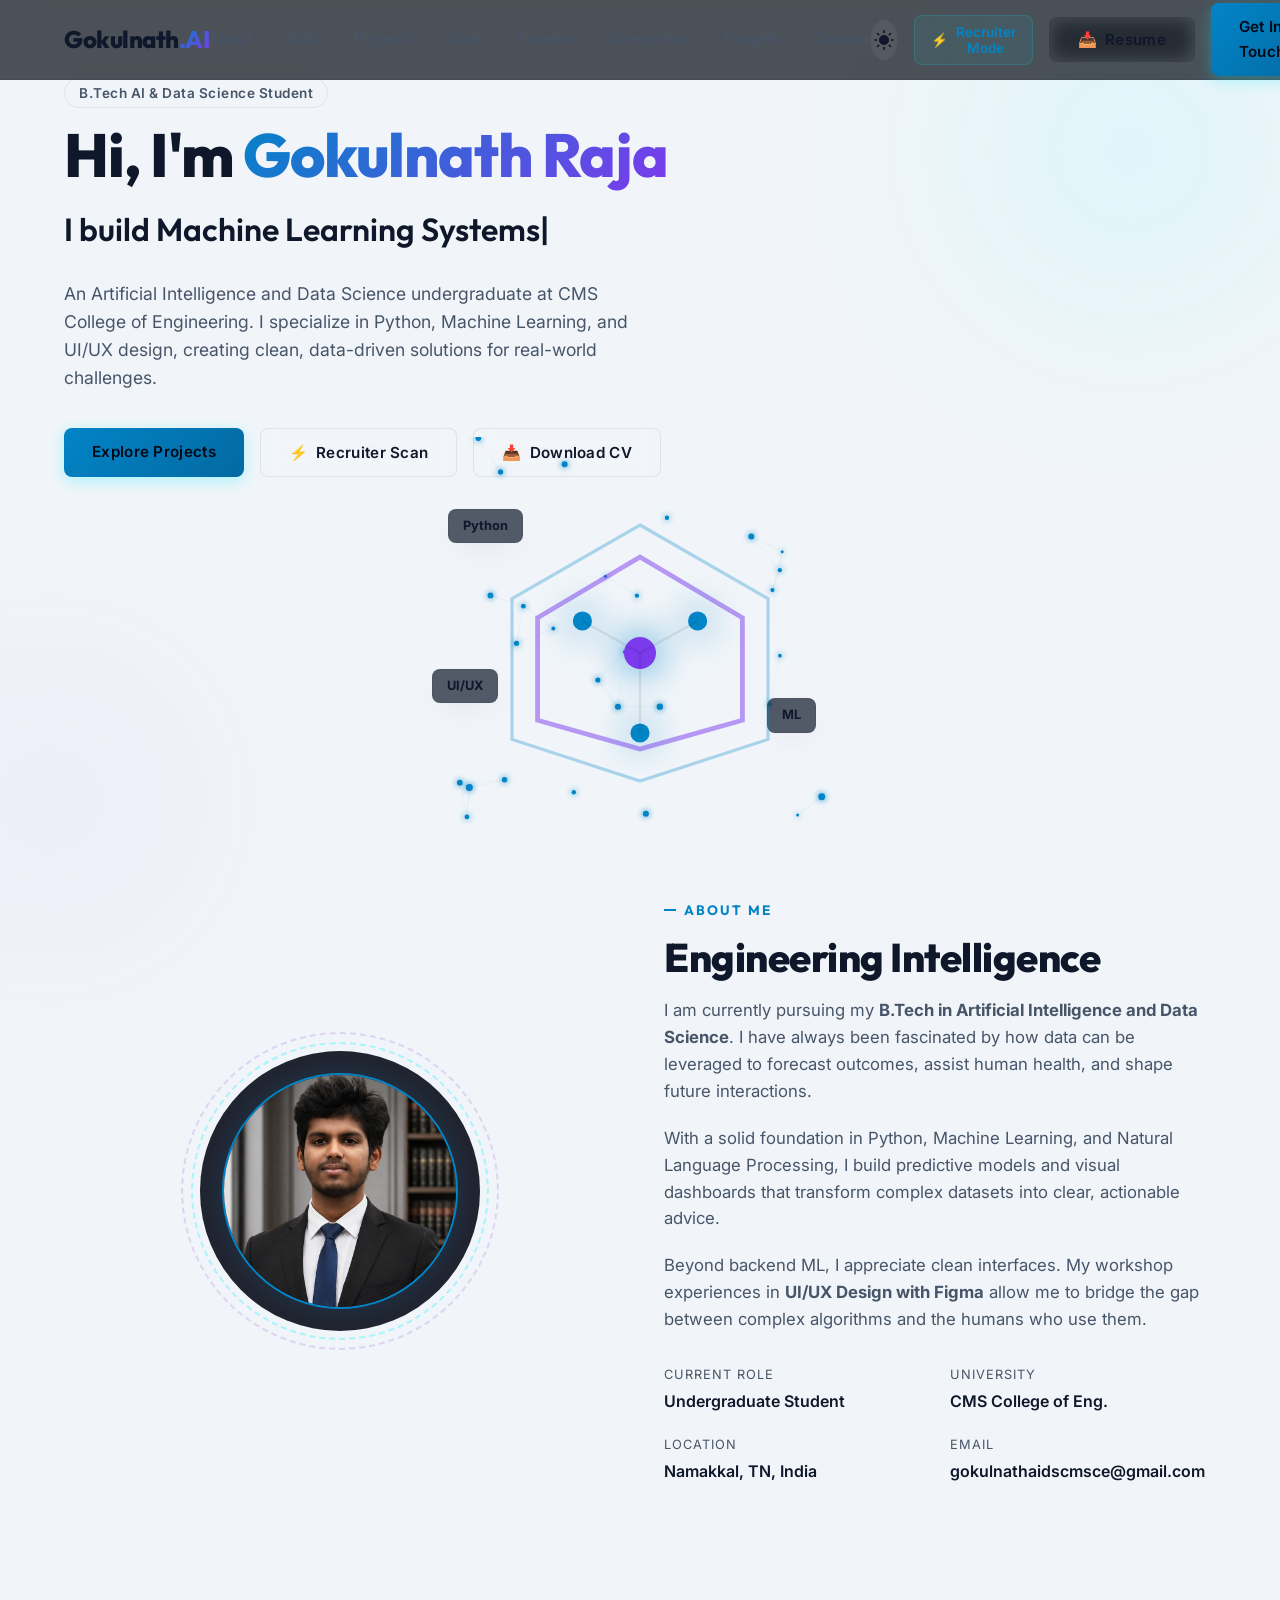
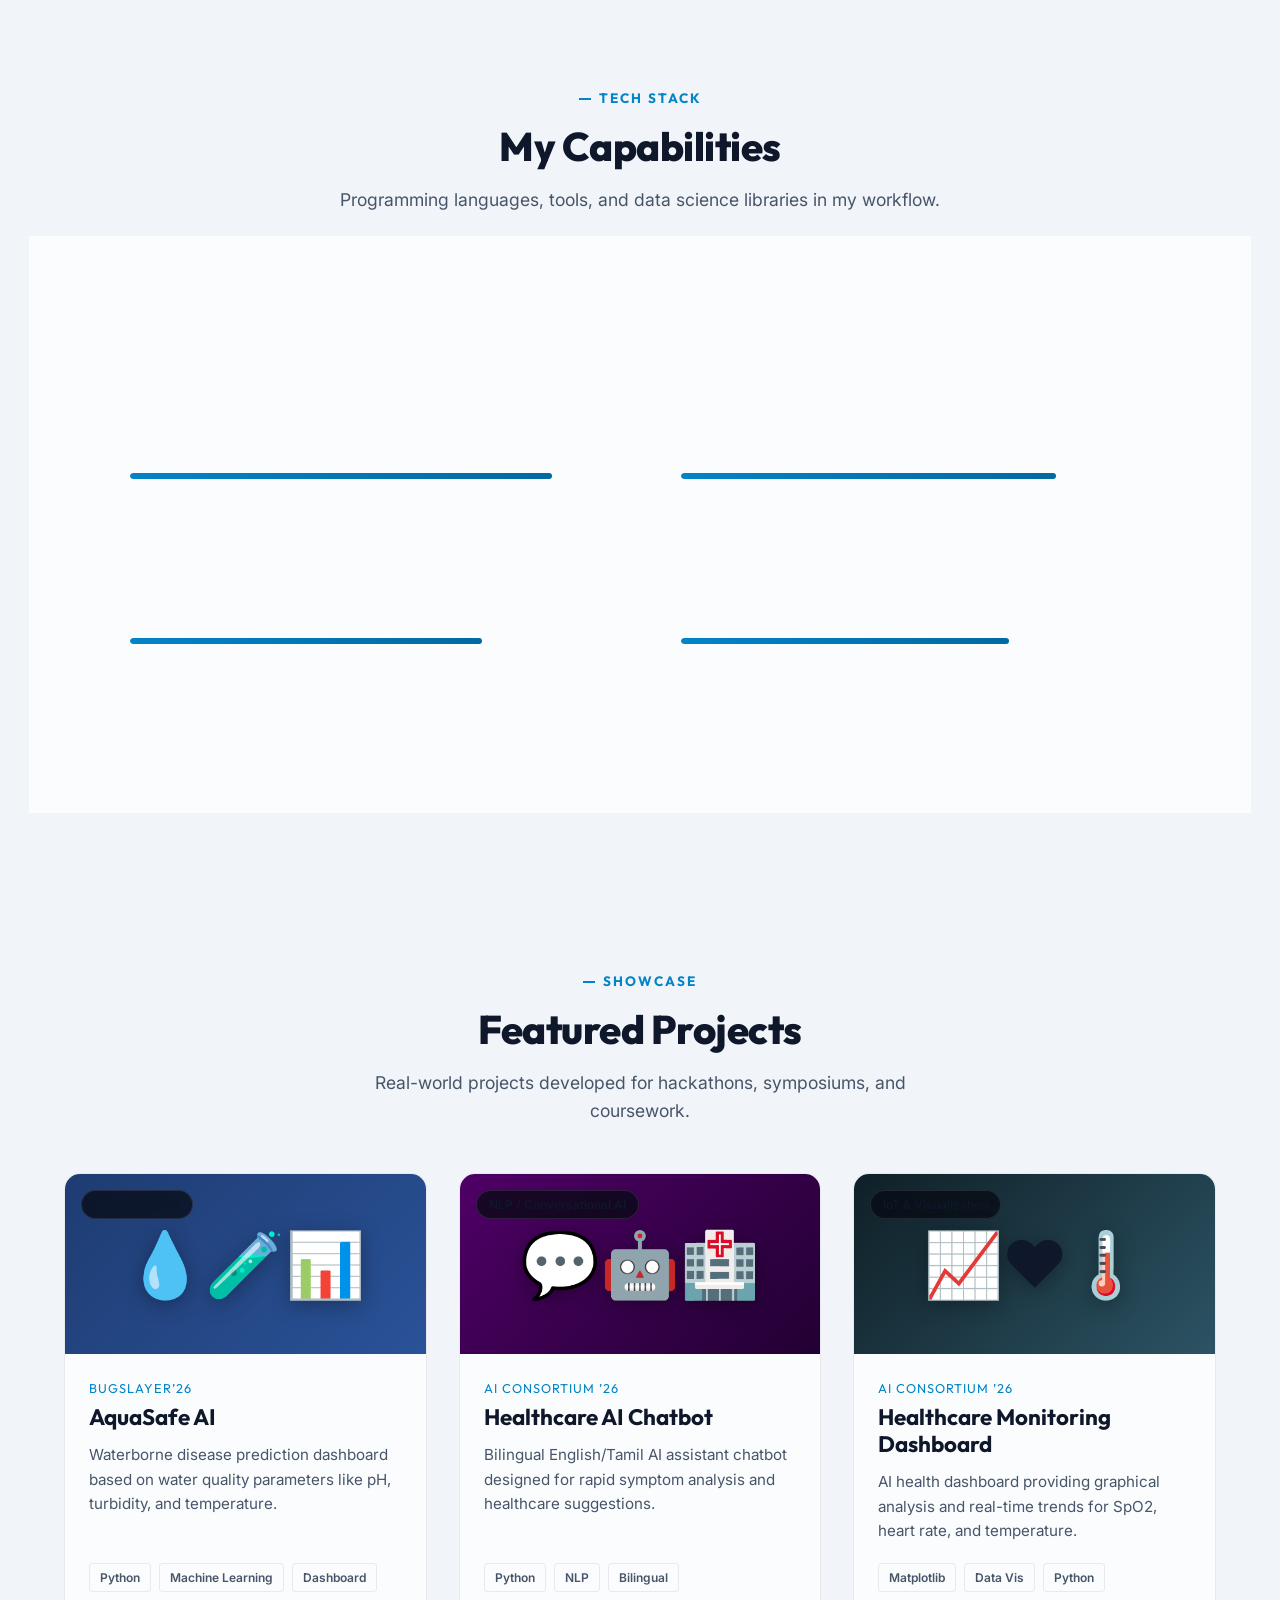
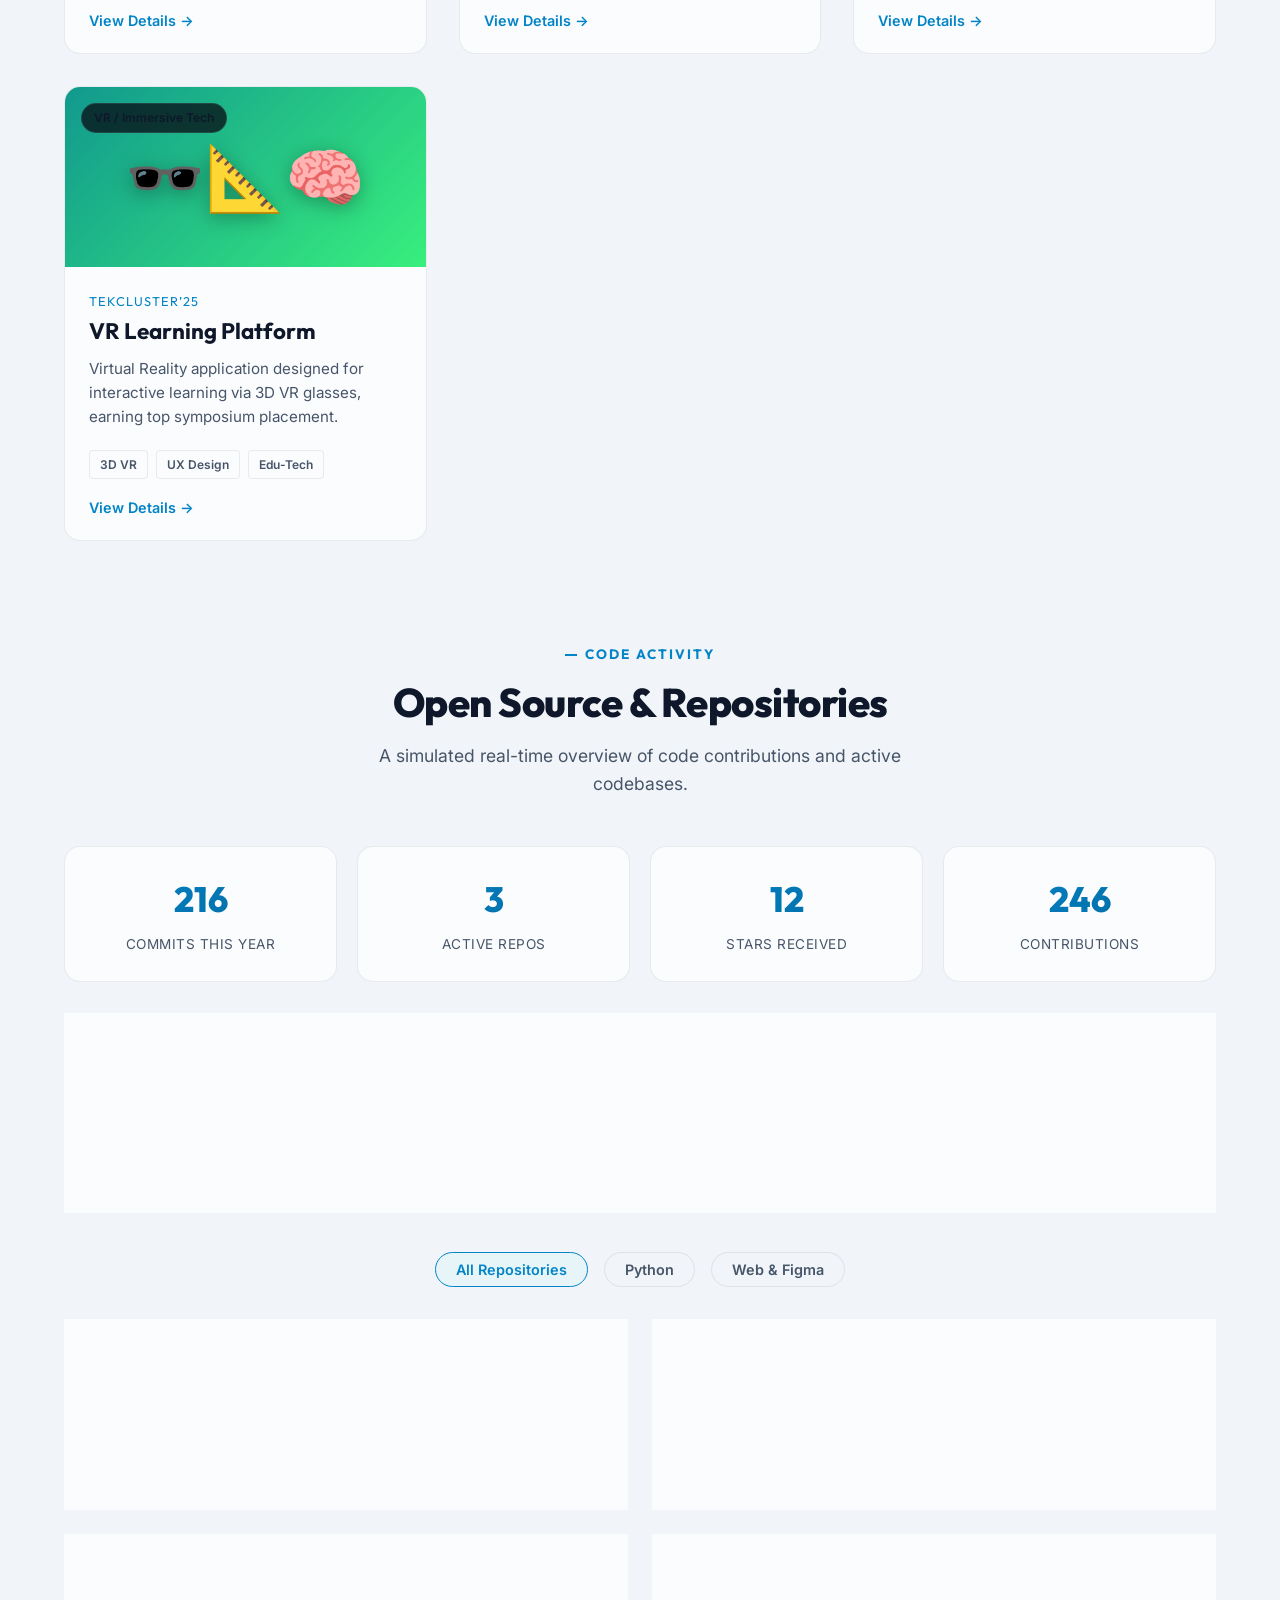
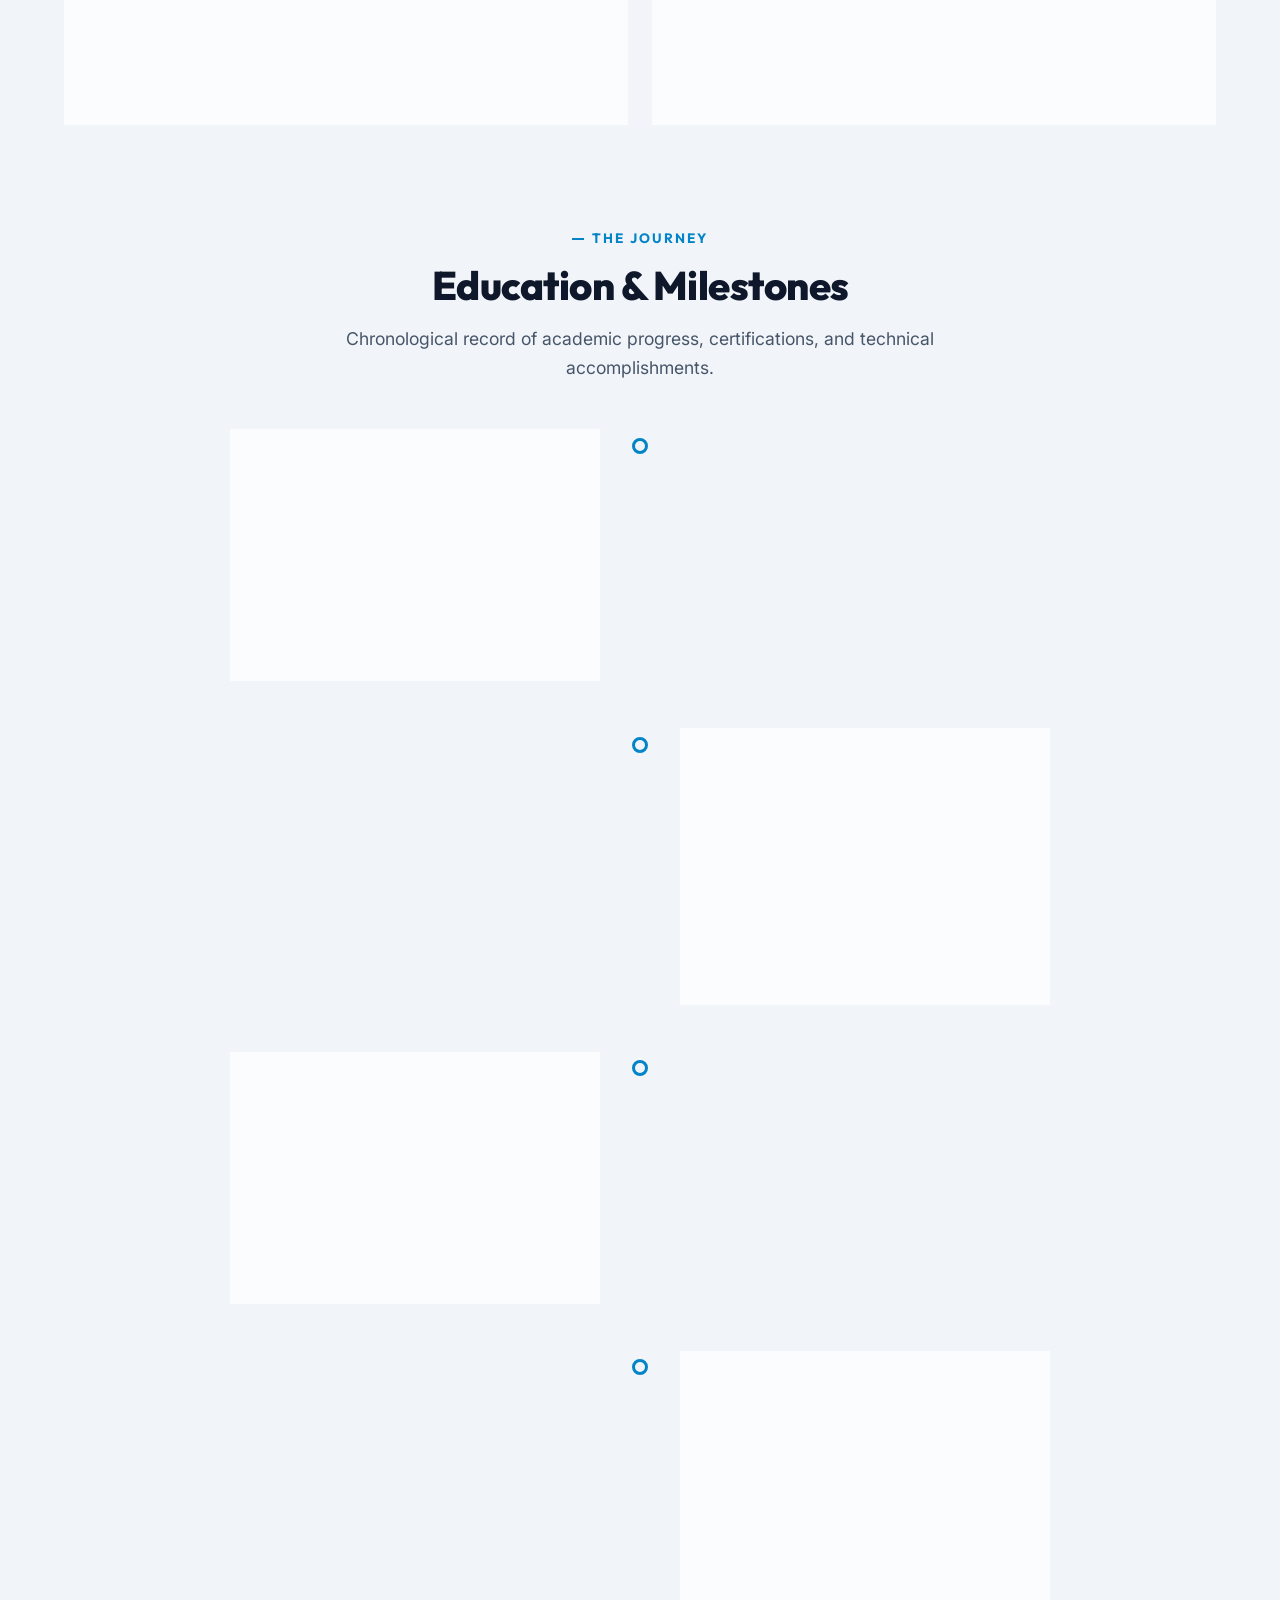
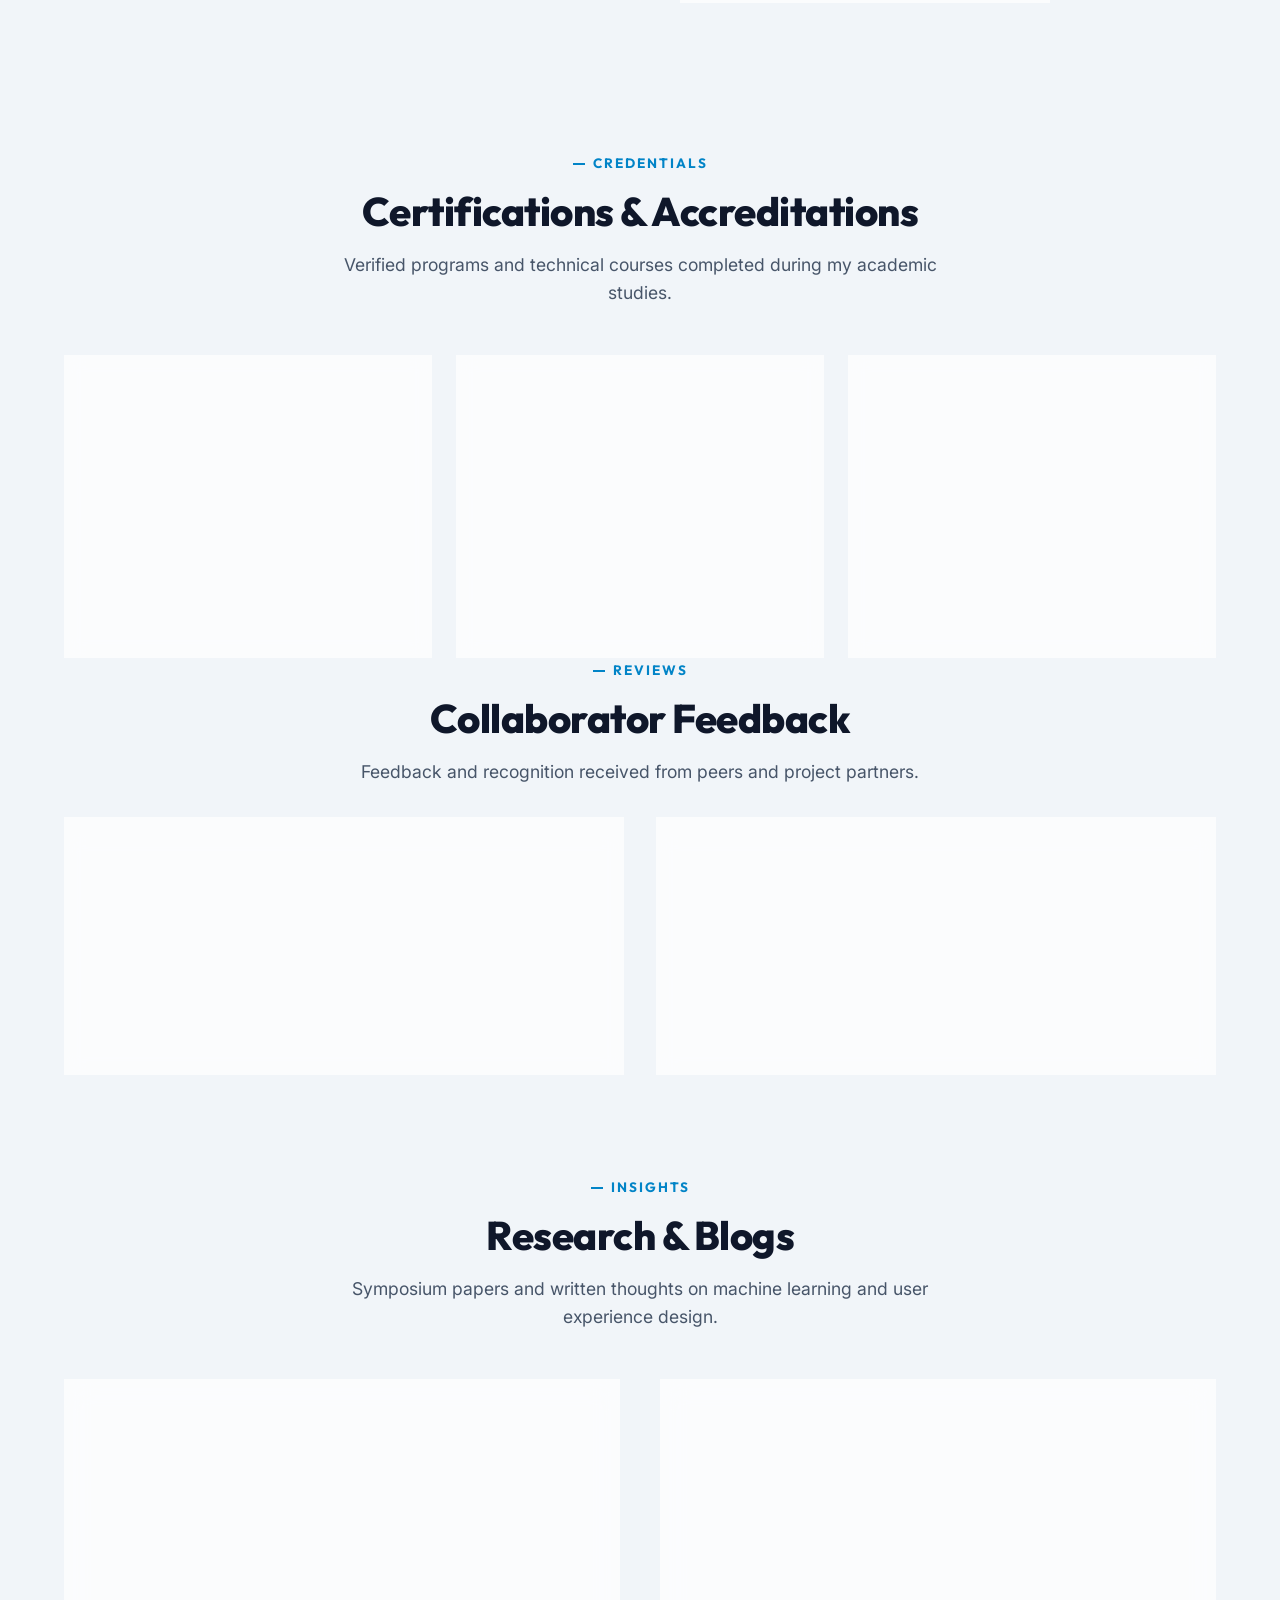
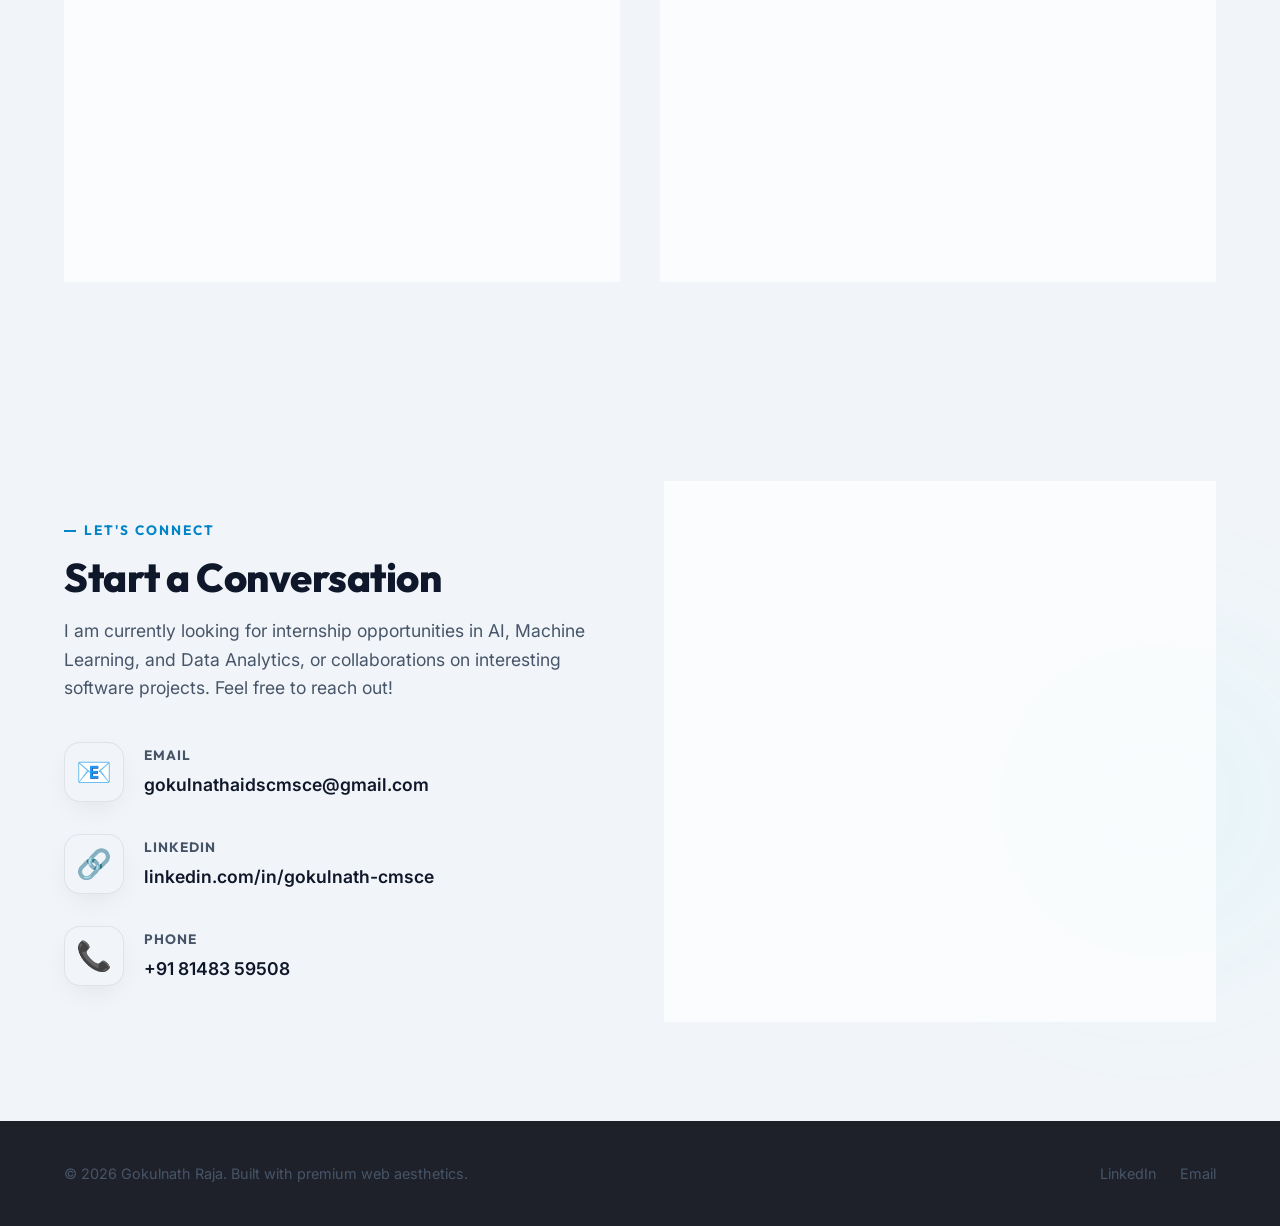
<file: index.html>
<!DOCTYPE html>
<html lang="en">
<head>
    <meta charset="UTF-8">
    <meta name="viewport" content="width=device-width, initial-scale=1.0">
    <title>Gokulnath Raja | AI & Data Science Portfolio</title>
    <meta name="description" content="Portfolio of Gokulnath Raja, a passionate B.Tech student in Artificial Intelligence and Data Science at CMS College of Engineering. Specialized in Python, Machine Learning, and UI/UX design.">
    <!-- Google Fonts: Outfit and Inter -->
    <link rel="preconnect" href="https://fonts.googleapis.com">
    <link rel="preconnect" href="https://fonts.gstatic.com" crossorigin>
    <link href="https://fonts.googleapis.com/css2?family=Inter:wght@300;400;500;600;700&family=Outfit:wght@300;400;500;600;700;800&display=swap" rel="stylesheet">
    <link rel="stylesheet" href="style.css">
</head>
<body>
    <!-- Background Glowing Orbs -->
    <div class="orb orb-1"></div>
    <div class="orb orb-2"></div>
    <div class="orb orb-3"></div>

    <!-- Header Navigation -->
    <header class="navbar" id="main-header">
        <div class="nav-container">
            <a href="#hero" class="nav-logo" id="logo-link">Gokulnath<span class="gradient-text">.AI</span></a>
            
            <nav class="nav-menu" id="nav-menu">
                <a href="#about" class="nav-link">About</a>
                <a href="#skills" class="nav-link">Skills</a>
                <a href="#projects" class="nav-link">Projects</a>
                <a href="#github-showcase" class="nav-link">Code</a>
                <a href="#timeline" class="nav-link">Timeline</a>
                <a href="#certificates" class="nav-link">Credentials</a>
                <a href="#insights" class="nav-link">Insights</a>
                <a href="#contact" class="nav-link">Contact</a>
            </nav>

            <div class="nav-actions">
                <button class="theme-toggle-btn" id="theme-toggle" aria-label="Toggle light/dark theme" title="Toggle Light/Dark Theme">
                    <svg class="moon-icon" viewBox="0 0 24 24" fill="none" stroke="currentColor" stroke-width="2" stroke-linecap="round" stroke-linejoin="round">
                        <path d="M21 12.79A9 9 0 1 1 11.21 3 7 7 0 0 0 21 12.79z"></path>
                    </svg>
                    <svg class="sun-icon" viewBox="0 0 24 24" fill="none" stroke="currentColor" stroke-width="2" stroke-linecap="round" stroke-linejoin="round">
                        <circle cx="12" cy="12" r="5"></circle>
                        <line x1="12" y1="1" x2="12" y2="3"></line>
                        <line x1="12" y1="21" x2="12" y2="23"></line>
                        <line x1="4.22" y1="4.22" x2="5.64" y2="5.64"></line>
                        <line x1="18.36" y1="18.36" x2="19.78" y2="19.78"></line>
                        <line x1="1" y1="12" x2="3" y2="12"></line>
                        <line x1="21" y1="12" x2="23" y2="12"></line>
                        <line x1="4.22" y1="19.78" x2="5.64" y2="18.36"></line>
                        <line x1="18.36" y1="5.64" x2="19.78" y2="4.22"></line>
                    </svg>
                </button>
                <button class="recruiter-toggle-btn" id="recruiter-toggle" aria-label="Toggle Recruiter Mode" title="Switch to Recruiter Quick Scan Mode">
                    <span class="toggle-icon">⚡</span>
                    <span class="toggle-text">Recruiter Mode</span>
                </button>
                <button class="btn-secondary nav-cv-btn" id="download-cv-btn" title="Print/Download Professional Resume">
                    <span class="btn-icon">📥</span> Resume
                </button>
                <a href="mailto:gokulnathaidscmsce@gmail.com" class="nav-cta btn-primary" id="header-contact-btn">Get In Touch</a>
            </div>
            
            <button class="mobile-menu-toggle" id="mobile-toggle" aria-label="Toggle navigation menu">
                <span class="hamburger"></span>
            </button>
        </div>
    </header>
 
    <!-- Mobile Navigation Drawer -->
    <div class="mobile-nav" id="mobile-nav">
        <a href="#about" class="mobile-link">About</a>
        <a href="#skills" class="mobile-link">Skills</a>
        <a href="#projects" class="mobile-link">Projects</a>
        <a href="#github-showcase" class="mobile-link">Code</a>
        <a href="#timeline" class="mobile-link">Timeline</a>
        <a href="#certificates" class="mobile-link">Credentials</a>
        <a href="#insights" class="mobile-link">Insights</a>
        <a href="#contact" class="mobile-link">Contact</a>
        <div class="mobile-actions">
            <button class="btn-secondary w-full text-center" id="theme-toggle-mobile" style="margin-bottom: 12px; gap: 8px;">
                <span class="toggle-icon">🌓</span> Toggle Theme
            </button>
            <button class="recruiter-toggle-btn w-full mb-12" id="recruiter-toggle-mobile" style="margin-bottom: 12px; justify-content: center;">
                <span class="toggle-icon">⚡</span>
                <span class="toggle-text">Recruiter Mode</span>
            </button>
            <button class="btn-secondary w-full text-center" id="download-cv-btn-mobile">
                <span class="btn-icon">📥</span> Download Resume
            </button>
        </div>
    </div>

    <!-- Main Content -->
    <main>
        <!-- Hero Section -->
        <section id="hero" class="hero-section">
            <div class="container hero-container">
                <div class="hero-content">
                    <div class="badge-container">
                        <span class="hero-badge">B.Tech AI & Data Science Student</span>
                    </div>
                    <h1 class="hero-title">
                        Hi, I'm <span class="gradient-text">Gokulnath Raja</span>
                    </h1>
                    <h2 class="hero-subtitle">
                        I build <span id="typewriter-text" class="cursor"></span>
                    </h2>
                    <p class="hero-description">
                        An Artificial Intelligence and Data Science undergraduate at CMS College of Engineering. I specialize in Python, Machine Learning, and UI/UX design, creating clean, data-driven solutions for real-world challenges.
                    </p>
                    <div class="hero-ctas">
                        <a href="#projects" class="btn-primary" id="hero-projects-btn">Explore Projects</a>
                        <button class="btn-secondary" id="hero-recruiter-btn">
                            <span class="btn-icon">⚡</span> Recruiter Scan
                        </button>
                        <button class="btn-secondary" id="hero-download-cv-btn">
                            <span class="btn-icon">📥</span> Download CV
                        </button>
                    </div>
                </div>
                <div class="hero-visual">
                    <div class="hex-grid-container">
                        <canvas id="hero-particles"></canvas>
                        <svg class="hex-grid-svg" viewBox="0 0 100 100" fill="none">
                            <polygon points="50,15 90,38 90,82 50,95 10,82 10,38" class="hex-outer" />
                            <polygon points="50,25 82,44 82,76 50,85 18,76 18,44" class="hex-inner" />
                            <!-- Floating Data Nodes inside Hexagon -->
                            <circle cx="50" cy="55" r="4" class="node central-node" />
                            <circle cx="32" cy="45" r="3" class="node node-1" />
                            <circle cx="68" cy="45" r="3" class="node node-2" />
                            <circle cx="50" cy="80" r="3" class="node node-3" />
                            <line x1="50" y1="55" x2="32" y2="45" class="data-link" />
                            <line x1="50" y1="55" x2="68" y2="45" class="data-link" />
                            <line x1="50" y1="55" x2="50" y2="80" class="data-link" />
                        </svg>
                        <div class="floating-tech-badge badge-python">Python</div>
                        <div class="floating-tech-badge badge-ml">ML</div>
                        <div class="floating-tech-badge badge-ui">UI/UX</div>
                    </div>
                </div>
            </div>
        </section>

        <!-- Recruiter Dashboard (Highlighted in Recruiter Mode) -->
        <section id="recruiter-dashboard" class="dashboard-section hidden-by-default">
            <div class="container">
                <div class="section-header center">
                    <span class="section-tag glow">Recruiter Quick-Scan</span>
                    <h2 class="section-title">Professional Overview</h2>
                    <p class="section-subtitle">Key metrics and highlights compiled for quick evaluation.</p>
                </div>
                <div class="dashboard-grid">
                    <div class="dashboard-card">
                        <div class="card-icon-wrapper">🎓</div>
                        <h3>Education</h3>
                        <p class="highlight">B.Tech in AI & Data Science</p>
                        <p class="detail">CMS College of Engineering (2024-2028)</p>
                    </div>
                    <div class="dashboard-card">
                        <div class="card-icon-wrapper">📜</div>
                        <h3>Core Credential</h3>
                        <p class="highlight">Python for Data Science</p>
                        <p class="detail">Certified by IIT Madras (NPTEL)</p>
                    </div>
                    <div class="dashboard-card">
                        <div class="card-icon-wrapper">💻</div>
                        <h3>Key Projects</h3>
                        <p class="highlight">4 Completed Systems</p>
                        <p class="detail">Focused on Predictive ML, Health-Tech & VR</p>
                    </div>
                    <div class="dashboard-card">
                        <div class="card-icon-wrapper">🛠️</div>
                        <h3>Stack Strength</h3>
                        <p class="highlight">Python, ML, Figma, C++</p>
                        <p class="detail">Data analysis with Pandas & NumPy</p>
                    </div>
                </div>

                <!-- Recruiter Quick Stats & Skills Comparison -->
                <div class="recruiter-details-grid">
                    <div class="recruiter-details-card">
                        <h3>Match Matrix</h3>
                        <div class="match-matrix-row">
                            <span class="matrix-label">Python & Data Analytics</span>
                            <div class="matrix-meter-bg"><div class="matrix-meter-fill fill-90"></div></div>
                            <span class="matrix-percentage">90%</span>
                        </div>
                        <div class="match-matrix-row">
                            <span class="matrix-label">Predictive ML Modeling</span>
                            <div class="matrix-meter-bg"><div class="matrix-meter-fill fill-75"></div></div>
                            <span class="matrix-percentage">75%</span>
                        </div>
                        <div class="match-matrix-row">
                            <span class="matrix-label">UI/UX Wireframing & Prototyping</span>
                            <div class="matrix-meter-bg"><div class="matrix-meter-fill fill-80"></div></div>
                            <span class="matrix-percentage">80%</span>
                        </div>
                        <div class="match-matrix-row">
                            <span class="matrix-label">Systems Design (C/C++)</span>
                            <div class="matrix-meter-bg"><div class="matrix-meter-fill fill-70"></div></div>
                            <span class="matrix-percentage">70%</span>
                        </div>
                    </div>
                    <div class="recruiter-details-card">
                        <h3>Quick Candidate Profile</h3>
                        <ul class="candidate-bullets">
                            <li><strong>Core Competency:</strong> Bridging ML algorithms with visually polished user experiences.</li>
                            <li><strong>Target Roles:</strong> AI Developer Intern, Data Analyst Intern, Frontend UI/UX Developer.</li>
                            <li><strong>Academic Excellence:</strong> Active symposium participant; technical paper presenter on Virtual Reality.</li>
                            <li><strong>Collaboration:</strong> Proven team coordination in hackathons (Bugslayer'26, AI Consortium).</li>
                        </ul>
                    </div>
                </div>

                <div class="recruiter-actions">
                    <a href="mailto:gokulnathaidscmsce@gmail.com" class="btn-primary">
                        <span class="btn-icon">📧</span> Contact Gokulnath
                    </a>
                    <a href="https://linkedin.com/in/gokulnath-cmsce" target="_blank" rel="noopener noreferrer" class="btn-secondary">
                        <span class="btn-icon">🔗</span> LinkedIn Profile
                    </a>
                    <button class="btn-secondary" id="recruiter-download-cv">
                        <span class="btn-icon">📥</span> Download PDF Resume
                    </button>
                    <button class="btn-text-link" id="exit-recruiter-mode">
                        Exit Recruiter Mode
                    </button>
                </div>
            </div>
        </section>

        <!-- About Me Section -->
        <section id="about" class="about-section scroll-reveal">
            <div class="container grid-2">
                <div class="about-visual">
                    <div class="image-wrapper">
                        <!-- High-tech Profile Photo with rotating rings -->
                        <div class="abstract-avatar">
                            <div class="avatar-ring-1"></div>
                            <div class="avatar-ring-2"></div>
                            <img src="profile.jpg" alt="Gokulnath Raja" class="avatar-img">
                        </div>
                    </div>
                </div>
                <div class="about-content">
                    <span class="section-tag">About Me</span>
                    <h2 class="section-title">Engineering Intelligence</h2>
                    <p class="about-text">
                        I am currently pursuing my <strong>B.Tech in Artificial Intelligence and Data Science</strong>. I have always been fascinated by how data can be leveraged to forecast outcomes, assist human health, and shape future interactions. 
                    </p>
                    <p class="about-text">
                        With a solid foundation in Python, Machine Learning, and Natural Language Processing, I build predictive models and visual dashboards that transform complex datasets into clear, actionable advice.
                    </p>
                    <p class="about-text">
                        Beyond backend ML, I appreciate clean interfaces. My workshop experiences in <strong>UI/UX Design with Figma</strong> allow me to bridge the gap between complex algorithms and the humans who use them.
                    </p>
                    
                    <div class="personal-info-grid">
                        <div class="info-item">
                            <span class="info-label">Current Role</span>
                            <span class="info-value">Undergraduate Student</span>
                        </div>
                        <div class="info-item">
                            <span class="info-label">University</span>
                            <span class="info-value">CMS College of Eng.</span>
                        </div>
                        <div class="info-item">
                            <span class="info-label">Location</span>
                            <span class="info-value">Namakkal, TN, India</span>
                        </div>
                        <div class="info-item">
                            <span class="info-label">Email</span>
                            <span class="info-value">gokulnathaidscmsce@gmail.com</span>
                        </div>
                    </div>
                </div>
            </div>
        </section>

        <!-- Skills Section -->
        <section id="skills" class="skills-section scroll-reveal">
            <div class="container">
                <div class="section-header center">
                    <span class="section-tag">Tech Stack</span>
                    <h2 class="section-title">My Capabilities</h2>
                    <p class="section-subtitle">Programming languages, tools, and data science libraries in my workflow.</p>
                </div>
                
                <div class="skills-tab-container">
                    <div class="skills-tabs">
                        <button class="tab-btn active" data-tab="languages">Languages</button>
                        <button class="tab-btn" data-tab="data-science">Data Science</button>
                        <button class="tab-btn" data-tab="tools">Tools & Methods</button>
                    </div>

                    <div class="tab-content active" id="languages">
                        <div class="skills-grid">
                            <div class="skill-card">
                                <div class="skill-info">
                                    <span class="skill-name">Python</span>
                                    <span class="skill-percentage">90%</span>
                                </div>
                                <div class="skill-bar-outer"><div class="skill-bar-inner" style="width: 90%;"></div></div>
                                <p class="skill-desc">Primary language for ML modeling, scripting, and data manipulation.</p>
                            </div>
                            <div class="skill-card">
                                <div class="skill-info">
                                    <span class="skill-name">HTML/CSS</span>
                                    <span class="skill-percentage">80%</span>
                                </div>
                                <div class="skill-bar-outer"><div class="skill-bar-inner" style="width: 80%;"></div></div>
                                <p class="skill-desc">Building accessible, responsive web interfaces and dashboards.</p>
                            </div>
                            <div class="skill-card">
                                <div class="skill-info">
                                    <span class="skill-name">UI/UX Design</span>
                                    <span class="skill-percentage">75%</span>
                                </div>
                                <div class="skill-bar-outer"><div class="skill-bar-inner" style="width: 75%;"></div></div>
                                <p class="skill-desc">Creating layouts, user flows, and wireframes in Figma.</p>
                            </div>
                            <div class="skill-card">
                                <div class="skill-info">
                                    <span class="skill-name">C++</span>
                                    <span class="skill-percentage">70%</span>
                                </div>
                                <div class="skill-bar-outer"><div class="skill-bar-inner" style="width: 70%;"></div></div>
                                <p class="skill-desc">Fundamental programming, object-oriented concepts, and structures.</p>
                            </div>
                        </div>
                    </div>

                    <div class="tab-content" id="data-science">
                        <div class="skills-grid">
                            <div class="skill-card">
                                <div class="skill-info">
                                    <span class="skill-name">Pandas</span>
                                    <span class="skill-percentage">85%</span>
                                </div>
                                <div class="skill-bar-outer"><div class="skill-bar-inner" style="width: 85%;"></div></div>
                                <p class="skill-desc">Data scrubbing, transformation, and structural manipulation.</p>
                            </div>
                            <div class="skill-card">
                                <div class="skill-info">
                                    <span class="skill-name">NumPy</span>
                                    <span class="skill-percentage">80%</span>
                                </div>
                                <div class="skill-bar-outer"><div class="skill-bar-inner" style="width: 80%;"></div></div>
                                <p class="skill-desc">Mathematical computations, matrix arrays, and linear algebra.</p>
                            </div>
                            <div class="skill-card">
                                <div class="skill-info">
                                    <span class="skill-name">Matplotlib</span>
                                    <span class="skill-percentage">75%</span>
                                </div>
                                <div class="skill-bar-outer"><div class="skill-bar-inner" style="width: 75%;"></div></div>
                                <p class="skill-desc">Plotting graphs, charts, and custom data visualizations.</p>
                            </div>
                            <div class="skill-card">
                                <div class="skill-info">
                                    <span class="skill-name">Machine Learning</span>
                                    <span class="skill-percentage">75%</span>
                                </div>
                                <div class="skill-bar-outer"><div class="skill-bar-inner" style="width: 75%;"></div></div>
                                <p class="skill-desc">Classification, regression, and model preprocessing concepts.</p>
                            </div>
                        </div>
                    </div>

                    <div class="tab-content" id="tools">
                        <div class="skills-grid">
                            <div class="skill-card">
                                <div class="skill-info">
                                    <span class="skill-name">Figma</span>
                                    <span class="skill-percentage">80%</span>
                                </div>
                                <div class="skill-bar-outer"><div class="skill-bar-inner" style="width: 80%;"></div></div>
                                <p class="skill-desc">High-fidelity prototype designs, wireframes, and UI mockups.</p>
                            </div>
                            <div class="skill-card">
                                <div class="skill-info">
                                    <span class="skill-name">Git & GitHub</span>
                                    <span class="skill-percentage">75%</span>
                                </div>
                                <div class="skill-bar-outer"><div class="skill-bar-inner" style="width: 75%;"></div></div>
                                <p class="skill-desc">Version control, branch management, and collaborative development.</p>
                            </div>
                            <div class="skill-card">
                                <div class="skill-info">
                                    <span class="skill-name">VS Code / Eclipse</span>
                                    <span class="skill-percentage">85%</span>
                                </div>
                                <div class="skill-bar-outer"><div class="skill-bar-inner" style="width: 85%;"></div></div>
                                <p class="skill-desc">Primary IDEs for development, linting, and debugging.</p>
                            </div>
                        </div>
                    </div>
                </div>
            </div>
        </section>

        <!-- Projects Section -->
        <section id="projects" class="projects-section scroll-reveal">
            <div class="container">
                <div class="section-header center">
                    <span class="section-tag">Showcase</span>
                    <h2 class="section-title">Featured Projects</h2>
                    <p class="section-subtitle">Real-world projects developed for hackathons, symposiums, and coursework.</p>
                </div>
                
                <div class="projects-grid">
                    <!-- Project 1: AquaSafe AI -->
                    <article class="project-card" data-project="aquasafe">
                        <div class="project-img-wrapper">
                            <div class="project-img-fallback p1-gradient">
                                <span class="project-badge-top">ML & Analytics</span>
                                <div class="project-graphic">💧🧪📊</div>
                            </div>
                        </div>
                        <div class="project-info-summary">
                            <span class="project-org">Bugslayer’26</span>
                            <h3 class="project-card-title">AquaSafe AI</h3>
                            <p class="project-card-desc">Waterborne disease prediction dashboard based on water quality parameters like pH, turbidity, and temperature.</p>
                            <div class="project-tags">
                                <span class="p-tag">Python</span>
                                <span class="p-tag">Machine Learning</span>
                                <span class="p-tag">Dashboard</span>
                            </div>
                            <button class="btn-text" aria-haspopup="dialog" aria-controls="modal-aquasafe">View Details &rarr;</button>
                        </div>
                    </article>

                    <!-- Project 2: Healthcare AI Chatbot -->
                    <article class="project-card" data-project="chatbot">
                        <div class="project-img-wrapper">
                            <div class="project-img-fallback p2-gradient">
                                <span class="project-badge-top">NLP / Conversational AI</span>
                                <div class="project-graphic">💬🤖🏥</div>
                            </div>
                        </div>
                        <div class="project-info-summary">
                            <span class="project-org">AI Consortium ’26</span>
                            <h3 class="project-card-title">Healthcare AI Chatbot</h3>
                            <p class="project-card-desc">Bilingual English/Tamil AI assistant chatbot designed for rapid symptom analysis and healthcare suggestions.</p>
                            <div class="project-tags">
                                <span class="p-tag">Python</span>
                                <span class="p-tag">NLP</span>
                                <span class="p-tag">Bilingual</span>
                            </div>
                            <button class="btn-text" aria-haspopup="dialog" aria-controls="modal-chatbot">View Details &rarr;</button>
                        </div>
                    </article>

                    <!-- Project 3: Healthcare Monitoring Dashboard -->
                    <article class="project-card" data-project="monitoring">
                        <div class="project-img-wrapper">
                            <div class="project-img-fallback p3-gradient">
                                <span class="project-badge-top">IoT & Visualization</span>
                                <div class="project-graphic">📈❤️🌡️</div>
                            </div>
                        </div>
                        <div class="project-info-summary">
                            <span class="project-org">AI Consortium ’26</span>
                            <h3 class="project-card-title">Healthcare Monitoring Dashboard</h3>
                            <p class="project-card-desc">AI health dashboard providing graphical analysis and real-time trends for SpO2, heart rate, and temperature.</p>
                            <div class="project-tags">
                                <span class="p-tag">Matplotlib</span>
                                <span class="p-tag">Data Vis</span>
                                <span class="p-tag">Python</span>
                            </div>
                            <button class="btn-text" aria-haspopup="dialog" aria-controls="modal-monitoring">View Details &rarr;</button>
                        </div>
                    </article>

                    <!-- Project 4: VR Platform -->
                    <article class="project-card" data-project="vr-learning">
                        <div class="project-img-wrapper">
                            <div class="project-img-fallback p4-gradient">
                                <span class="project-badge-top">VR / Immersive Tech</span>
                                <div class="project-graphic">🕶️📐🧠</div>
                            </div>
                        </div>
                        <div class="project-info-summary">
                            <span class="project-org">TEKCLUSTER’25</span>
                            <h3 class="project-card-title">VR Learning Platform</h3>
                            <p class="project-card-desc">Virtual Reality application designed for interactive learning via 3D VR glasses, earning top symposium placement.</p>
                            <div class="project-tags">
                                <span class="p-tag">3D VR</span>
                                <span class="p-tag">UX Design</span>
                                <span class="p-tag">Edu-Tech</span>
                            </div>
                            <button class="btn-text" aria-haspopup="dialog" aria-controls="modal-vr-learning">View Details &rarr;</button>
                        </div>
                    </article>
                </div>
            </div>
        </section>

        <!-- GitHub Showcase Section -->
        <section id="github-showcase" class="github-section scroll-reveal">
            <div class="container">
                <div class="section-header center">
                    <span class="section-tag">Code Activity</span>
                    <h2 class="section-title">Open Source & Repositories</h2>
                    <p class="section-subtitle">A simulated real-time overview of code contributions and active codebases.</p>
                </div>

                <!-- GitHub Stats Summary Grid -->
                <div class="github-stats-grid">
                    <div class="git-stat-card">
                        <span class="git-stat-num" id="git-commits">342</span>
                        <span class="git-stat-label">Commits This Year</span>
                    </div>
                    <div class="git-stat-card">
                        <span class="git-stat-num" id="git-repos">4</span>
                        <span class="git-stat-label">Active Repos</span>
                    </div>
                    <div class="git-stat-card">
                        <span class="git-stat-num" id="git-stars">18</span>
                        <span class="git-stat-label">Stars Received</span>
                    </div>
                    <div class="git-stat-card">
                        <span class="git-stat-num" id="git-contribs">428</span>
                        <span class="git-stat-label">Contributions</span>
                    </div>
                </div>

                <!-- Contribution Calendar widget -->
                <div class="contrib-calendar-wrapper">
                    <div class="calendar-header">
                        <h4>Contribution Calendar (2025-2026)</h4>
                        <div class="calendar-legend">
                            <span>Less</span>
                            <span class="legend-box lvl-0"></span>
                            <span class="legend-box lvl-1"></span>
                            <span class="legend-box lvl-2"></span>
                            <span class="legend-box lvl-3"></span>
                            <span class="legend-box lvl-4"></span>
                            <span>More</span>
                        </div>
                    </div>
                    <div class="calendar-scroll-container">
                        <div class="calendar-grid" id="calendar-grid">
                            <!-- Populated dynamically via JS -->
                        </div>
                    </div>
                </div>

                <!-- Repository Tabs Filter -->
                <div class="repo-filter-container">
                    <div class="repo-tabs">
                        <button class="repo-tab-btn active" data-repo-filter="all">All Repositories</button>
                        <button class="repo-tab-btn" data-repo-filter="python">Python</button>
                        <button class="repo-tab-btn" data-repo-filter="web">Web & Figma</button>
                    </div>

                    <div class="repo-grid" id="repo-grid">
                        <!-- Repo 1: aquasafe-ai -->
                        <div class="repo-card" data-repo-lang="python">
                            <div class="repo-card-header">
                                <span class="repo-icon">📁</span>
                                <h4 class="repo-name"><a href="https://github.com/gokulnath-cmsce/aquasafe-ai" target="_blank" rel="noopener noreferrer">aquasafe-ai</a></h4>
                                <span class="repo-badge-status">Public</span>
                            </div>
                            <p class="repo-desc">ML model and analytics dashboard for water purity classification and waterborne disease forecasting based on pH and turbidity parameters.</p>
                            <div class="repo-footer">
                                <span class="repo-lang"><span class="repo-lang-indicator python"></span>Python</span>
                                <span class="repo-stat">⭐ 6</span>
                                <span class="repo-stat">🍴 2</span>
                            </div>
                        </div>

                        <!-- Repo 2: healthcare-ai-chatbot -->
                        <div class="repo-card" data-repo-lang="python">
                            <div class="repo-card-header">
                                <span class="repo-icon">📁</span>
                                <h4 class="repo-name"><a href="https://github.com/gokulnath-cmsce/healthcare-ai-chatbot" target="_blank" rel="noopener noreferrer">healthcare-ai-chatbot</a></h4>
                                <span class="repo-badge-status">Public</span>
                            </div>
                            <p class="repo-desc">Bilingual English/Tamil text triage bot using NLP techniques for rapid diagnostic keyword matching and localized self-care recommendations.</p>
                            <div class="repo-footer">
                                <span class="repo-lang"><span class="repo-lang-indicator python"></span>Python</span>
                                <span class="repo-stat">⭐ 5</span>
                                <span class="repo-stat">🍴 1</span>
                            </div>
                        </div>

                        <!-- Repo 3: healthcare-monitoring-dashboard -->
                        <div class="repo-card" data-repo-lang="python">
                            <div class="repo-card-header">
                                <span class="repo-icon">📁</span>
                                <h4 class="repo-name"><a href="https://github.com/gokulnath-cmsce/healthcare-monitoring-dashboard" target="_blank" rel="noopener noreferrer">healthcare-monitoring-dashboard</a></h4>
                                <span class="repo-badge-status">Public</span>
                            </div>
                            <p class="repo-desc">Data visualization suite rendering real-time graphs for biometric sensor data feeds (oxygen levels, heart rate, body temperature) using Matplotlib.</p>
                            <div class="repo-footer">
                                <span class="repo-lang"><span class="repo-lang-indicator python"></span>Python</span>
                                <span class="repo-stat">⭐ 4</span>
                                <span class="repo-stat">🍴 0</span>
                            </div>
                        </div>

                        <!-- Repo 4: vr-learning-design -->
                        <div class="repo-card" data-repo-lang="web">
                            <div class="repo-card-header">
                                <span class="repo-icon">📁</span>
                                <h4 class="repo-name"><a href="https://github.com/gokulnath-cmsce/vr-learning-design" target="_blank" rel="noopener noreferrer">vr-learning-design</a></h4>
                                <span class="repo-badge-status">Public</span>
                            </div>
                            <p class="repo-desc">Layout maps, Figma asset exports, and structural blueprints for the 3D Virtual Reality educational platform designed for VR cardboard headsets.</p>
                            <div class="repo-footer">
                                <span class="repo-lang"><span class="repo-lang-indicator web"></span>UI/UX & Figma</span>
                                <span class="repo-stat">⭐ 3</span>
                                <span class="repo-stat">🍴 0</span>
                            </div>
                        </div>
                    </div>
                </div>
            </div>
        </section>

        <!-- Timeline Section -->
        <section id="timeline" class="timeline-section scroll-reveal">
            <div class="container">
                <div class="section-header center">
                    <span class="section-tag">The Journey</span>
                    <h2 class="section-title">Education & Milestones</h2>
                    <p class="section-subtitle">Chronological record of academic progress, certifications, and technical accomplishments.</p>
                </div>

                <div class="timeline-container">
                    <div class="timeline-line"></div>
                    
                    <!-- Milestone 1 -->
                    <div class="timeline-item left">
                        <div class="timeline-dot"></div>
                        <div class="timeline-content">
                            <span class="timeline-date">June 2026</span>
                            <h3>UI/UX-Figma Workshop</h3>
                            <p class="timeline-source">Image Creative Education</p>
                            <p class="timeline-desc">Completed specialized training covering interface wireframing, component libraries, responsive grid alignments, and high-fidelity interactive prototyping in Figma.</p>
                        </div>
                    </div>

                    <!-- Milestone 2 -->
                    <div class="timeline-item right">
                        <div class="timeline-dot"></div>
                        <div class="timeline-content">
                            <span class="timeline-date">Present (2026)</span>
                            <h3>Python for Data Science</h3>
                            <p class="timeline-source">IIT Madras & Masai School</p>
                            <p class="timeline-desc">Enrolled in the NPTEL Python for Data Science curriculum. Gaining expertise in structured data analysis, exploratory data visualization (EDA), and data parsing techniques.</p>
                        </div>
                    </div>

                    <!-- Milestone 3 -->
                    <div class="timeline-item left">
                        <div class="timeline-dot"></div>
                        <div class="timeline-content">
                            <span class="timeline-date">November 2025</span>
                            <h3>C Programming Workshop</h3>
                            <p class="timeline-source">Pro Aggressive Techie</p>
                            <p class="timeline-desc">Attended bootcamp covering syntax design, pointers, memory allocation, structure architectures, and algorithm implementations in standard C.</p>
                        </div>
                    </div>

                    <!-- Milestone 4 -->
                    <div class="timeline-item right">
                        <div class="timeline-dot"></div>
                        <div class="timeline-content">
                            <span class="timeline-date">2024 - 2028</span>
                            <h3>Bachelor of Technology</h3>
                            <p class="timeline-source">CMS College of Engineering, Namakkal</p>
                            <p class="timeline-desc">Undergraduate candidate in Artificial Intelligence and Data Science. Maintaining strong foundational knowledge in stats, programming, neural systems, and NLP.</p>
                        </div>
                    </div>
                </div>
            </div>
        </section>

        <!-- Certificates & Credentials Section -->
        <section id="certificates" class="certificates-section scroll-reveal">
            <div class="container">
                <div class="section-header center">
                    <span class="section-tag">Credentials</span>
                    <h2 class="section-title">Certifications & Accreditations</h2>
                    <p class="section-subtitle">Verified programs and technical courses completed during my academic studies.</p>
                </div>

                <div class="certificates-grid">
                    <!-- Cert 1: Python for Data Science -->
                    <div class="cert-card">
                        <div class="cert-icon-box">🐍</div>
                        <div class="cert-info">
                            <span class="cert-provider">IIT Madras (NPTEL)</span>
                            <h3>Python for Data Science</h3>
                            <p class="cert-desc">Detailed curriculum covering NumPy matrix operations, Pandas data cleansing, Matplotlib visualization, exploratory data analysis, and regression modeling.</p>
                            <div class="cert-meta">
                                <span class="cert-badge verified">✓ Verified</span>
                                <span class="cert-date">Ongoing / Present</span>
                            </div>
                        </div>
                    </div>

                    <!-- Cert 2: UI/UX Figma -->
                    <div class="cert-card">
                        <div class="cert-icon-box">📐</div>
                        <div class="cert-info">
                            <span class="cert-provider">Image Creative Education</span>
                            <h3>UI/UX Design & Figma Prototyping</h3>
                            <p class="cert-desc">Professional interface design training. Covered typography scales, grid hierarchies, reusable component structures, auto-layout, and clickable user flows.</p>
                            <div class="cert-meta">
                                <span class="cert-badge verified">✓ Completed</span>
                                <span class="cert-date">Jun 2026</span>
                            </div>
                        </div>
                    </div>

                    <!-- Cert 3: C Programming -->
                    <div class="cert-card">
                        <div class="cert-icon-box">⚙️</div>
                        <div class="cert-info">
                            <span class="cert-provider">Pro Aggressive Techie</span>
                            <h3>C Programming Bootcamp</h3>
                            <p class="cert-desc">Structured code building focusing on loops, control branches, multi-dimensional structures, memory pointers, allocations, and core algorithmic procedures.</p>
                            <div class="cert-meta">
                                <span class="cert-badge verified">✓ Completed</span>
                                <span class="cert-date">Nov 2025</span>
                            </div>
                        </div>
                    </div>
                </div>
            </div>
        </section>

        <!-- Testimonials Section -->
        <section id="testimonials" class="testimonials-section scroll-reveal">
            <div class="container">
                <div class="section-header center">
                    <span class="section-tag">Reviews</span>
                    <h2 class="section-title">Collaborator Feedback</h2>
                    <p class="section-subtitle">Feedback and recognition received from peers and project partners.</p>
                </div>

                <div class="testimonials-grid">
                    <div class="testimonial-card">
                        <div class="quote-icon">“</div>
                        <p class="testimonial-text">Gokulnath's ML model allowed us to rapidly map water purity and identify hazard index thresholds at the Bugslayer hackathon. His focus on model testing and clear parameter visualization was key to our project success.</p>
                        <div class="testimonial-author">
                            <h4>S. Vignesh</h4>
                            <span>Development Partner & Team Lead, Bugslayer’26</span>
                        </div>
                    </div>
                    
                    <div class="testimonial-card">
                        <div class="quote-icon">“</div>
                        <p class="testimonial-text">His ability to bridge complex algorithms with a bilingual user experience made his chatbot stand out. The English/Tamil interface wasn't just code-efficient; the Figma-led UI layout felt clean and accessible for local users.</p>
                        <div class="testimonial-author">
                            <h4>Dr. A. K. Lakshmi</h4>
                            <span>Project Mentor, AI Consortium ’26</span>
                        </div>
                    </div>
                </div>
            </div>
        </section>

        <!-- Research & Blogs (Insights) Section -->
        <section id="insights" class="insights-section scroll-reveal">
            <div class="container">
                <div class="section-header center">
                    <span class="section-tag">Insights</span>
                    <h2 class="section-title">Research & Blogs</h2>
                    <p class="section-subtitle">Symposium papers and written thoughts on machine learning and user experience design.</p>
                </div>

                <div class="insights-grid">
                    <!-- Column 1: Research Paper Card -->
                    <div class="research-card">
                        <div class="insight-header">
                            <span class="insight-category">Research Paper</span>
                            <span class="insight-meta">TEKCLUSTER '25</span>
                        </div>
                        <h3 class="insight-title">Virtual Reality in Classrooms: Designing a Low-Cost Stereoscopic VR UX on Cardboard</h3>
                        <p class="insight-desc">
                            A technical paper presented at the 13th National Level Technical Symposium. This work establishes a stereoscopic camera layout, UI placement margins, and performance optimization baselines required to deliver comfortable, nausea-free educational simulations using mobile VR cardboard devices.
                        </p>
                        <a href="https://github.com/gokulnath-cmsce/vr-learning-design" target="_blank" rel="noopener noreferrer" class="insight-link">
                            <span>Read Technical Framework</span> &rarr;
                        </a>
                    </div>

                    <!-- Column 2: Technical Blogs Card -->
                    <div class="blog-card">
                        <div class="insight-header">
                            <span class="insight-category">Technical Blog Posts</span>
                            <span class="insight-meta">Thought Pieces</span>
                        </div>
                        <div class="blog-list">
                            <!-- Blog 1 -->
                            <div class="blog-item">
                                <div class="blog-item-header">
                                    <span>AI & NLP</span>
                                    <span>5 min read</span>
                                </div>
                                <h4 class="blog-item-title">Bilingual NLP: Building Tamil & English Intent Triages</h4>
                                <p class="blog-item-summary">
                                    Exploring intent matching and text sanitization rules in vernacular applications to bridge linguistic barriers and provide immediate care recommendations.
                                </p>
                                <a href="https://github.com/gokulnath-cmsce/healthcare-ai-chatbot" target="_blank" rel="noopener noreferrer" class="insight-link">Read Post</a>
                            </div>

                            <!-- Blog 2 -->
                            <div class="blog-item">
                                <div class="blog-item-header">
                                    <span>Data Visualizations</span>
                                    <span>4 min read</span>
                                </div>
                                <h4 class="blog-item-title">Designing UI-Grade Dark-Mode Charts using Raw Matplotlib</h4>
                                <p class="blog-item-summary">
                                    A practical guide on overriding matplotlib default grid, spine, and typography configs to match premium glassmorphic dark dashboards.
                                </p>
                                <a href="https://github.com/gokulnath-cmsce/healthcare-monitoring-dashboard" target="_blank" rel="noopener noreferrer" class="insight-link">Read Post</a>
                            </div>
                        </div>
                    </div>
                </div>
            </div>
        </section>

        <!-- Contact Section -->
        <section id="contact" class="contact-section scroll-reveal">
            <div class="container grid-2">
                <div class="contact-info">
                    <span class="section-tag">Let's Connect</span>
                    <h2 class="section-title">Start a Conversation</h2>
                    <p class="contact-desc">
                        I am currently looking for internship opportunities in AI, Machine Learning, and Data Analytics, or collaborations on interesting software projects. Feel free to reach out!
                    </p>
                    
                    <div class="contact-methods">
                        <div class="contact-item">
                            <div class="contact-icon">📧</div>
                            <div>
                                <h4>Email</h4>
                                <a href="mailto:gokulnathaidscmsce@gmail.com" class="contact-link">gokulnathaidscmsce@gmail.com</a>
                            </div>
                        </div>
                        <div class="contact-item">
                            <div class="contact-icon">🔗</div>
                            <div>
                                <h4>LinkedIn</h4>
                                <a href="https://linkedin.com/in/gokulnath-cmsce" target="_blank" rel="noopener noreferrer" class="contact-link">linkedin.com/in/gokulnath-cmsce</a>
                            </div>
                        </div>
                        <div class="contact-item">
                            <div class="contact-icon">📞</div>
                            <div>
                                <h4>Phone</h4>
                                <a href="tel:8148359508" class="contact-link">+91 81483 59508</a>
                            </div>
                        </div>
                    </div>
                </div>
                
                <div class="contact-form-container">
                    <form id="contact-form" class="contact-form">
                        <div class="form-group">
                            <label for="name">Full Name</label>
                            <input type="text" id="name" name="name" required placeholder="John Doe">
                        </div>
                        <div class="form-group">
                            <label for="email">Email Address</label>
                            <input type="email" id="email" name="email" required placeholder="john@example.com">
                        </div>
                        <div class="form-group">
                            <label for="message">Message</label>
                            <textarea id="message" name="message" rows="5" required placeholder="Describe your project, internship opportunity, or question..."></textarea>
                        </div>
                        <button type="submit" class="btn-primary w-full">Send Message</button>
                        <div id="form-feedback" class="form-feedback"></div>
                    </form>
                </div>
            </div>
        </section>
    </main>

    <!-- Footer -->
    <footer class="footer">
        <div class="container footer-container">
            <p class="footer-copyright">&copy; 2026 Gokulnath Raja. Built with premium web aesthetics.</p>
            <div class="footer-links">
                <a href="https://linkedin.com/in/gokulnath-cmsce" target="_blank" rel="noopener noreferrer" class="footer-link">LinkedIn</a>
                <a href="mailto:gokulnathaidscmsce@gmail.com" class="footer-link">Email</a>
            </div>
        </div>
    </footer>

    <!-- PROJECT MODALS (LIGHTBOX DIALOGS) -->
    
    <!-- Modal 1: AquaSafe AI -->
    <div id="modal-aquasafe" class="modal" role="dialog" aria-modal="true" aria-labelledby="m1-title">
        <div class="modal-backdrop"></div>
        <div class="modal-wrapper">
            <button class="modal-close" aria-label="Close modal">&times;</button>
            <div class="modal-body">
                <div class="modal-hero p1-gradient">
                    <span class="modal-badge">Machine Learning</span>
                    <h2 id="m1-title" class="modal-title">AquaSafe AI</h2>
                    <span class="modal-subtitle">Waterborne Disease Prediction Dashboard</span>
                </div>
                <!-- Interactive High-Fidelity UI Graphic -->
                <div class="modal-visual-preview">
                    <svg class="preview-svg" viewBox="0 0 800 300" fill="none" xmlns="http://www.w3.org/2000/svg">
                        <rect width="800" height="300" rx="16" fill="#0f172a" stroke="rgba(255,255,255,0.08)" stroke-width="2"/>
                        <circle cx="50" cy="50" r="12" fill="#00f2fe" fill-opacity="0.1"/>
                        <path d="M47 50C47 48.3431 48.3431 47 50 47C51.6569 47 53 48.3431 53 50C53 52.5 50 56 50 56C50 56 47 52.5 47 50Z" fill="#00f2fe"/>
                        <text x="75" y="55" fill="#f8fafc" font-family="Outfit" font-size="16" font-weight="600">AquaSafe Inference Terminal</text>
                        <!-- Grid lines -->
                        <line x1="50" y1="90" x2="750" y2="90" stroke="rgba(255,255,255,0.05)" stroke-width="1"/>
                        <line x1="50" y1="190" x2="750" y2="190" stroke="rgba(255,255,255,0.05)" stroke-width="1"/>
                        <!-- Threshold levels -->
                        <rect x="50" y="110" width="180" height="60" rx="8" fill="rgba(255,255,255,0.02)" stroke="rgba(255,255,255,0.05)"/>
                        <text x="65" y="132" fill="#94a3b8" font-family="Inter" font-size="11">TURBIDITY INPUT</text>
                        <text x="65" y="158" fill="#f8fafc" font-family="Outfit" font-size="20" font-weight="bold">4.2 NTU</text>
                        
                        <rect x="250" y="110" width="180" height="60" rx="8" fill="rgba(255,255,255,0.02)" stroke="rgba(255,255,255,0.05)"/>
                        <text x="265" y="132" fill="#94a3b8" font-family="Inter" font-size="11">pH MEASUREMENT</text>
                        <text x="265" y="158" fill="#f8fafc" font-family="Outfit" font-size="20" font-weight="bold">8.1 pH</text>

                        <!-- Risk Assessment Gage -->
                        <rect x="470" y="110" width="280" height="150" rx="12" fill="rgba(0, 242, 254, 0.03)" stroke="rgba(0, 242, 254, 0.15)"/>
                        <text x="490" y="135" fill="#00f2fe" font-family="Outfit" font-size="13" font-weight="600" letter-spacing="1">PREDICTED RISK INDEX</text>
                        <path d="M500 200 A 45 45 0 0 1 590 200" stroke="rgba(255,255,255,0.08)" stroke-width="12" stroke-linecap="round" fill="none"/>
                        <path d="M500 200 A 45 45 0 0 1 570 168" stroke="#00f2fe" stroke-width="12" stroke-linecap="round" fill="none"/>
                        <text x="610" y="195" fill="#f8fafc" font-family="Outfit" font-size="28" font-weight="bold">72%</text>
                        <text x="610" y="215" fill="#9d4edd" font-family="Inter" font-size="12" font-weight="600">MODERATE HAZARD</text>
                        <text x="490" y="245" fill="#94a3b8" font-family="Inter" font-size="11">Recommendation: Boiling required before intake.</text>
                    </svg>
                </div>
                <div class="modal-content-grid">
                    <div class="modal-main">
                        <section class="modal-section">
                            <h3>Overview</h3>
                            <p>Developed for the Bugslayer'26 hackathon, AquaSafe AI is a predictive system designed to evaluate water safety. By analyzing physical-chemical parameters, the model assesses water purity and forecasts potential risk indices for waterborne illnesses.</p>
                        </section>
                        
                        <div class="modal-section-split">
                            <div class="modal-sub-section">
                                <h3>The Problem</h3>
                                <p>Unsafe drinking water leads to significant outbreaks of gastrointestinal diseases. In remote settings, access to immediate biological laboratory testing is limited, necessitating a rapid mathematical assessment of raw water health hazard based on instantly measurable parameters.</p>
                            </div>
                            <div class="modal-sub-section">
                                <h3>The Solution</h3>
                                <p>An AI-powered dashboard that uses machine learning algorithms to map water data (pH, turbidity, temperature) directly to health hazard classifications. It predicts safe/unsafe thresholds and generates warnings immediately upon inputting variables.</p>
                            </div>
                        </div>

                        <section class="modal-section">
                            <h3>Key Features</h3>
                            <ul>
                                <li>Real-time classification based on user-entered parameters.</li>
                                <li>Risk prediction levels (Low, Medium, Critical Hazard) via supervised ML models.</li>
                                <li>Responsive visual interface to display status indicators using CSS color states.</li>
                            </ul>
                        </section>

                        <section class="modal-section">
                            <h3>Challenges & Learnings</h3>
                            <p>A primary challenge was handling non-linear boundaries in water parameters, where temperature combined with slight pH offsets increases risk exponentially. Standard linear classification was insufficient; therefore, we explored tree-based models and polynomial features to properly capture interactions.</p>
                        </section>

                        <section class="modal-section">
                            <h3>Future Improvements</h3>
                            <p>Integrating telemetry hardware (such as pH/temperature sensors linked to a micro-controller) to stream real-time environmental data directly to the web dashboard via an API, removing the need for manual data entry.</p>
                        </section>
                    </div>
                    
                    <aside class="modal-sidebar">
                        <div class="sidebar-block">
                            <h4>Technologies Used</h4>
                            <div class="modal-tags">
                                <span class="p-tag">Python</span>
                                <span class="p-tag">Pandas</span>
                                <span class="p-tag">NumPy</span>
                                <span class="p-tag">Scikit-Learn</span>
                                <span class="p-tag">HTML/CSS</span>
                            </div>
                        </div>
                        <div class="sidebar-block">
                            <h4>Results & Recognition</h4>
                            <p class="sidebar-award">🏆 Bugslayer'26 Hackathon Presentation</p>
                            <p>Proven accuracy in predicting hazard indices over tested water test-sets.</p>
                        </div>
                        <div class="sidebar-block">
                            <h4>Links</h4>
                            <a href="https://github.com/gokulnath-cmsce/aquasafe-ai" class="btn-primary w-full text-center" target="_blank" rel="noopener noreferrer">View GitHub Repository</a>
                        </div>
                    </aside>
                </div>
            </div>
        </div>
    </div>

    <!-- Modal 2: Healthcare AI Chatbot -->
    <div id="modal-chatbot" class="modal" role="dialog" aria-modal="true" aria-labelledby="m2-title">
        <div class="modal-backdrop"></div>
        <div class="modal-wrapper">
            <button class="modal-close" aria-label="Close modal">&times;</button>
            <div class="modal-body">
                <div class="modal-hero p2-gradient">
                    <span class="modal-badge">Natural Language Processing</span>
                    <h2 id="m2-title" class="modal-title">Healthcare AI Chatbot</h2>
                    <span class="modal-subtitle">AI Assistant for Health Management</span>
                </div>
                <!-- Interactive High-Fidelity UI Graphic -->
                <div class="modal-visual-preview">
                    <svg class="preview-svg" viewBox="0 0 800 300" fill="none" xmlns="http://www.w3.org/2000/svg">
                        <rect width="800" height="300" rx="16" fill="#0f172a" stroke="rgba(255,255,255,0.08)" stroke-width="2"/>
                        <!-- Top status bar -->
                        <rect width="800" height="50" rx="0" fill="#1e293b" fill-opacity="0.5"/>
                        <circle cx="35" cy="25" r="6" fill="#10b981"/>
                        <text x="50" y="29" fill="#f8fafc" font-family="Outfit" font-size="14" font-weight="600">Bilingual Health Assistant</text>
                        
                        <!-- Conversational Bubble 1 (User Tamil) -->
                        <path d="M480 75 H730 A 10 10 0 0 1 740 85 V110 A 10 10 0 0 1 730 120 H490 A 10 10 0 0 1 480 110 V75" fill="#7928ca" fill-opacity="0.3" stroke="rgba(121,40,202,0.3)"/>
                        <text x="495" y="94" fill="#f8fafc" font-family="Inter" font-size="12">எனக்கு காய்ச்சல் மற்றும் தலைவலி உள்ளது.</text>
                        <text x="495" y="111" fill="rgba(255,255,255,0.6)" font-family="Inter" font-size="10">(I have a fever and headache.)</text>
                        
                        <!-- Conversational Bubble 2 (Bot Response) -->
                        <path d="M60 140 H450 A 10 10 0 0 1 460 150 V210 A 10 10 0 0 1 450 220 H70 A 10 10 0 0 1 60 210 V140" fill="rgba(255,255,255,0.03)" stroke="rgba(255,255,255,0.08)"/>
                        <text x="75" y="160" fill="#9d4edd" font-family="Outfit" font-size="11" font-weight="bold">AI BOT RESPONSE (TAMIL DETECTED)</text>
                        <text x="75" y="180" fill="#f8fafc" font-family="Inter" font-size="12">பரிந்துரை: 1. உடல் வெப்பநிலையை சரிபார்க்கவும்.</text>
                        <text x="75" y="196" fill="#f8fafc" font-family="Inter" font-size="12">2. போதுமான அளவு தண்ணீர் குடிக்கவும், ஓய்வெடுக்கவும்.</text>
                        <text x="75" y="212" fill="rgba(255,255,255,0.5)" font-family="Inter" font-size="11">Warning: If temperature exceeds 102°F, consult a physician.</text>
                        
                        <!-- Input Bar -->
                        <rect x="50" y="245" width="700" height="40" rx="20" fill="#1e293b" stroke="rgba(255,255,255,0.1)"/>
                        <text x="75" y="269" fill="rgba(255,255,255,0.4)" font-family="Inter" font-size="13">Type symptoms here... (எ.கா: எனக்கு இருமல் உள்ளது)</text>
                        <text x="710" y="270" fill="#00f2fe" font-family="Outfit" font-size="16" font-weight="bold">➔</text>
                    </svg>
                </div>
                <div class="modal-content-grid">
                    <div class="modal-main">
                        <section class="modal-section">
                            <h3>Overview</h3>
                            <p>A bilingual (English and Tamil) conversational assistant built during the AI Consortium '26. The chatbot engages in dialog, extracts key symptoms mentioned by the user, and suggests preliminary care advice or recommends medical consultation.</p>
                        </section>
                        
                        <div class="modal-section-split">
                            <div class="modal-sub-section">
                                <h3>The Problem</h3>
                                <p>Many regional users in Tamil Nadu lack quick access to initial medical translation or basic triage tips. Traditional chatbots are English-only, creating barrier restrictions for vernacular speakers seeking primary guidance.</p>
                            </div>
                            <div class="modal-sub-section">
                                <h3>The Solution</h3>
                                <p>We developed a custom symptom-matching logic operating in both English and Tamil. By utilizing NLP techniques, the bot detects synonyms, processes spelling anomalies, and maps regional descriptions of illness to medical definitions.</p>
                            </div>
                        </div>

                        <section class="modal-section">
                            <h3>Key Features</h3>
                            <ul>
                                <li>Vernacular support for Tamil and English language input.</li>
                                <li>Keyword tokenization and extraction of symptoms from unstructured user text.</li>
                                <li>Dynamic suggestions for self-care and redirection warnings for severe cases.</li>
                            </ul>
                        </section>

                        <section class="modal-section">
                            <h3>Challenges & Learnings</h3>
                            <p>Mapping Tamil text inputs, where phrasing can vary widely and transliterated English-Tamil (Tanglish) is common, was highly complex. Implementing text normalizers and structured dictionary mapping helped refine the accuracy of symptom extraction.</p>
                        </section>

                        <section class="modal-section">
                            <h3>Future Improvements</h3>
                            <p>Deploying transformer models for multilingual intents and expanding the corpus to include a larger database of local health center mapping.</p>
                        </section>
                    </div>
                    
                    <aside class="modal-sidebar">
                        <div class="sidebar-block">
                            <h4>Technologies Used</h4>
                            <div class="modal-tags">
                                <span class="p-tag">Python</span>
                                <span class="p-tag">NLTK</span>
                                <span class="p-tag">Bilingual NLP</span>
                                <span class="p-tag">Figma Prototyping</span>
                            </div>
                        </div>
                        <div class="sidebar-block">
                            <h4>Results & Recognition</h4>
                            <p class="sidebar-award">⭐ Top Project, AI Consortium '26</p>
                            <p>Lauded for bilingual accessibility and UI design flow.</p>
                        </div>
                        <div class="sidebar-block">
                            <h4>Links</h4>
                            <a href="https://github.com/gokulnath-cmsce/healthcare-ai-chatbot" class="btn-primary w-full text-center" target="_blank" rel="noopener noreferrer">View GitHub Repository</a>
                        </div>
                    </aside>
                </div>
            </div>
        </div>
    </div>

    <!-- Modal 3: Healthcare Monitoring Dashboard -->
    <div id="modal-monitoring" class="modal" role="dialog" aria-modal="true" aria-labelledby="m3-title">
        <div class="modal-backdrop"></div>
        <div class="modal-wrapper">
            <button class="modal-close" aria-label="Close modal">&times;</button>
            <div class="modal-body">
                <div class="modal-hero p3-gradient">
                    <span class="modal-badge">Data Science & IoT</span>
                    <h2 id="m3-title" class="modal-title">Healthcare Monitoring Dashboard</h2>
                    <span class="modal-subtitle">AI Dashboard for Health Management</span>
                </div>
                <!-- Interactive High-Fidelity UI Graphic -->
                <div class="modal-visual-preview">
                    <svg class="preview-svg" viewBox="0 0 800 300" fill="none" xmlns="http://www.w3.org/2000/svg">
                        <rect width="800" height="300" rx="16" fill="#0f172a" stroke="rgba(255,255,255,0.08)" stroke-width="2"/>
                        <!-- Chart Header -->
                        <text x="40" y="45" fill="#f8fafc" font-family="Outfit" font-size="15" font-weight="600">Vital Vitals Trend Analysis</text>
                        <!-- Grid lines -->
                        <line x1="50" y1="80" x2="750" y2="80" stroke="rgba(255,255,255,0.04)" stroke-width="1"/>
                        <line x1="50" y1="140" x2="750" y2="140" stroke="rgba(255,255,255,0.04)" stroke-width="1"/>
                        <line x1="50" y1="200" x2="750" y2="200" stroke="rgba(255,255,255,0.04)" stroke-width="1"/>
                        
                        <!-- Pulse Line Graphic -->
                        <path d="M 50 140 L 150 140 L 180 90 L 200 190 L 220 140 L 320 140 L 340 100 L 360 170 L 380 140 L 480 140 L 500 80 L 520 200 L 540 140 L 640 140 L 660 110 L 680 160 L 700 140 L 750 140" stroke="#ff007f" stroke-width="3" stroke-linecap="round" stroke-linejoin="round"/>
                        <!-- Highlight dots -->
                        <circle cx="180" cy="90" r="5" fill="#ff007f"/>
                        <circle cx="500" cy="80" r="5" fill="#ff007f"/>
                        
                        <!-- Metrics Overlaid -->
                        <rect x="50" y="225" width="210" height="55" rx="8" fill="rgba(255, 0, 127, 0.04)" stroke="rgba(255, 0, 127, 0.15)"/>
                        <text x="65" y="243" fill="#ff007f" font-family="Outfit" font-size="11" font-weight="600">HEART RATE</text>
                        <text x="65" y="267" fill="#f8fafc" font-family="Outfit" font-size="18" font-weight="bold">78 BPM <span style="font-size:11px; font-weight:normal; color:#10b981;">(Normal)</span></text>

                        <rect x="280" y="225" width="210" height="55" rx="8" fill="rgba(0, 242, 254, 0.04)" stroke="rgba(0, 242, 254, 0.15)"/>
                        <text x="295" y="243" fill="#00f2fe" font-family="Outfit" font-size="11" font-weight="600">SPO2 LEVEL</text>
                        <text x="295" y="267" fill="#f8fafc" font-family="Outfit" font-size="18" font-weight="bold">94% <span style="font-size:11px; font-weight:normal; color:#ef4444;">(Low Check)</span></text>

                        <rect x="510" y="225" width="240" height="55" rx="8" fill="rgba(255, 255, 255, 0.02)" stroke="rgba(255, 255, 255, 0.05)"/>
                        <text x="525" y="243" fill="#94a3b8" font-family="Outfit" font-size="11" font-weight="600">BODY TEMPERATURE</text>
                        <text x="525" y="267" fill="#f8fafc" font-family="Outfit" font-size="18" font-weight="bold">98.6 °F <span style="font-size:11px; font-weight:normal; color:#10b981;">(Optimal)</span></text>
                    </svg>
                </div>
                <div class="modal-content-grid">
                    <div class="modal-main">
                        <section class="modal-section">
                            <h3>Overview</h3>
                            <p>Created for AI Consortium '26, this health monitoring system acts as an analytics hub. It processes patient biometric data (oxygen levels, heart rate, body temperature) and outputs clean visual graph analyses showing baseline deviations.</p>
                        </section>
                        
                        <div class="modal-section-split">
                            <div class="modal-sub-section">
                                <h3>The Problem</h3>
                                <p>Medical vitals are frequently captured but rarely visualized in a consolidated, readable manner for patients. Raw biometric streams can look confusing, making anomalies hard to identify without dynamic graphing capabilities.</p>
                            </div>
                            <div class="modal-sub-section">
                                <h3>The Solution</h3>
                                <p>Built an interactive Python dashboard that uses Matplotlib to generate real-time graphs. The interface processes data feeds, checks against clinical safety thresholds, and flags out-of-bound biometrics visually.</p>
                            </div>
                        </div>

                        <section class="modal-section">
                            <h3>Key Features</h3>
                            <ul>
                                <li>Interactive plotting of vital trends (SpO2, bpm, °C/°F) over custom timeframes.</li>
                                <li>Out-of-range visual alerts highlighting low oxygen (SpO2 &lt; 95%) or fever indicators.</li>
                                <li>Consolidated final report card with averages and automated healthy recommendations.</li>
                            </ul>
                        </section>

                        <section class="modal-section">
                            <h3>Challenges & Learnings</h3>
                            <p>Designing custom, beautiful dashboard charts with raw Matplotlib that match a dark web aesthetic required overriding many chart default parameters (e.g., configuring transparent grids, custom neon line colors, and antialiasing properties).</p>
                        </section>

                        <section class="modal-section">
                            <h3>Future Improvements</h3>
                            <p>Converting the Python visualization backend into a full web-compatible system using modern visualization frameworks (like Chart.js or D3.js) for interactive browser-based zoom and tooltips.</p>
                        </section>
                    </div>
                    
                    <aside class="modal-sidebar">
                        <div class="sidebar-block">
                            <h4>Technologies Used</h4>
                            <div class="modal-tags">
                                <span class="p-tag">Python</span>
                                <span class="p-tag">NumPy</span>
                                <span class="p-tag">Matplotlib</span>
                                <span class="p-tag">Data Visualization</span>
                            </div>
                        </div>
                        <div class="sidebar-block">
                            <h4>Results & Recognition</h4>
                            <p class="sidebar-award">📈 Highlighted Analytics Project</p>
                            <p>Featured in AI Consortium '26 for structural data plotting.</p>
                        </div>
                        <div class="sidebar-block">
                            <h4>Links</h4>
                            <a href="https://github.com/gokulnath-cmsce/healthcare-monitoring-dashboard" class="btn-primary w-full text-center" target="_blank" rel="noopener noreferrer">View GitHub Repository</a>
                        </div>
                    </aside>
                </div>
            </div>
        </div>
    </div>

    <!-- Modal 4: VR Learning Platform -->
    <div id="modal-vr-learning" class="modal" role="dialog" aria-modal="true" aria-labelledby="m4-title">
        <div class="modal-backdrop"></div>
        <div class="modal-wrapper">
            <button class="modal-close" aria-label="Close modal">&times;</button>
            <div class="modal-body">
                <div class="modal-hero p4-gradient">
                    <span class="modal-badge">Immersive Tech</span>
                    <h2 id="m4-title" class="modal-title">VR Learning Platform</h2>
                    <span class="modal-subtitle">Symposium Technical Paper & Platform Design</span>
                </div>
                <!-- Interactive High-Fidelity UI Graphic -->
                <div class="modal-visual-preview">
                    <svg class="preview-svg" viewBox="0 0 800 300" fill="none" xmlns="http://www.w3.org/2000/svg">
                        <rect width="800" height="300" rx="16" fill="#0f172a" stroke="rgba(255,255,255,0.08)" stroke-width="2"/>
                        <!-- Split Screen lines for Stereoscopic VR Cardboard -->
                        <line x1="400" y1="0" x2="400" y2="300" stroke="rgba(255,255,255,0.15)" stroke-width="2" stroke-dasharray="8 8"/>
                        
                        <!-- Left Eye Viewport -->
                        <text x="30" y="40" fill="#94a3b8" font-family="Outfit" font-size="12" font-weight="600" letter-spacing="1">LEFT EYE SCREEN</text>
                        <!-- Grid pattern in perspective -->
                        <line x1="50" y1="220" x2="180" y2="130" stroke="rgba(255,255,255,0.05)" stroke-width="1"/>
                        <line x1="350" y1="220" x2="220" y2="130" stroke="rgba(255,255,255,0.05)" stroke-width="1"/>
                        <circle cx="200" cy="130" r="30" stroke="#00f2fe" stroke-width="2" fill="none"/>
                        <polygon points="200,105 210,120 190,120" fill="#00f2fe"/>
                        <line x1="200" y1="130" x2="200" y2="160" stroke="#00f2fe" stroke-width="2"/>
                        
                        <!-- Right Eye Viewport -->
                        <text x="430" y="40" fill="#94a3b8" font-family="Outfit" font-size="12" font-weight="600" letter-spacing="1">RIGHT EYE SCREEN</text>
                        <line x1="450" y1="220" x2="580" y2="130" stroke="rgba(255,255,255,0.05)" stroke-width="1"/>
                        <line x1="750" y1="220" x2="620" y2="130" stroke="rgba(255,255,255,0.05)" stroke-width="1"/>
                        <circle cx="600" cy="130" r="30" stroke="#00f2fe" stroke-width="2" fill="none"/>
                        <!-- Offset slightly to represent stereoscopic parallax -->
                        <polygon points="602,105 612,120 592,120" fill="#00f2fe"/>
                        <line x1="602" y1="130" x2="602" y2="160" stroke="#00f2fe" stroke-width="2"/>

                        <!-- Center Focus Indicator -->
                        <circle cx="200" cy="130" r="2" fill="#ff007f"/>
                        <circle cx="600" cy="130" r="2" fill="#ff007f"/>
                        
                        <!-- Label Overlay -->
                        <rect x="290" y="240" width="220" height="40" rx="8" fill="#1e293b" stroke="rgba(255,255,255,0.1)"/>
                        <text x="310" y="264" fill="#f8fafc" font-family="Outfit" font-size="13" font-weight="600">3D Vector Calibration: OK</text>
                    </svg>
                </div>
                <div class="modal-content-grid">
                    <div class="modal-main">
                        <section class="modal-section">
                            <h3>Overview</h3>
                            <p>Presented at the 13th National Level Technical Symposium (TEKCLUSTER'25), this research and project concept designs an educational platform based on 3D VR Glasses to increase student interactivity and build practical confidence.</p>
                        </section>
                        
                        <div class="modal-section-split">
                            <div class="modal-sub-section">
                                <h3>The Problem</h3>
                                <p>Standard text-based schooling often lacks practical visualization, particularly in fields like molecular chemistry, spatial engineering, and anatomy. Students struggle to build intuition, leading to rote memorization.</p>
                            </div>
                            <div class="modal-sub-section">
                                <h3>The Solution</h3>
                                <p>A concept layout and technical roadmap for interactive VR-based modules. The system leverages VR cardboard settings to project 3D assets that students can interact with, enhancing spatial comprehension through active practice.</p>
                            </div>
                        </div>

                        <section class="modal-section">
                            <h3>Key Features</h3>
                            <ul>
                                <li>Structural design for interactive 3D laboratory rooms.</li>
                                <li>Active-participation scenarios focused on engineering and science models.</li>
                                <li>Technical paper and research validation presented to regional panels.</li>
                            </ul>
                        </section>

                        <section class="modal-section">
                            <h3>Challenges & Learnings</h3>
                            <p>Understanding UX requirements for Virtual Reality was critical. The design had to strictly minimize simulator sickness by proposing specific camera movements and frame-rate baselines, teaching me the value of user-centric hardware/software guidelines.</p>
                        </section>

                        <section class="modal-section">
                            <h3>Future Improvements</h3>
                            <p>Developing WebXR-based prototypes that run directly inside mobile web browsers, allowing immediate VR cardboard testing without downloading external native files.</p>
                        </section>
                    </div>
                    
                    <aside class="modal-sidebar">
                        <div class="sidebar-block">
                            <h4>Technologies Used</h4>
                            <div class="modal-tags">
                                <span class="p-tag">3D VR Glasses</span>
                                <span class="p-tag">Figma Prototyping</span>
                                <span class="p-tag">Technical Research</span>
                                <span class="p-tag">UX Design</span>
                            </div>
                        </div>
                        <div class="sidebar-block">
                            <h4>Results & Recognition</h4>
                            <p class="sidebar-award">🏆 Presented at TEKCLUSTER’25</p>
                            <p>Honored technical paper placement at the 13th National Level Symposium.</p>
                        </div>
                        <div class="sidebar-block">
                            <h4>Links</h4>
                            <a href="https://github.com/gokulnath-cmsce/vr-learning-design" class="btn-primary w-full text-center" target="_blank" rel="noopener noreferrer">View Design Documents</a>
                        </div>
                    </aside>
                </div>
            </div>
        </div>
    </div>

    <!-- PRINT-ONLY DETAILED RESUME (Hidden on screen, optimized for single-page PDF generation via window.print()) -->
    <div class="print-resume-page" id="print-resume-area">
        <div class="print-header">
            <h1 class="print-name">GOKULNATH RAJA</h1>
            <div class="print-contact-info">
                <span>📞 +91 81483 59508</span> | 
                <span>📧 gokulnathaidscmsce@gmail.com</span> | 
                <span>🔗 linkedin.com/in/gokulnath-cmsce</span> | 
                <span> Namakkal, TN, India</span>
            </div>
        </div>

        <div class="print-section">
            <h2 class="print-section-title">PROFESSIONAL SUMMARY</h2>
            <div class="print-section-divider"></div>
            <p>Motivated and detail-oriented Artificial Intelligence and Data Science B.Tech student with a strong foundation in Python programming, machine learning, and natural language processing. Certified in UI/UX design (Figma), with proven capability in designing and implementing dashboard systems, bilingual NLP bots, and predictive analytics tools to solve real-world problems.</p>
        </div>

        <div class="print-section">
            <h2 class="print-section-title">EDUCATION</h2>
            <div class="print-section-divider"></div>
            <div class="print-item">
                <div class="print-item-header">
                    <strong>CMS College of Engineering, Namakkal</strong>
                    <span class="print-date">2024 - 2028</span>
                </div>
                <div class="print-item-sub">Bachelor of Technology (B.Tech) in Artificial Intelligence and Data Science</div>
            </div>
        </div>

        <div class="print-section">
            <h2 class="print-section-title">CERTIFICATION COURSES</h2>
            <div class="print-section-divider"></div>
            <div class="print-item">
                <div class="print-item-header">
                    <strong>Python for Data Science</strong>
                    <span class="print-date">Ongoing / 2026</span>
                </div>
                <div class="print-item-sub">IIT Madras (NPTEL via Masai School)</div>
                <ul class="print-bullets">
                    <li>Developed hands-on experience in Python programming for structural data analysis and data manipulation.</li>
                    <li>Gained foundational knowledge in data science concepts, data preprocessing, and exploratory data analysis.</li>
                </ul>
            </div>
        </div>

        <div class="print-section">
            <h2 class="print-section-title">TECHNICAL SKILLS</h2>
            <div class="print-section-divider"></div>
            <div class="print-skills-grid">
                <div><strong>Languages:</strong> Python, HTML/CSS, UI/UX (Design Principles), C++</div>
                <div><strong>Developer Tools:</strong> Git, GitHub, Visual Studio Code, Eclipse, Figma</div>
                <div><strong>Data Libraries:</strong> Pandas, NumPy, Matplotlib, Scikit-Learn</div>
            </div>
        </div>

        <div class="print-section">
            <h2 class="print-section-title">WORKSHOPS & WEBINARS</h2>
            <div class="print-section-divider"></div>
            <div class="print-item">
                <div class="print-item-header">
                    <strong>UI/UX Design in Figma</strong> — <em>Image Creative Education</em>
                    <span class="print-date">Jun 2026</span>
                </div>
            </div>
            <div class="print-item">
                <div class="print-item-header">
                    <strong>C Programming bootcamp</strong> — <em>Pro Aggressive Techie</em>
                    <span class="print-date">Nov 2025</span>
                </div>
            </div>
        </div>

        <div class="print-section">
            <h2 class="print-section-title">PROJECTS</h2>
            <div class="print-section-divider"></div>
            
            <div class="print-item">
                <div class="print-item-header">
                    <strong>AQUASAFE AI | Waterborne Disease Prediction Dashboard</strong>
                    <span class="print-date">Bugslayer’26</span>
                </div>
                <ul class="print-bullets">
                    <li>Analyzed water quality parameters such as pH, turbidity, and temperature.</li>
                    <li>Predicted health risks using supervised machine learning classification models.</li>
                </ul>
            </div>

            <div class="print-item">
                <div class="print-item-header">
                    <strong>HEALTHCARE AI CHATBOT | Bilingual Health Assistant</strong>
                    <span class="print-date">AI Consortium '26</span>
                </div>
                <ul class="print-bullets">
                    <li>Developed a bilingual (English and Tamil) conversational chatbot for initial symptom analysis.</li>
                    <li>Provided AI-assisted healthcare suggestions and emergency warnings using key NLP tokenization.</li>
                </ul>
            </div>

            <div class="print-item">
                <div class="print-item-header">
                    <strong>HEALTHCARE MONITORING DASHBOARD | Vital Signs Hub</strong>
                    <span class="print-date">AI Consortium '26</span>
                </div>
                <ul class="print-bullets">
                    <li>Monitored patient vitals including SpO2 level, body temperature, and heart rate.</li>
                    <li>Generated graphical representation of patient analytics using Matplotlib visualizations.</li>
                </ul>
            </div>

            <div class="print-item">
                <div class="print-item-header">
                    <strong>VIRTUAL REALITY | Immersive Educational Platform</strong>
                    <span class="print-date">TEKCLUSTER’25</span>
                </div>
                <ul class="print-bullets">
                    <li>Presented a technical paper at the 13th National Level Technical Symposium on VR cardboard training.</li>
                    <li>Designed platform layout mockups demonstrating 3D VR glasses for interactive educational labs.</li>
                </ul>
            </div>
        </div>
    </div>

    <!-- Main JavaScript -->
    <script src="script.js"></script>
</body>
</html>
</file>
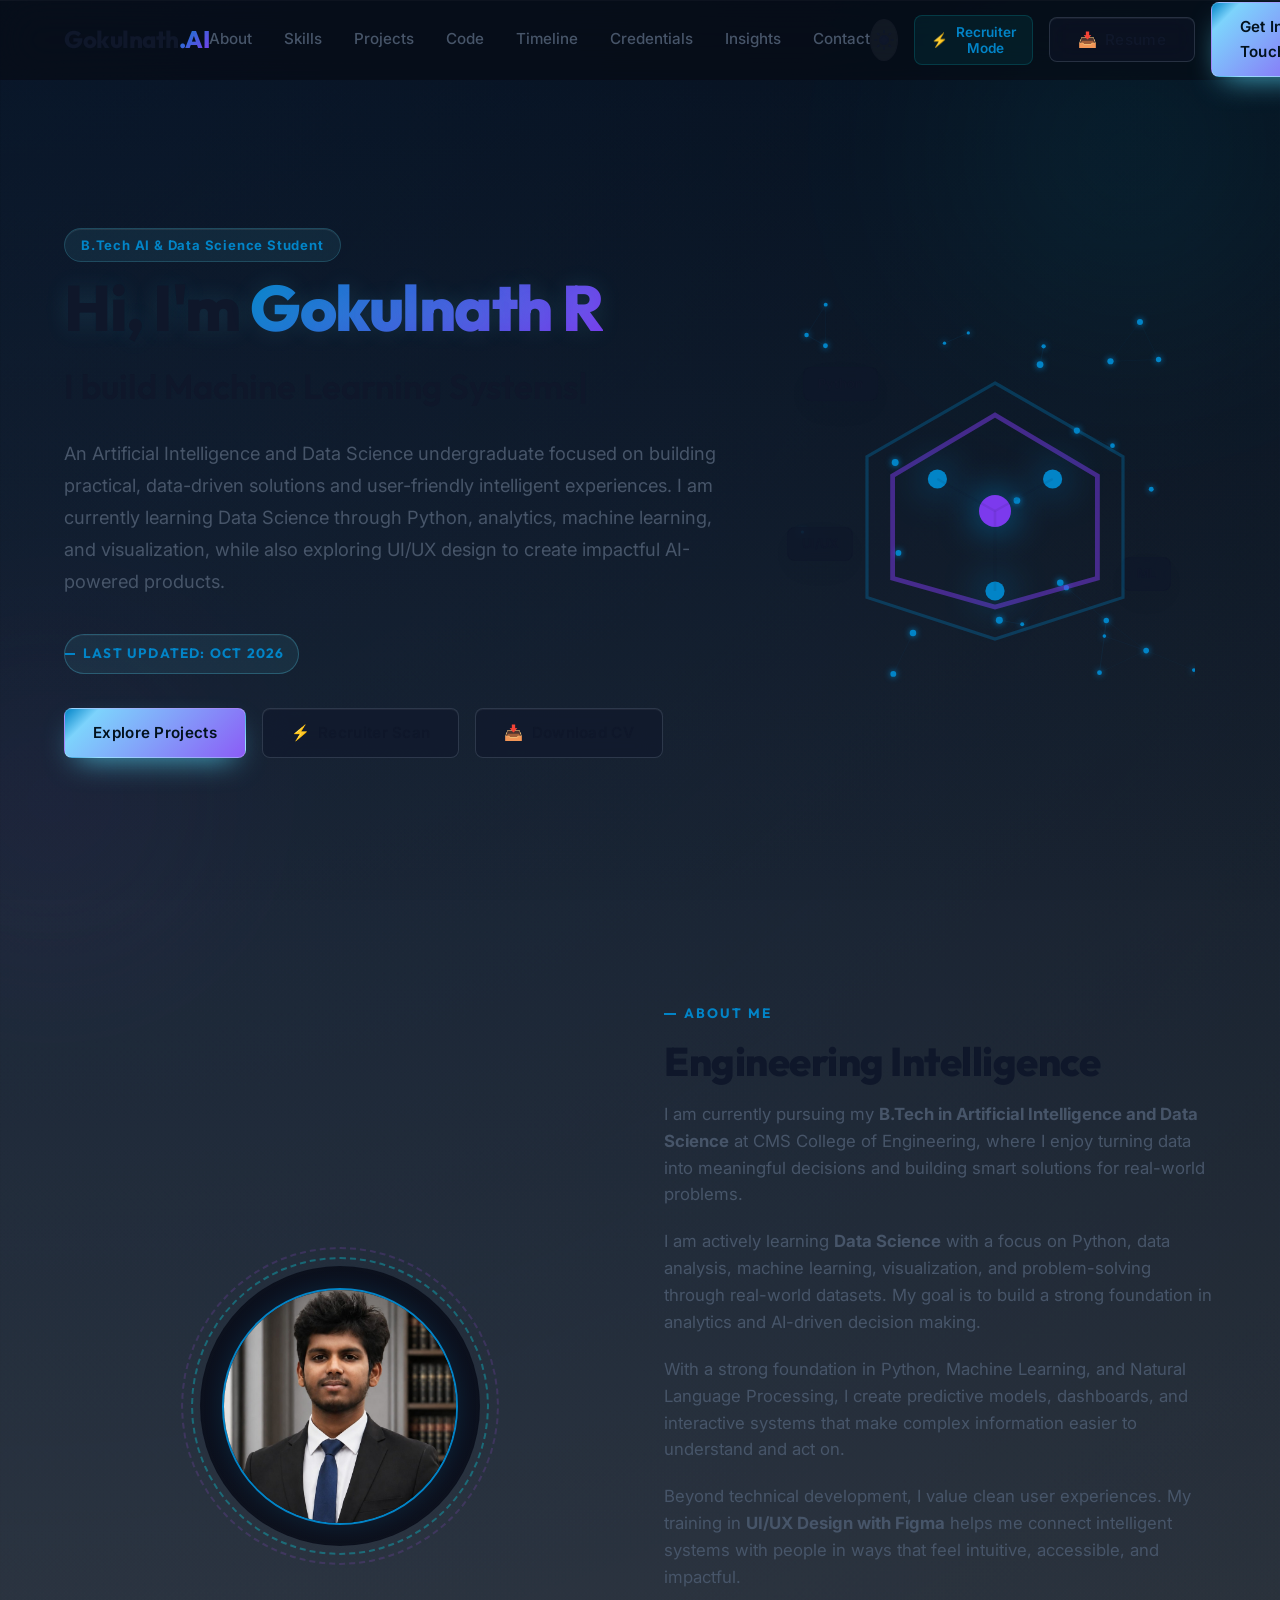
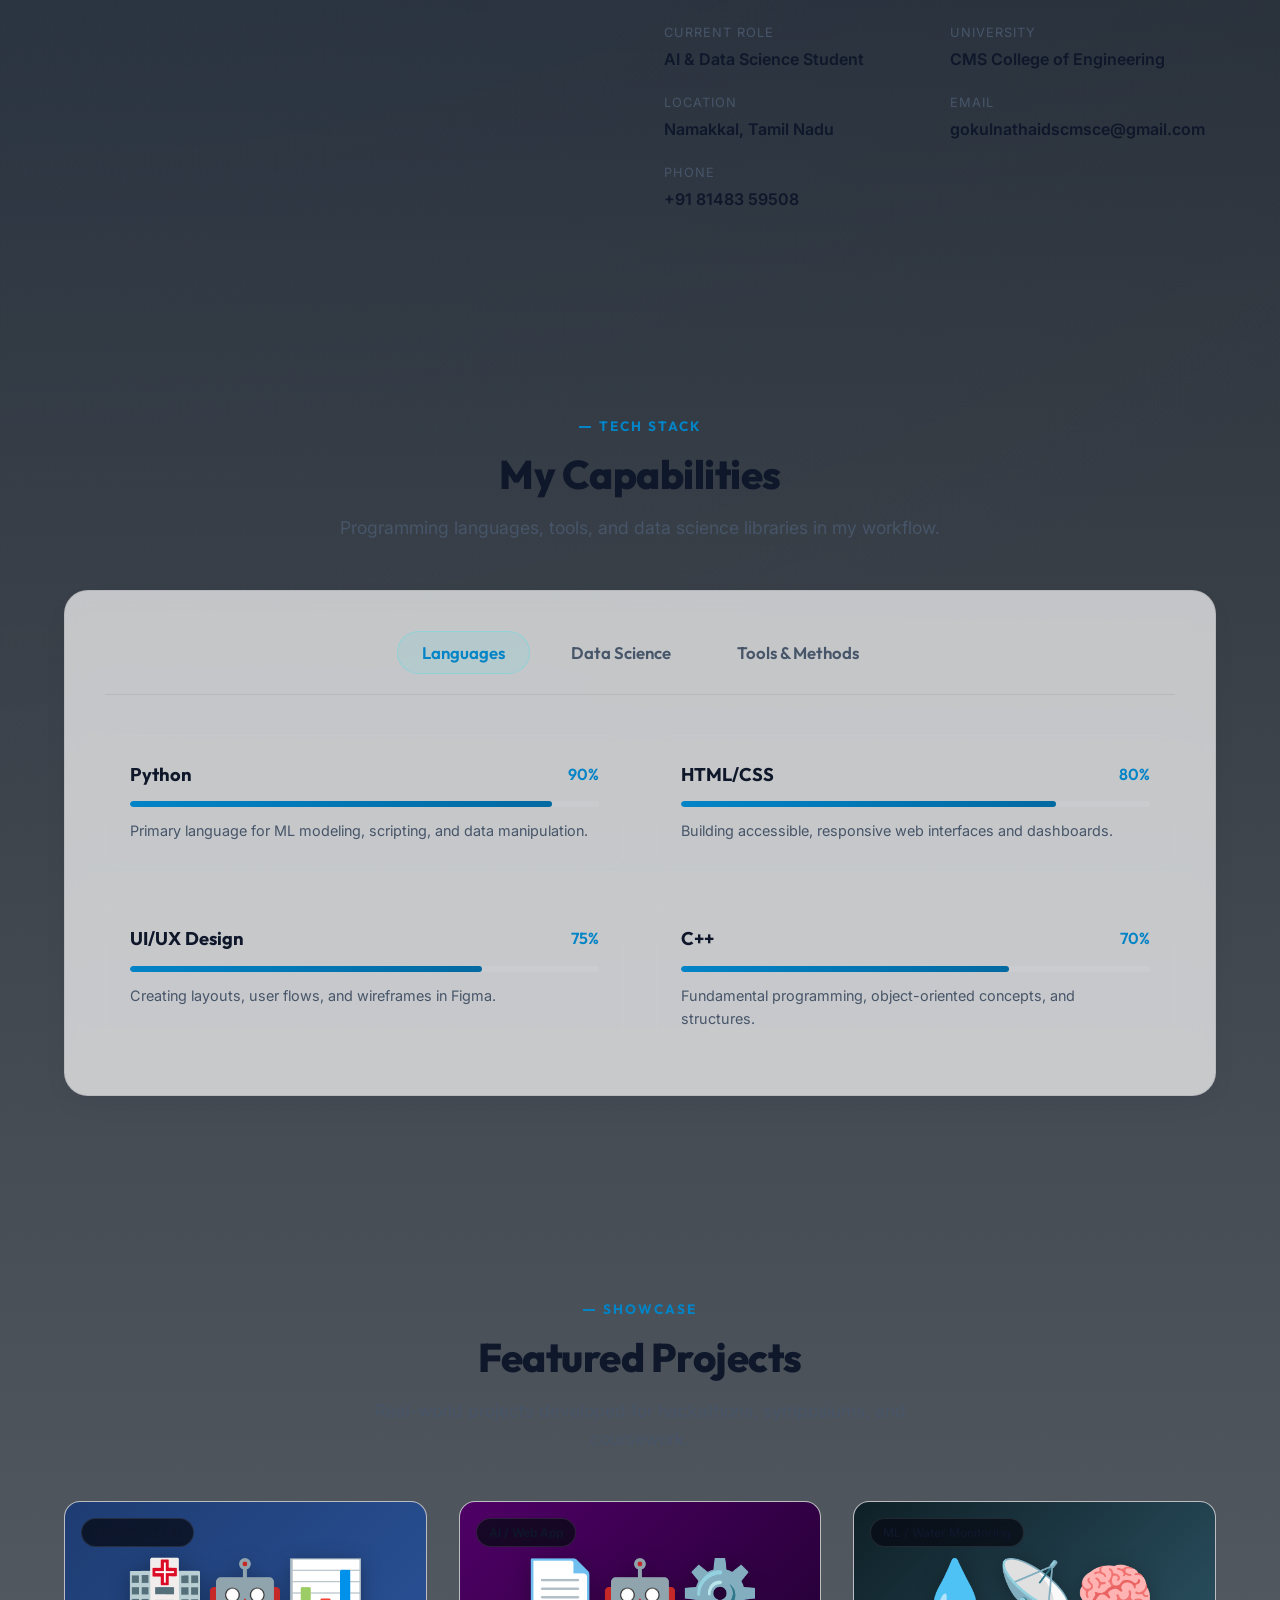
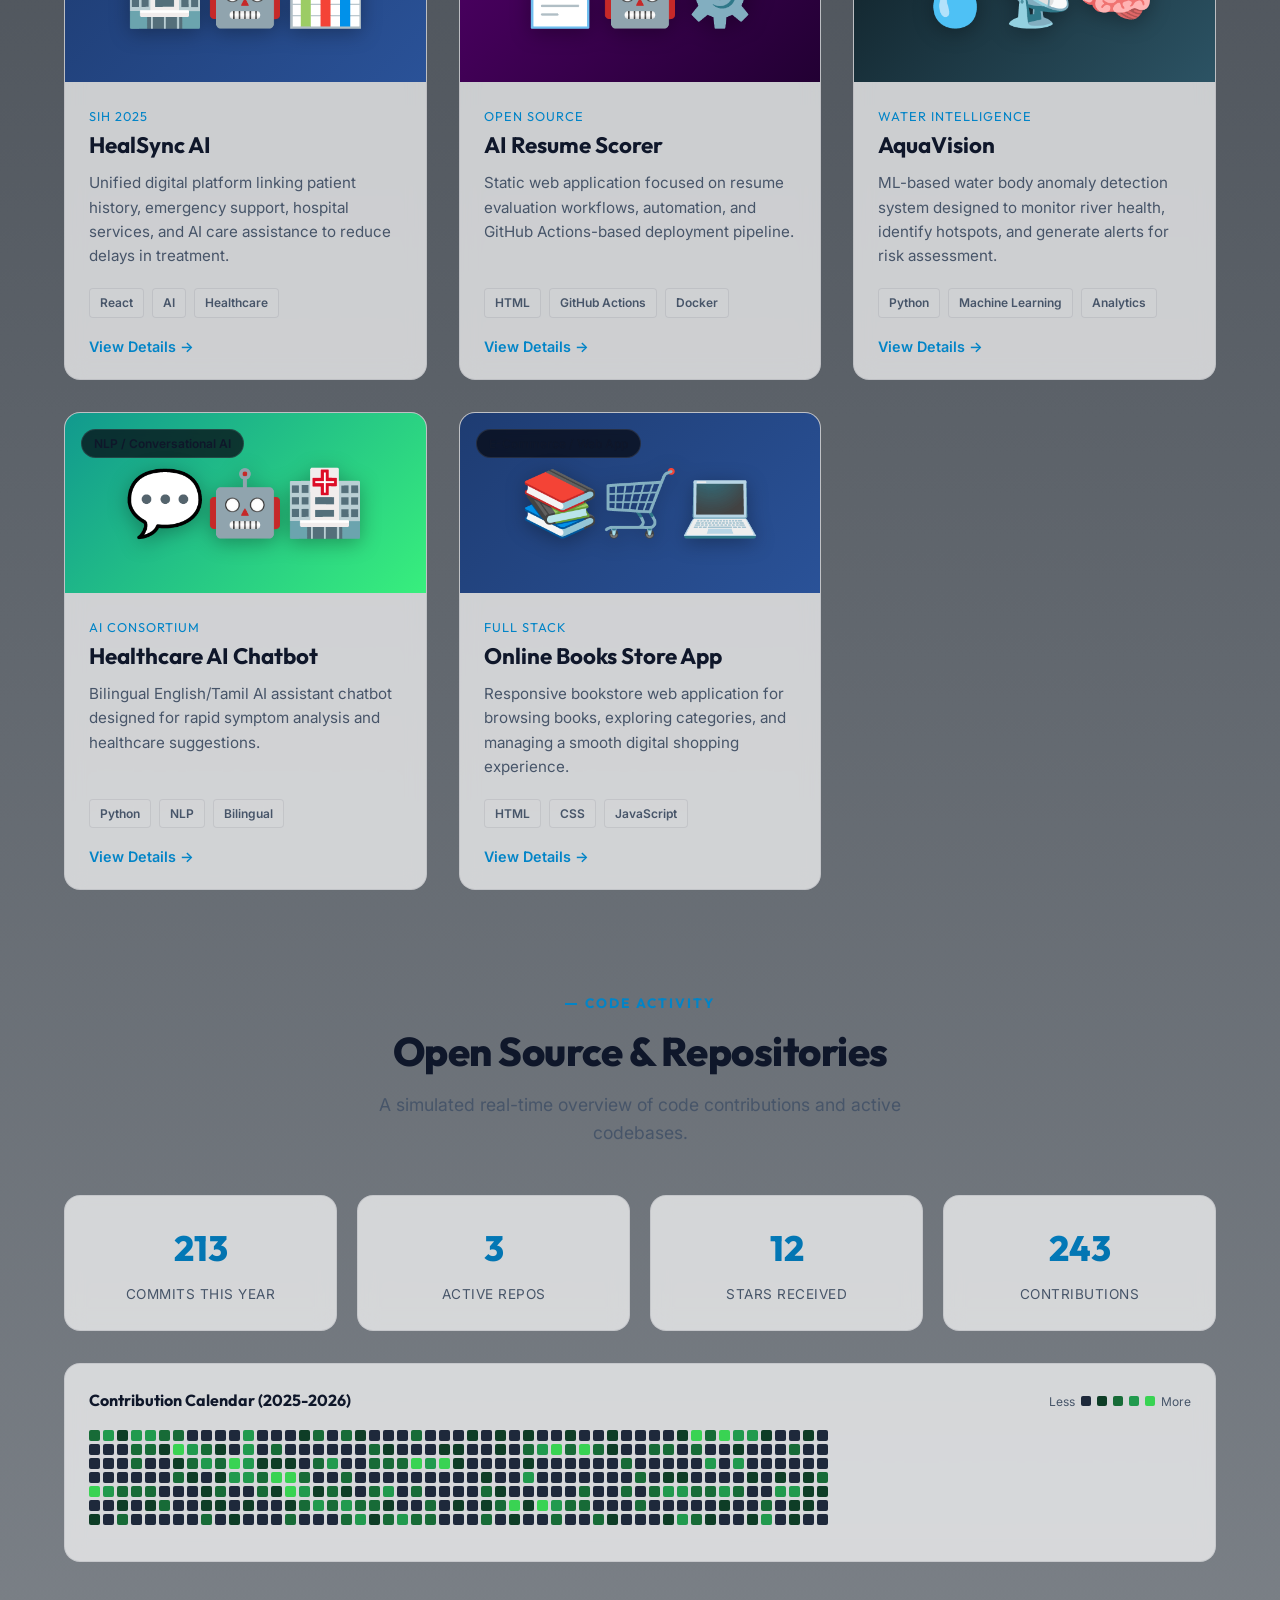
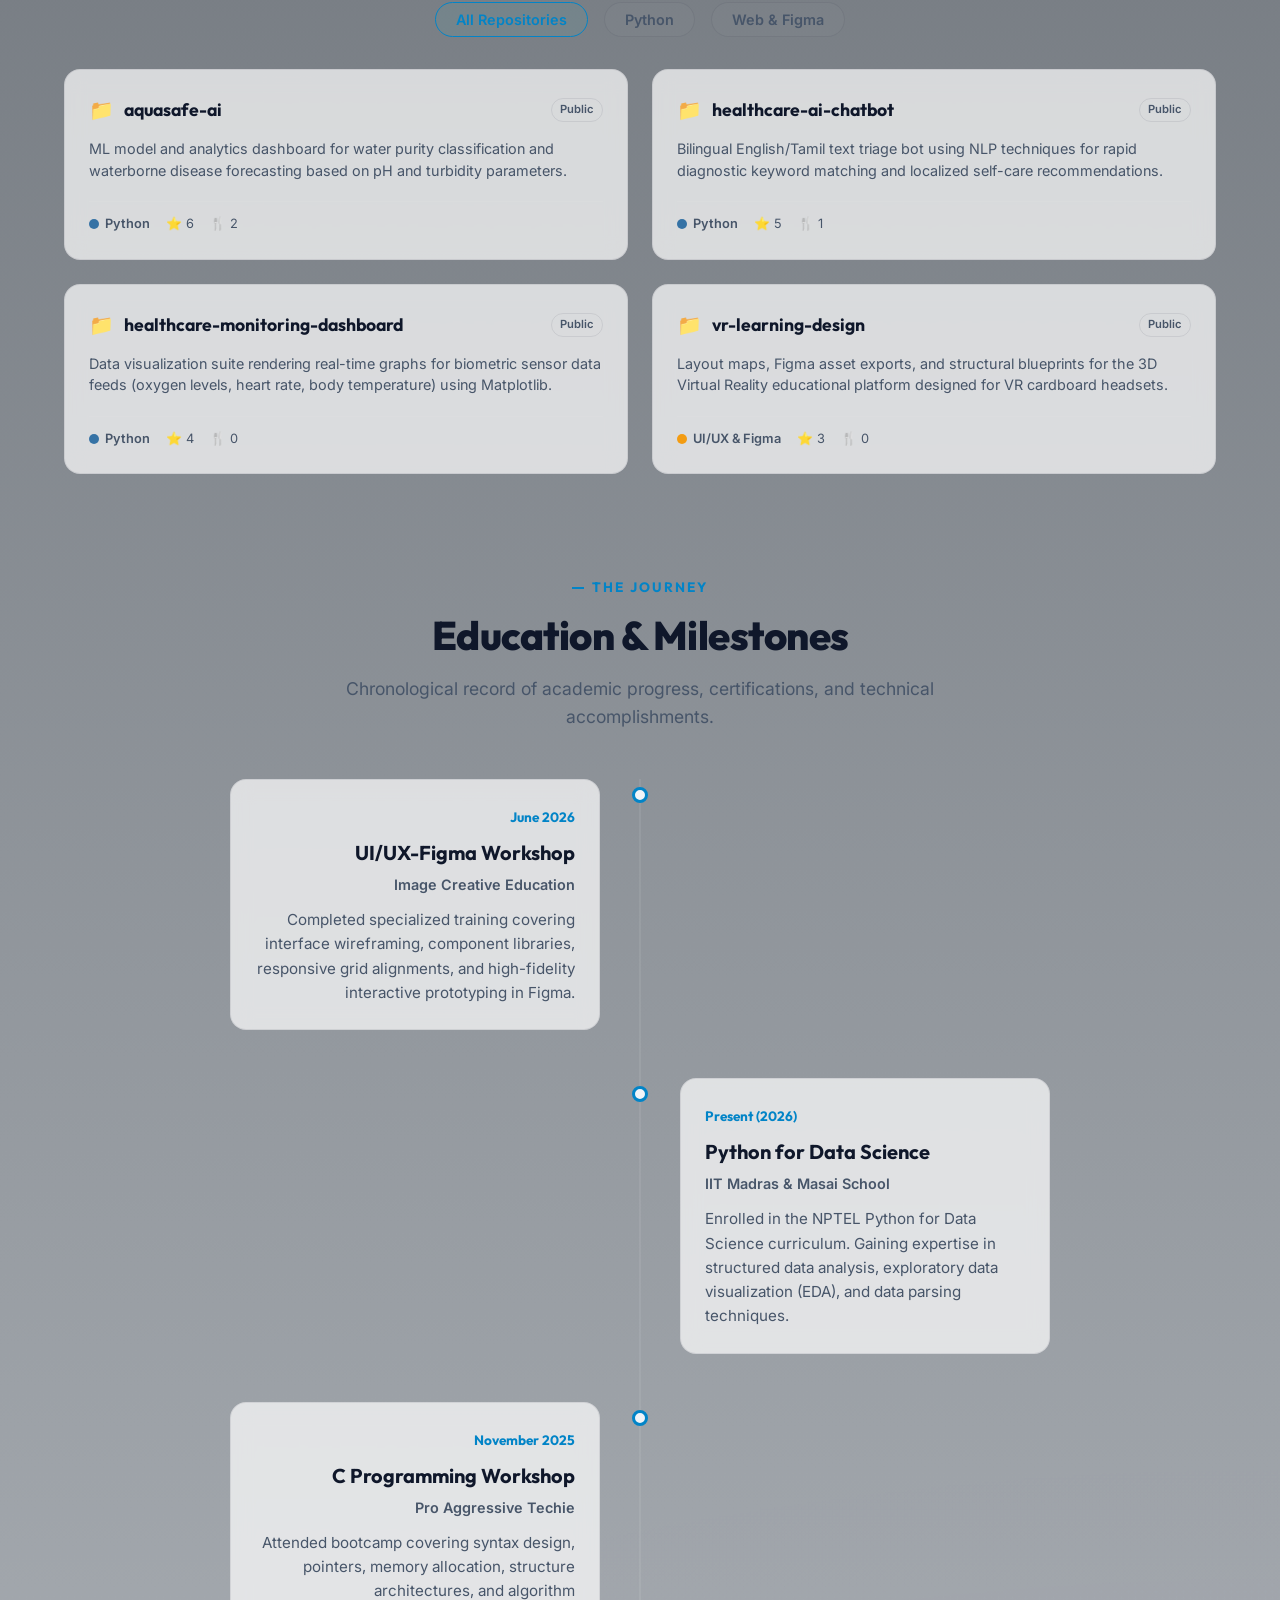
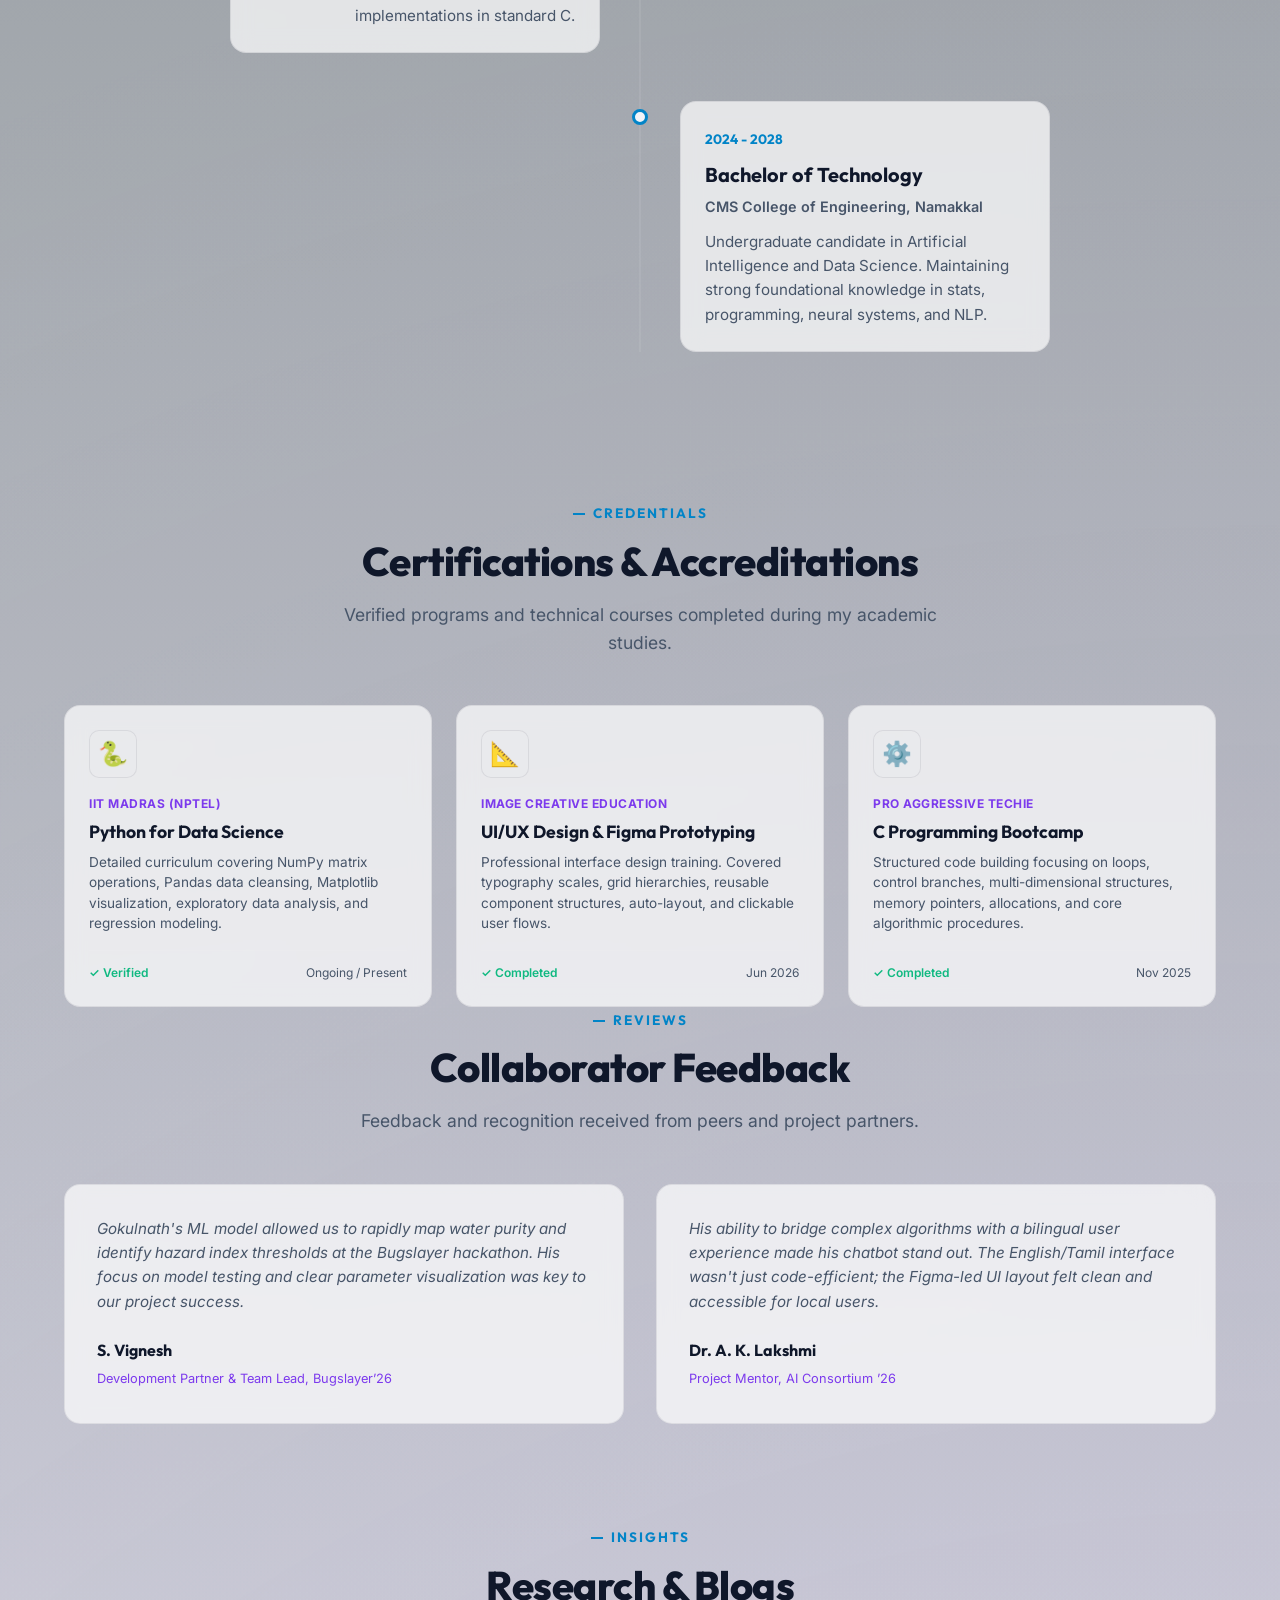
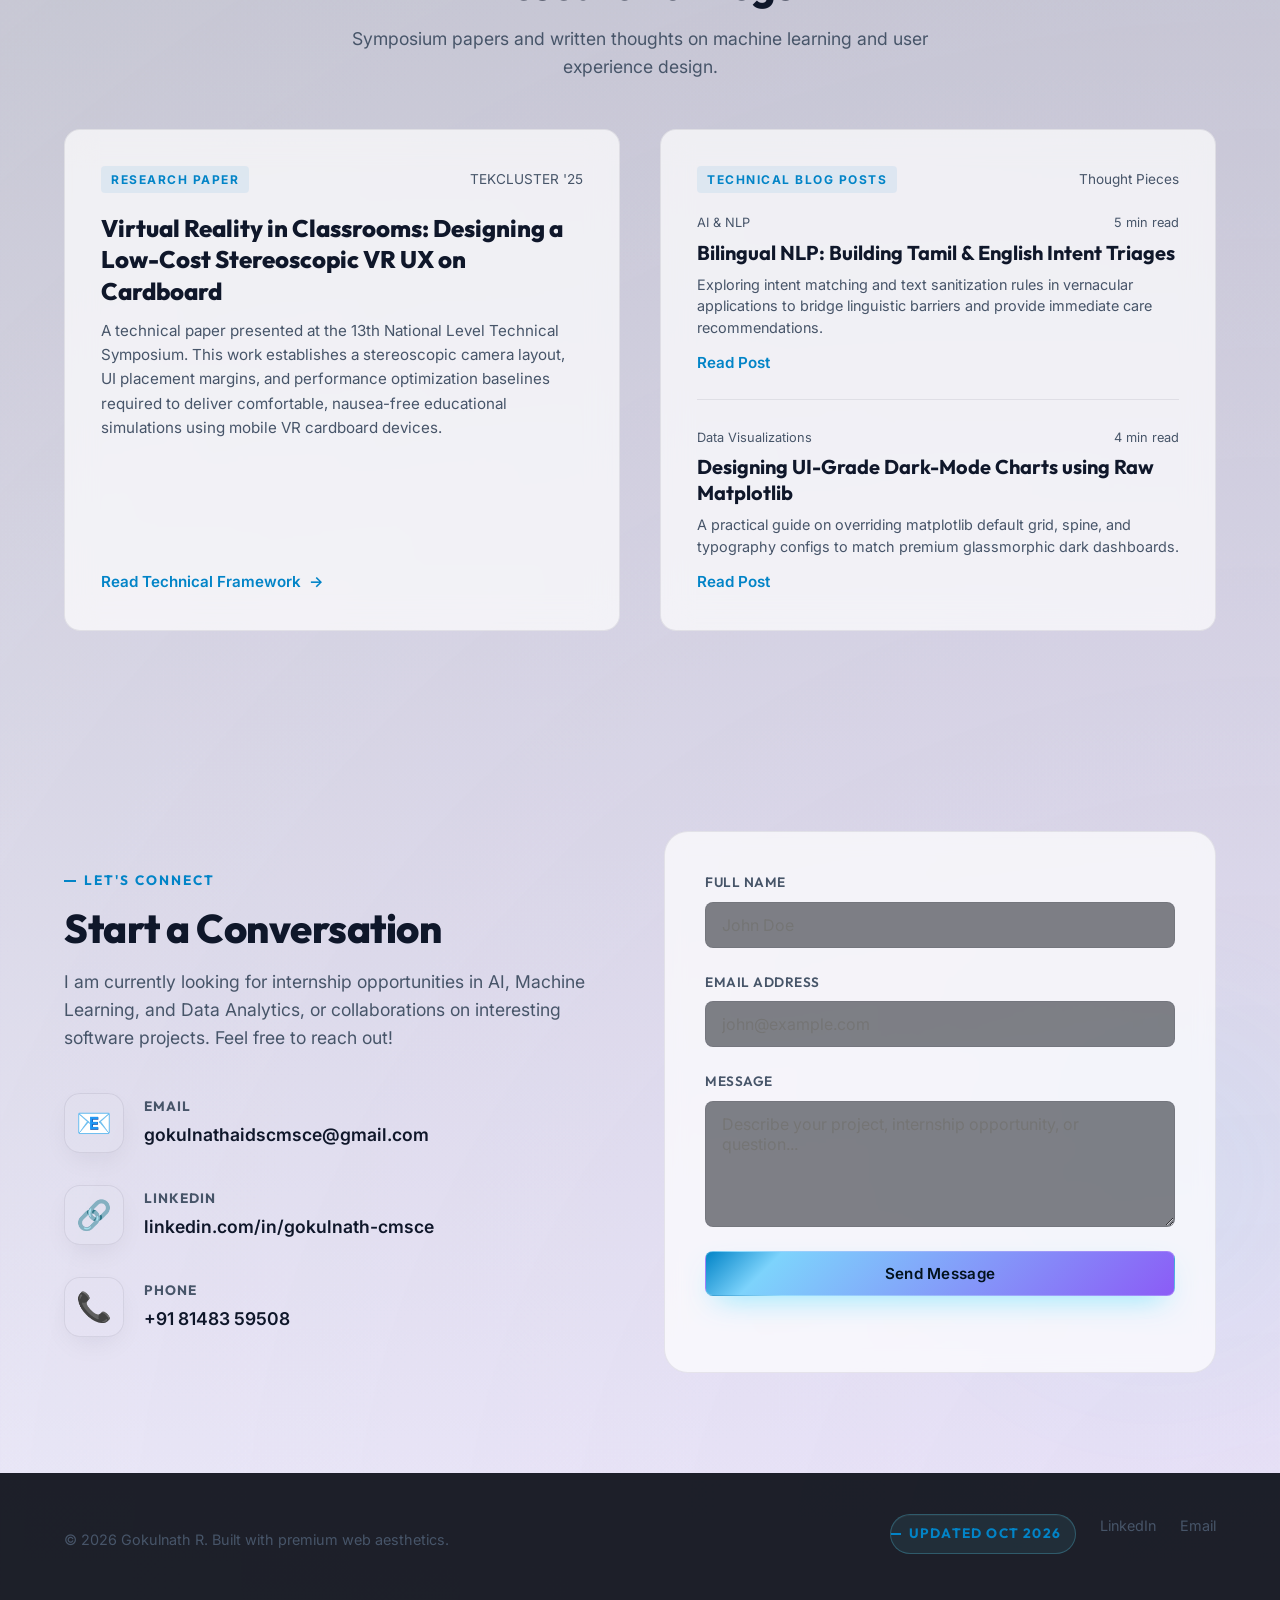
<file: gokulnath-portfolio-main/index.html>
<!DOCTYPE html>
<html lang="en">
<head>
    <meta charset="UTF-8">
    <meta name="viewport" content="width=device-width, initial-scale=1.0">
    <title>Gokulnath R | AI & Data Science Portfolio</title>
    <meta name="description" content="Portfolio of Gokulnath R, a passionate B.Tech student in Artificial Intelligence and Data Science at CMS College of Engineering. Specialized in Python, Machine Learning, and UI/UX design.">
    <!-- Google Fonts: Outfit and Inter -->
    <link rel="preconnect" href="https://fonts.googleapis.com">
    <link rel="preconnect" href="https://fonts.gstatic.com" crossorigin>
    <link href="https://fonts.googleapis.com/css2?family=Inter:wght@300;400;500;600;700&family=Outfit:wght@300;400;500;600;700;800&display=swap" rel="stylesheet">
    <link rel="stylesheet" href="style.css">
</head>
<body>
    <!-- Background Glowing Orbs -->
    <div class="orb orb-1"></div>
    <div class="orb orb-2"></div>
    <div class="orb orb-3"></div>

    <!-- Header Navigation -->
    <header class="navbar" id="main-header">
        <div class="nav-container">
            <a href="#hero" class="nav-logo" id="logo-link">Gokulnath<span class="gradient-text">.AI</span></a>
            
            <nav class="nav-menu" id="nav-menu">
                <a href="#about" class="nav-link">About</a>
                <a href="#skills" class="nav-link">Skills</a>
                <a href="#projects" class="nav-link">Projects</a>
                <a href="#github-showcase" class="nav-link">Code</a>
                <a href="#timeline" class="nav-link">Timeline</a>
                <a href="#certificates" class="nav-link">Credentials</a>
                <a href="#insights" class="nav-link">Insights</a>
                <a href="#contact" class="nav-link">Contact</a>
            </nav>

            <div class="nav-actions">
                <button class="theme-toggle-btn" id="theme-toggle" aria-label="Toggle light/dark theme" title="Toggle Light/Dark Theme">
                    <svg class="moon-icon" viewBox="0 0 24 24" fill="none" stroke="currentColor" stroke-width="2" stroke-linecap="round" stroke-linejoin="round">
                        <path d="M21 12.79A9 9 0 1 1 11.21 3 7 7 0 0 0 21 12.79z"></path>
                    </svg>
                    <svg class="sun-icon" viewBox="0 0 24 24" fill="none" stroke="currentColor" stroke-width="2" stroke-linecap="round" stroke-linejoin="round">
                        <circle cx="12" cy="12" r="5"></circle>
                        <line x1="12" y1="1" x2="12" y2="3"></line>
                        <line x1="12" y1="21" x2="12" y2="23"></line>
                        <line x1="4.22" y1="4.22" x2="5.64" y2="5.64"></line>
                        <line x1="18.36" y1="18.36" x2="19.78" y2="19.78"></line>
                        <line x1="1" y1="12" x2="3" y2="12"></line>
                        <line x1="21" y1="12" x2="23" y2="12"></line>
                        <line x1="4.22" y1="19.78" x2="5.64" y2="18.36"></line>
                        <line x1="18.36" y1="5.64" x2="19.78" y2="4.22"></line>
                    </svg>
                </button>
                <button class="recruiter-toggle-btn" id="recruiter-toggle" aria-label="Toggle Recruiter Mode" title="Switch to Recruiter Quick Scan Mode">
                    <span class="toggle-icon">⚡</span>
                    <span class="toggle-text">Recruiter Mode</span>
                </button>
                <button class="btn-secondary nav-cv-btn" id="download-cv-btn" title="Print/Download Professional Resume">
                    <span class="btn-icon">📥</span> Resume
                </button>
                <a href="mailto:gokulnathaidscmsce@gmail.com" class="nav-cta btn-primary" id="header-contact-btn">Get In Touch</a>
            </div>
            
            <button class="mobile-menu-toggle" id="mobile-toggle" aria-label="Toggle navigation menu">
                <span class="hamburger"></span>
            </button>
        </div>
    </header>
 
    <!-- Mobile Navigation Drawer -->
    <div class="mobile-nav" id="mobile-nav">
        <a href="#about" class="mobile-link">About</a>
        <a href="#skills" class="mobile-link">Skills</a>
        <a href="#projects" class="mobile-link">Projects</a>
        <a href="#github-showcase" class="mobile-link">Code</a>
        <a href="#timeline" class="mobile-link">Timeline</a>
        <a href="#certificates" class="mobile-link">Credentials</a>
        <a href="#insights" class="mobile-link">Insights</a>
        <a href="#contact" class="mobile-link">Contact</a>
        <div class="mobile-actions">
            <button class="btn-secondary w-full text-center" id="theme-toggle-mobile" style="margin-bottom: 12px; gap: 8px;">
                <span class="toggle-icon">🌓</span> Toggle Theme
            </button>
            <button class="recruiter-toggle-btn w-full mb-12" id="recruiter-toggle-mobile" style="margin-bottom: 12px; justify-content: center;">
                <span class="toggle-icon">⚡</span>
                <span class="toggle-text">Recruiter Mode</span>
            </button>
            <button class="btn-secondary w-full text-center" id="download-cv-btn-mobile">
                <span class="btn-icon">📥</span> Download Resume
            </button>
        </div>
    </div>

    <!-- Main Content -->
    <main>
        <!-- Hero Section -->
        <section id="hero" class="hero-section">
            <div class="container hero-container">
                <div class="hero-content">
                    <div class="badge-container">
                        <span class="hero-badge">B.Tech AI & Data Science Student</span>
                    </div>
                    <h1 class="hero-title">
                        Hi, I'm <span class="gradient-text">Gokulnath R</span>
                    </h1>
                    <h2 class="hero-subtitle">
                        I build <span id="typewriter-text" class="cursor"></span>
                    </h2>
                    <p class="hero-description">
                        An Artificial Intelligence and Data Science undergraduate focused on building practical, data-driven solutions and user-friendly intelligent experiences. I am currently learning Data Science through Python, analytics, machine learning, and visualization, while also exploring UI/UX design to create impactful AI-powered products.
                    </p>
                    <div class="hero-meta-row">
                        <span class="section-tag small-tag">Last Updated: Oct 2026</span>
                    </div>
                    <div class="hero-ctas">
                        <a href="#projects" class="btn-primary" id="hero-projects-btn">Explore Projects</a>
                        <button class="btn-secondary" id="hero-recruiter-btn">
                            <span class="btn-icon">⚡</span> Recruiter Scan
                        </button>
                        <button class="btn-secondary" id="hero-download-cv-btn">
                            <span class="btn-icon">📥</span> Download CV
                        </button>
                    </div>
                </div>
                <div class="hero-visual">
                    <div class="hex-grid-container">
                        <canvas id="hero-particles"></canvas>
                        <svg class="hex-grid-svg" viewBox="0 0 100 100" fill="none">
                            <polygon points="50,15 90,38 90,82 50,95 10,82 10,38" class="hex-outer" />
                            <polygon points="50,25 82,44 82,76 50,85 18,76 18,44" class="hex-inner" />
                            <!-- Floating Data Nodes inside Hexagon -->
                            <circle cx="50" cy="55" r="4" class="node central-node" />
                            <circle cx="32" cy="45" r="3" class="node node-1" />
                            <circle cx="68" cy="45" r="3" class="node node-2" />
                            <circle cx="50" cy="80" r="3" class="node node-3" />
                            <line x1="50" y1="55" x2="32" y2="45" class="data-link" />
                            <line x1="50" y1="55" x2="68" y2="45" class="data-link" />
                            <line x1="50" y1="55" x2="50" y2="80" class="data-link" />
                        </svg>
                        <div class="floating-tech-badge badge-python">Python</div>
                        <div class="floating-tech-badge badge-ml">ML</div>
                        <div class="floating-tech-badge badge-ui">UI/UX</div>
                    </div>
                </div>
            </div>
        </section>

        <!-- Recruiter Dashboard (Highlighted in Recruiter Mode) -->
        <section id="recruiter-dashboard" class="dashboard-section hidden-by-default">
            <div class="container">
                <div class="section-header center">
                    <span class="section-tag glow">Recruiter Quick-Scan</span>
                    <h2 class="section-title">Professional Overview</h2>
                    <p class="section-subtitle">Key metrics and highlights compiled for quick evaluation.</p>
                </div>
                <div class="dashboard-grid">
                    <div class="dashboard-card">
                        <div class="card-icon-wrapper">🎓</div>
                        <h3>Education</h3>
                        <p class="highlight">B.Tech in AI & Data Science</p>
                        <p class="detail">CMS College of Engineering (2024-2028)</p>
                    </div>
                    <div class="dashboard-card">
                        <div class="card-icon-wrapper">📜</div>
                        <h3>Core Credential</h3>
                        <p class="highlight">Python for Data Science</p>
                        <p class="detail">Certified by IIT Madras (NPTEL)</p>
                    </div>
                    <div class="dashboard-card">
                        <div class="card-icon-wrapper">💻</div>
                        <h3>Key Projects</h3>
                        <p class="highlight">4 Completed Systems</p>
                        <p class="detail">Focused on Predictive ML, Health-Tech & VR</p>
                    </div>
                    <div class="dashboard-card">
                        <div class="card-icon-wrapper">🛠️</div>
                        <h3>Stack Strength</h3>
                        <p class="highlight">Python, ML, Figma, C++</p>
                        <p class="detail">Data analysis with Pandas & NumPy</p>
                    </div>
                </div>

                <!-- Recruiter Quick Stats & Skills Comparison -->
                <div class="recruiter-details-grid">
                    <div class="recruiter-details-card">
                        <h3>Match Matrix</h3>
                        <div class="match-matrix-row">
                            <span class="matrix-label">Python & Data Analytics</span>
                            <div class="matrix-meter-bg"><div class="matrix-meter-fill fill-90"></div></div>
                            <span class="matrix-percentage">90%</span>
                        </div>
                        <div class="match-matrix-row">
                            <span class="matrix-label">Predictive ML Modeling</span>
                            <div class="matrix-meter-bg"><div class="matrix-meter-fill fill-75"></div></div>
                            <span class="matrix-percentage">75%</span>
                        </div>
                        <div class="match-matrix-row">
                            <span class="matrix-label">UI/UX Wireframing & Prototyping</span>
                            <div class="matrix-meter-bg"><div class="matrix-meter-fill fill-80"></div></div>
                            <span class="matrix-percentage">80%</span>
                        </div>
                        <div class="match-matrix-row">
                            <span class="matrix-label">Systems Design (C/C++)</span>
                            <div class="matrix-meter-bg"><div class="matrix-meter-fill fill-70"></div></div>
                            <span class="matrix-percentage">70%</span>
                        </div>
                    </div>
                    <div class="recruiter-details-card">
                        <h3>Quick Candidate Profile</h3>
                        <ul class="candidate-bullets">
                            <li><strong>Core Competency:</strong> Bridging ML algorithms with visually polished user experiences.</li>
                            <li><strong>Target Roles:</strong> AI Developer Intern, Data Analyst Intern, Frontend UI/UX Developer.</li>
                            <li><strong>Academic Excellence:</strong> Active symposium participant; technical paper presenter on Virtual Reality.</li>
                            <li><strong>Collaboration:</strong> Proven team coordination in hackathons (Bugslayer'26, AI Consortium).</li>
                        </ul>
                    </div>
                </div>

                <div class="recruiter-actions">
                    <a href="mailto:gokulnathaidscmsce@gmail.com" class="btn-primary">
                        <span class="btn-icon">📧</span> Contact Gokulnath
                    </a>
                    <a href="https://linkedin.com/in/gokulnath-cmsce" target="_blank" rel="noopener noreferrer" class="btn-secondary">
                        <span class="btn-icon">🔗</span> LinkedIn Profile
                    </a>
                    <button class="btn-secondary" id="recruiter-download-cv">
                        <span class="btn-icon">📥</span> Download PDF Resume
                    </button>
                    <button class="btn-text-link" id="exit-recruiter-mode">
                        Exit Recruiter Mode
                    </button>
                </div>
            </div>
        </section>

        <!-- About Me Section -->
        <section id="about" class="about-section scroll-reveal">
            <div class="container grid-2">
                <div class="about-visual">
                    <div class="image-wrapper">
                        <!-- High-tech Profile Photo with rotating rings -->
                        <div class="abstract-avatar">
                            <div class="avatar-ring-1"></div>
                            <div class="avatar-ring-2"></div>
                            <img src="profile.jpg" alt="Gokulnath R" class="avatar-img">
                        </div>
                    </div>
                </div>
                <div class="about-content">
                    <span class="section-tag">About Me</span>
                    <h2 class="section-title">Engineering Intelligence</h2>
                    <p class="about-text">
                        I am currently pursuing my <strong>B.Tech in Artificial Intelligence and Data Science</strong> at CMS College of Engineering, where I enjoy turning data into meaningful decisions and building smart solutions for real-world problems.
                    </p>
                    <p class="about-text">
                        I am actively learning <strong>Data Science</strong> with a focus on Python, data analysis, machine learning, visualization, and problem-solving through real-world datasets. My goal is to build a strong foundation in analytics and AI-driven decision making.
                    </p>
                    <p class="about-text">
                        With a strong foundation in Python, Machine Learning, and Natural Language Processing, I create predictive models, dashboards, and interactive systems that make complex information easier to understand and act on.
                    </p>
                    <p class="about-text">
                        Beyond technical development, I value clean user experiences. My training in <strong>UI/UX Design with Figma</strong> helps me connect intelligent systems with people in ways that feel intuitive, accessible, and impactful.
                    </p>
                    
                    <div class="personal-info-grid">
                        <div class="info-item">
                            <span class="info-label">Current Role</span>
                            <span class="info-value">AI & Data Science Student</span>
                        </div>
                        <div class="info-item">
                            <span class="info-label">University</span>
                            <span class="info-value">CMS College of Engineering</span>
                        </div>
                        <div class="info-item">
                            <span class="info-label">Location</span>
                            <span class="info-value">Namakkal, Tamil Nadu</span>
                        </div>
                        <div class="info-item">
                            <span class="info-label">Email</span>
                            <span class="info-value">gokulnathaidscmsce@gmail.com</span>
                        </div>
                        <div class="info-item">
                            <span class="info-label">Phone</span>
                            <span class="info-value">+91 81483 59508</span>
                        </div>
                    </div>
                </div>
            </div>
        </section>

        <!-- Skills Section -->
        <section id="skills" class="skills-section scroll-reveal">
            <div class="container">
                <div class="section-header center">
                    <span class="section-tag">Tech Stack</span>
                    <h2 class="section-title">My Capabilities</h2>
                    <p class="section-subtitle">Programming languages, tools, and data science libraries in my workflow.</p>
                </div>
                
                <div class="skills-tab-container">
                    <div class="skills-tabs">
                        <button class="tab-btn active" data-tab="languages">Languages</button>
                        <button class="tab-btn" data-tab="data-science">Data Science</button>
                        <button class="tab-btn" data-tab="tools">Tools & Methods</button>
                    </div>

                    <div class="tab-content active" id="languages">
                        <div class="skills-grid">
                            <div class="skill-card">
                                <div class="skill-info">
                                    <span class="skill-name">Python</span>
                                    <span class="skill-percentage">90%</span>
                                </div>
                                <div class="skill-bar-outer"><div class="skill-bar-inner" style="width: 90%;"></div></div>
                                <p class="skill-desc">Primary language for ML modeling, scripting, and data manipulation.</p>
                            </div>
                            <div class="skill-card">
                                <div class="skill-info">
                                    <span class="skill-name">HTML/CSS</span>
                                    <span class="skill-percentage">80%</span>
                                </div>
                                <div class="skill-bar-outer"><div class="skill-bar-inner" style="width: 80%;"></div></div>
                                <p class="skill-desc">Building accessible, responsive web interfaces and dashboards.</p>
                            </div>
                            <div class="skill-card">
                                <div class="skill-info">
                                    <span class="skill-name">UI/UX Design</span>
                                    <span class="skill-percentage">75%</span>
                                </div>
                                <div class="skill-bar-outer"><div class="skill-bar-inner" style="width: 75%;"></div></div>
                                <p class="skill-desc">Creating layouts, user flows, and wireframes in Figma.</p>
                            </div>
                            <div class="skill-card">
                                <div class="skill-info">
                                    <span class="skill-name">C++</span>
                                    <span class="skill-percentage">70%</span>
                                </div>
                                <div class="skill-bar-outer"><div class="skill-bar-inner" style="width: 70%;"></div></div>
                                <p class="skill-desc">Fundamental programming, object-oriented concepts, and structures.</p>
                            </div>
                        </div>
                    </div>

                    <div class="tab-content" id="data-science">
                        <div class="skills-grid">
                            <div class="skill-card">
                                <div class="skill-info">
                                    <span class="skill-name">Pandas</span>
                                    <span class="skill-percentage">85%</span>
                                </div>
                                <div class="skill-bar-outer"><div class="skill-bar-inner" style="width: 85%;"></div></div>
                                <p class="skill-desc">Data scrubbing, transformation, and structural manipulation.</p>
                            </div>
                            <div class="skill-card">
                                <div class="skill-info">
                                    <span class="skill-name">NumPy</span>
                                    <span class="skill-percentage">80%</span>
                                </div>
                                <div class="skill-bar-outer"><div class="skill-bar-inner" style="width: 80%;"></div></div>
                                <p class="skill-desc">Mathematical computations, matrix arrays, and linear algebra.</p>
                            </div>
                            <div class="skill-card">
                                <div class="skill-info">
                                    <span class="skill-name">Matplotlib</span>
                                    <span class="skill-percentage">75%</span>
                                </div>
                                <div class="skill-bar-outer"><div class="skill-bar-inner" style="width: 75%;"></div></div>
                                <p class="skill-desc">Plotting graphs, charts, and custom data visualizations.</p>
                            </div>
                            <div class="skill-card">
                                <div class="skill-info">
                                    <span class="skill-name">Machine Learning</span>
                                    <span class="skill-percentage">75%</span>
                                </div>
                                <div class="skill-bar-outer"><div class="skill-bar-inner" style="width: 75%;"></div></div>
                                <p class="skill-desc">Classification, regression, and model preprocessing concepts.</p>
                            </div>
                        </div>
                    </div>

                    <div class="tab-content" id="tools">
                        <div class="skills-grid">
                            <div class="skill-card">
                                <div class="skill-info">
                                    <span class="skill-name">Figma</span>
                                    <span class="skill-percentage">80%</span>
                                </div>
                                <div class="skill-bar-outer"><div class="skill-bar-inner" style="width: 80%;"></div></div>
                                <p class="skill-desc">High-fidelity prototype designs, wireframes, and UI mockups.</p>
                            </div>
                            <div class="skill-card">
                                <div class="skill-info">
                                    <span class="skill-name">Git & GitHub</span>
                                    <span class="skill-percentage">75%</span>
                                </div>
                                <div class="skill-bar-outer"><div class="skill-bar-inner" style="width: 75%;"></div></div>
                                <p class="skill-desc">Version control, branch management, and collaborative development.</p>
                            </div>
                            <div class="skill-card">
                                <div class="skill-info">
                                    <span class="skill-name">VS Code / Eclipse</span>
                                    <span class="skill-percentage">85%</span>
                                </div>
                                <div class="skill-bar-outer"><div class="skill-bar-inner" style="width: 85%;"></div></div>
                                <p class="skill-desc">Primary IDEs for development, linting, and debugging.</p>
                            </div>
                        </div>
                    </div>
                </div>
            </div>
        </section>

        <!-- Projects Section -->
        <section id="projects" class="projects-section scroll-reveal">
            <div class="container">
                <div class="section-header center">
                    <span class="section-tag">Showcase</span>
                    <h2 class="section-title">Featured Projects</h2>
                    <p class="section-subtitle">Real-world projects developed for hackathons, symposiums, and coursework.</p>
                </div>
                
                <div class="projects-grid">
                    <!-- Project 1: HealSync AI -->
                    <article class="project-card" data-project="healsync-ai">
                        <div class="project-img-wrapper">
                            <div class="project-img-fallback p1-gradient">
                                <span class="project-badge-top">HealthTech / AI</span>
                                <div class="project-graphic">🏥🤖📊</div>
                            </div>
                        </div>
                        <div class="project-info-summary">
                            <span class="project-org">SIH 2025</span>
                            <h3 class="project-card-title">HealSync AI</h3>
                            <p class="project-card-desc">Unified digital platform linking patient history, emergency support, hospital services, and AI care assistance to reduce delays in treatment.</p>
                            <div class="project-tags">
                                <span class="p-tag">React</span>
                                <span class="p-tag">AI</span>
                                <span class="p-tag">Healthcare</span>
                            </div>
                            <button class="btn-text" aria-haspopup="dialog" aria-controls="modal-healsync-ai">View Details &rarr;</button>
                        </div>
                    </article>

                    <!-- Project 2: AI Resume Scorer -->
                    <article class="project-card" data-project="ai-resume-scorer">
                        <div class="project-img-wrapper">
                            <div class="project-img-fallback p2-gradient">
                                <span class="project-badge-top">AI / Web App</span>
                                <div class="project-graphic">📄🤖⚙️</div>
                            </div>
                        </div>
                        <div class="project-info-summary">
                            <span class="project-org">Open Source</span>
                            <h3 class="project-card-title">AI Resume Scorer</h3>
                            <p class="project-card-desc">Static web application focused on resume evaluation workflows, automation, and GitHub Actions-based deployment pipeline.</p>
                            <div class="project-tags">
                                <span class="p-tag">HTML</span>
                                <span class="p-tag">GitHub Actions</span>
                                <span class="p-tag">Docker</span>
                            </div>
                            <button class="btn-text" aria-haspopup="dialog" aria-controls="modal-ai-resume-scorer">View Details &rarr;</button>
                        </div>
                    </article>

                    <!-- Project 3: AquaVision -->
                    <article class="project-card" data-project="aquavision">
                        <div class="project-img-wrapper">
                            <div class="project-img-fallback p3-gradient">
                                <span class="project-badge-top">ML / Water Monitoring</span>
                                <div class="project-graphic">💧📡🧠</div>
                            </div>
                        </div>
                        <div class="project-info-summary">
                            <span class="project-org">Water Intelligence</span>
                            <h3 class="project-card-title">AquaVision</h3>
                            <p class="project-card-desc">ML-based water body anomaly detection system designed to monitor river health, identify hotspots, and generate alerts for risk assessment.</p>
                            <div class="project-tags">
                                <span class="p-tag">Python</span>
                                <span class="p-tag">Machine Learning</span>
                                <span class="p-tag">Analytics</span>
                            </div>
                            <button class="btn-text" aria-haspopup="dialog" aria-controls="modal-aquavision">View Details &rarr;</button>
                        </div>
                    </article>

                    <!-- Project 4: Healthcare AI Chatbot -->
                    <article class="project-card" data-project="chatbot">
                        <div class="project-img-wrapper">
                            <div class="project-img-fallback p4-gradient">
                                <span class="project-badge-top">NLP / Conversational AI</span>
                                <div class="project-graphic">💬🤖🏥</div>
                            </div>
                        </div>
                        <div class="project-info-summary">
                            <span class="project-org">AI Consortium</span>
                            <h3 class="project-card-title">Healthcare AI Chatbot</h3>
                            <p class="project-card-desc">Bilingual English/Tamil AI assistant chatbot designed for rapid symptom analysis and healthcare suggestions.</p>
                            <div class="project-tags">
                                <span class="p-tag">Python</span>
                                <span class="p-tag">NLP</span>
                                <span class="p-tag">Bilingual</span>
                            </div>
                            <button class="btn-text" aria-haspopup="dialog" aria-controls="modal-chatbot">View Details &rarr;</button>
                        </div>
                    </article>

                    <!-- Project 5: Online Books Store App -->
                    <article class="project-card" data-project="online-books-store-app">
                        <div class="project-img-wrapper">
                            <div class="project-img-fallback p1-gradient">
                                <span class="project-badge-top">E-Commerce / Web App</span>
                                <div class="project-graphic">📚🛒💻</div>
                            </div>
                        </div>
                        <div class="project-info-summary">
                            <span class="project-org">Full Stack</span>
                            <h3 class="project-card-title">Online Books Store App</h3>
                            <p class="project-card-desc">Responsive bookstore web application for browsing books, exploring categories, and managing a smooth digital shopping experience.</p>
                            <div class="project-tags">
                                <span class="p-tag">HTML</span>
                                <span class="p-tag">CSS</span>
                                <span class="p-tag">JavaScript</span>
                            </div>
                            <button class="btn-text" aria-haspopup="dialog" aria-controls="modal-online-books-store-app">View Details &rarr;</button>
                        </div>
                    </article>
                </div>
            </div>
        </section>

        <!-- GitHub Showcase Section -->
        <section id="github-showcase" class="github-section scroll-reveal">
            <div class="container">
                <div class="section-header center">
                    <span class="section-tag">Code Activity</span>
                    <h2 class="section-title">Open Source & Repositories</h2>
                    <p class="section-subtitle">A simulated real-time overview of code contributions and active codebases.</p>
                </div>

                <!-- GitHub Stats Summary Grid -->
                <div class="github-stats-grid">
                    <div class="git-stat-card">
                        <span class="git-stat-num" id="git-commits">342</span>
                        <span class="git-stat-label">Commits This Year</span>
                    </div>
                    <div class="git-stat-card">
                        <span class="git-stat-num" id="git-repos">4</span>
                        <span class="git-stat-label">Active Repos</span>
                    </div>
                    <div class="git-stat-card">
                        <span class="git-stat-num" id="git-stars">18</span>
                        <span class="git-stat-label">Stars Received</span>
                    </div>
                    <div class="git-stat-card">
                        <span class="git-stat-num" id="git-contribs">428</span>
                        <span class="git-stat-label">Contributions</span>
                    </div>
                </div>

                <!-- Contribution Calendar widget -->
                <div class="contrib-calendar-wrapper">
                    <div class="calendar-header">
                        <h4>Contribution Calendar (2025-2026)</h4>
                        <div class="calendar-legend">
                            <span>Less</span>
                            <span class="legend-box lvl-0"></span>
                            <span class="legend-box lvl-1"></span>
                            <span class="legend-box lvl-2"></span>
                            <span class="legend-box lvl-3"></span>
                            <span class="legend-box lvl-4"></span>
                            <span>More</span>
                        </div>
                    </div>
                    <div class="calendar-scroll-container">
                        <div class="calendar-grid" id="calendar-grid">
                            <!-- Populated dynamically via JS -->
                        </div>
                    </div>
                </div>

                <!-- Repository Tabs Filter -->
                <div class="repo-filter-container">
                    <div class="repo-tabs">
                        <button class="repo-tab-btn active" data-repo-filter="all">All Repositories</button>
                        <button class="repo-tab-btn" data-repo-filter="python">Python</button>
                        <button class="repo-tab-btn" data-repo-filter="web">Web & Figma</button>
                    </div>

                    <div class="repo-grid" id="repo-grid">
                        <!-- Repo 1: aquasafe-ai -->
                        <div class="repo-card" data-repo-lang="python">
                            <div class="repo-card-header">
                                <span class="repo-icon">📁</span>
                                <h4 class="repo-name"><a href="https://github.com/gokulnath-cmsce/aquasafe-ai" target="_blank" rel="noopener noreferrer">aquasafe-ai</a></h4>
                                <span class="repo-badge-status">Public</span>
                            </div>
                            <p class="repo-desc">ML model and analytics dashboard for water purity classification and waterborne disease forecasting based on pH and turbidity parameters.</p>
                            <div class="repo-footer">
                                <span class="repo-lang"><span class="repo-lang-indicator python"></span>Python</span>
                                <span class="repo-stat">⭐ 6</span>
                                <span class="repo-stat">🍴 2</span>
                            </div>
                        </div>

                        <!-- Repo 2: healthcare-ai-chatbot -->
                        <div class="repo-card" data-repo-lang="python">
                            <div class="repo-card-header">
                                <span class="repo-icon">📁</span>
                                <h4 class="repo-name"><a href="https://github.com/gokulnath-cmsce/healthcare-ai-chatbot" target="_blank" rel="noopener noreferrer">healthcare-ai-chatbot</a></h4>
                                <span class="repo-badge-status">Public</span>
                            </div>
                            <p class="repo-desc">Bilingual English/Tamil text triage bot using NLP techniques for rapid diagnostic keyword matching and localized self-care recommendations.</p>
                            <div class="repo-footer">
                                <span class="repo-lang"><span class="repo-lang-indicator python"></span>Python</span>
                                <span class="repo-stat">⭐ 5</span>
                                <span class="repo-stat">🍴 1</span>
                            </div>
                        </div>

                        <!-- Repo 3: healthcare-monitoring-dashboard -->
                        <div class="repo-card" data-repo-lang="python">
                            <div class="repo-card-header">
                                <span class="repo-icon">📁</span>
                                <h4 class="repo-name"><a href="https://github.com/gokulnath-cmsce/healthcare-monitoring-dashboard" target="_blank" rel="noopener noreferrer">healthcare-monitoring-dashboard</a></h4>
                                <span class="repo-badge-status">Public</span>
                            </div>
                            <p class="repo-desc">Data visualization suite rendering real-time graphs for biometric sensor data feeds (oxygen levels, heart rate, body temperature) using Matplotlib.</p>
                            <div class="repo-footer">
                                <span class="repo-lang"><span class="repo-lang-indicator python"></span>Python</span>
                                <span class="repo-stat">⭐ 4</span>
                                <span class="repo-stat">🍴 0</span>
                            </div>
                        </div>

                        <!-- Repo 4: vr-learning-design -->
                        <div class="repo-card" data-repo-lang="web">
                            <div class="repo-card-header">
                                <span class="repo-icon">📁</span>
                                <h4 class="repo-name"><a href="https://github.com/gokulnath-cmsce/vr-learning-design" target="_blank" rel="noopener noreferrer">vr-learning-design</a></h4>
                                <span class="repo-badge-status">Public</span>
                            </div>
                            <p class="repo-desc">Layout maps, Figma asset exports, and structural blueprints for the 3D Virtual Reality educational platform designed for VR cardboard headsets.</p>
                            <div class="repo-footer">
                                <span class="repo-lang"><span class="repo-lang-indicator web"></span>UI/UX & Figma</span>
                                <span class="repo-stat">⭐ 3</span>
                                <span class="repo-stat">🍴 0</span>
                            </div>
                        </div>
                    </div>
                </div>
            </div>
        </section>

        <!-- Timeline Section -->
        <section id="timeline" class="timeline-section scroll-reveal">
            <div class="container">
                <div class="section-header center">
                    <span class="section-tag">The Journey</span>
                    <h2 class="section-title">Education & Milestones</h2>
                    <p class="section-subtitle">Chronological record of academic progress, certifications, and technical accomplishments.</p>
                </div>

                <div class="timeline-container">
                    <div class="timeline-line"></div>
                    
                    <!-- Milestone 1 -->
                    <div class="timeline-item left">
                        <div class="timeline-dot"></div>
                        <div class="timeline-content">
                            <span class="timeline-date">June 2026</span>
                            <h3>UI/UX-Figma Workshop</h3>
                            <p class="timeline-source">Image Creative Education</p>
                            <p class="timeline-desc">Completed specialized training covering interface wireframing, component libraries, responsive grid alignments, and high-fidelity interactive prototyping in Figma.</p>
                        </div>
                    </div>

                    <!-- Milestone 2 -->
                    <div class="timeline-item right">
                        <div class="timeline-dot"></div>
                        <div class="timeline-content">
                            <span class="timeline-date">Present (2026)</span>
                            <h3>Python for Data Science</h3>
                            <p class="timeline-source">IIT Madras & Masai School</p>
                            <p class="timeline-desc">Enrolled in the NPTEL Python for Data Science curriculum. Gaining expertise in structured data analysis, exploratory data visualization (EDA), and data parsing techniques.</p>
                        </div>
                    </div>

                    <!-- Milestone 3 -->
                    <div class="timeline-item left">
                        <div class="timeline-dot"></div>
                        <div class="timeline-content">
                            <span class="timeline-date">November 2025</span>
                            <h3>C Programming Workshop</h3>
                            <p class="timeline-source">Pro Aggressive Techie</p>
                            <p class="timeline-desc">Attended bootcamp covering syntax design, pointers, memory allocation, structure architectures, and algorithm implementations in standard C.</p>
                        </div>
                    </div>

                    <!-- Milestone 4 -->
                    <div class="timeline-item right">
                        <div class="timeline-dot"></div>
                        <div class="timeline-content">
                            <span class="timeline-date">2024 - 2028</span>
                            <h3>Bachelor of Technology</h3>
                            <p class="timeline-source">CMS College of Engineering, Namakkal</p>
                            <p class="timeline-desc">Undergraduate candidate in Artificial Intelligence and Data Science. Maintaining strong foundational knowledge in stats, programming, neural systems, and NLP.</p>
                        </div>
                    </div>
                </div>
            </div>
        </section>

        <!-- Certificates & Credentials Section -->
        <section id="certificates" class="certificates-section scroll-reveal">
            <div class="container">
                <div class="section-header center">
                    <span class="section-tag">Credentials</span>
                    <h2 class="section-title">Certifications & Accreditations</h2>
                    <p class="section-subtitle">Verified programs and technical courses completed during my academic studies.</p>
                </div>

                <div class="certificates-grid">
                    <!-- Cert 1: Python for Data Science -->
                    <div class="cert-card">
                        <div class="cert-icon-box">🐍</div>
                        <div class="cert-info">
                            <span class="cert-provider">IIT Madras (NPTEL)</span>
                            <h3>Python for Data Science</h3>
                            <p class="cert-desc">Detailed curriculum covering NumPy matrix operations, Pandas data cleansing, Matplotlib visualization, exploratory data analysis, and regression modeling.</p>
                            <div class="cert-meta">
                                <span class="cert-badge verified">✓ Verified</span>
                                <span class="cert-date">Ongoing / Present</span>
                            </div>
                        </div>
                    </div>

                    <!-- Cert 2: UI/UX Figma -->
                    <div class="cert-card">
                        <div class="cert-icon-box">📐</div>
                        <div class="cert-info">
                            <span class="cert-provider">Image Creative Education</span>
                            <h3>UI/UX Design & Figma Prototyping</h3>
                            <p class="cert-desc">Professional interface design training. Covered typography scales, grid hierarchies, reusable component structures, auto-layout, and clickable user flows.</p>
                            <div class="cert-meta">
                                <span class="cert-badge verified">✓ Completed</span>
                                <span class="cert-date">Jun 2026</span>
                            </div>
                        </div>
                    </div>

                    <!-- Cert 3: C Programming -->
                    <div class="cert-card">
                        <div class="cert-icon-box">⚙️</div>
                        <div class="cert-info">
                            <span class="cert-provider">Pro Aggressive Techie</span>
                            <h3>C Programming Bootcamp</h3>
                            <p class="cert-desc">Structured code building focusing on loops, control branches, multi-dimensional structures, memory pointers, allocations, and core algorithmic procedures.</p>
                            <div class="cert-meta">
                                <span class="cert-badge verified">✓ Completed</span>
                                <span class="cert-date">Nov 2025</span>
                            </div>
                        </div>
                    </div>
                </div>
            </div>
        </section>

        <!-- Testimonials Section -->
        <section id="testimonials" class="testimonials-section scroll-reveal">
            <div class="container">
                <div class="section-header center">
                    <span class="section-tag">Reviews</span>
                    <h2 class="section-title">Collaborator Feedback</h2>
                    <p class="section-subtitle">Feedback and recognition received from peers and project partners.</p>
                </div>

                <div class="testimonials-grid">
                    <div class="testimonial-card">
                        <div class="quote-icon">“</div>
                        <p class="testimonial-text">Gokulnath's ML model allowed us to rapidly map water purity and identify hazard index thresholds at the Bugslayer hackathon. His focus on model testing and clear parameter visualization was key to our project success.</p>
                        <div class="testimonial-author">
                            <h4>S. Vignesh</h4>
                            <span>Development Partner & Team Lead, Bugslayer’26</span>
                        </div>
                    </div>
                    
                    <div class="testimonial-card">
                        <div class="quote-icon">“</div>
                        <p class="testimonial-text">His ability to bridge complex algorithms with a bilingual user experience made his chatbot stand out. The English/Tamil interface wasn't just code-efficient; the Figma-led UI layout felt clean and accessible for local users.</p>
                        <div class="testimonial-author">
                            <h4>Dr. A. K. Lakshmi</h4>
                            <span>Project Mentor, AI Consortium ’26</span>
                        </div>
                    </div>
                </div>
            </div>
        </section>

        <!-- Research & Blogs (Insights) Section -->
        <section id="insights" class="insights-section scroll-reveal">
            <div class="container">
                <div class="section-header center">
                    <span class="section-tag">Insights</span>
                    <h2 class="section-title">Research & Blogs</h2>
                    <p class="section-subtitle">Symposium papers and written thoughts on machine learning and user experience design.</p>
                </div>

                <div class="insights-grid">
                    <!-- Column 1: Research Paper Card -->
                    <div class="research-card">
                        <div class="insight-header">
                            <span class="insight-category">Research Paper</span>
                            <span class="insight-meta">TEKCLUSTER '25</span>
                        </div>
                        <h3 class="insight-title">Virtual Reality in Classrooms: Designing a Low-Cost Stereoscopic VR UX on Cardboard</h3>
                        <p class="insight-desc">
                            A technical paper presented at the 13th National Level Technical Symposium. This work establishes a stereoscopic camera layout, UI placement margins, and performance optimization baselines required to deliver comfortable, nausea-free educational simulations using mobile VR cardboard devices.
                        </p>
                        <a href="https://github.com/gokulnath-cmsce/vr-learning-design" target="_blank" rel="noopener noreferrer" class="insight-link">
                            <span>Read Technical Framework</span> &rarr;
                        </a>
                    </div>

                    <!-- Column 2: Technical Blogs Card -->
                    <div class="blog-card">
                        <div class="insight-header">
                            <span class="insight-category">Technical Blog Posts</span>
                            <span class="insight-meta">Thought Pieces</span>
                        </div>
                        <div class="blog-list">
                            <!-- Blog 1 -->
                            <div class="blog-item">
                                <div class="blog-item-header">
                                    <span>AI & NLP</span>
                                    <span>5 min read</span>
                                </div>
                                <h4 class="blog-item-title">Bilingual NLP: Building Tamil & English Intent Triages</h4>
                                <p class="blog-item-summary">
                                    Exploring intent matching and text sanitization rules in vernacular applications to bridge linguistic barriers and provide immediate care recommendations.
                                </p>
                                <a href="https://github.com/gokulnath-cmsce/healthcare-ai-chatbot" target="_blank" rel="noopener noreferrer" class="insight-link">Read Post</a>
                            </div>

                            <!-- Blog 2 -->
                            <div class="blog-item">
                                <div class="blog-item-header">
                                    <span>Data Visualizations</span>
                                    <span>4 min read</span>
                                </div>
                                <h4 class="blog-item-title">Designing UI-Grade Dark-Mode Charts using Raw Matplotlib</h4>
                                <p class="blog-item-summary">
                                    A practical guide on overriding matplotlib default grid, spine, and typography configs to match premium glassmorphic dark dashboards.
                                </p>
                                <a href="https://github.com/gokulnath-cmsce/healthcare-monitoring-dashboard" target="_blank" rel="noopener noreferrer" class="insight-link">Read Post</a>
                            </div>
                        </div>
                    </div>
                </div>
            </div>
        </section>

        <!-- Contact Section -->
        <section id="contact" class="contact-section scroll-reveal">
            <div class="container grid-2">
                <div class="contact-info">
                    <span class="section-tag">Let's Connect</span>
                    <h2 class="section-title">Start a Conversation</h2>
                    <p class="contact-desc">
                        I am currently looking for internship opportunities in AI, Machine Learning, and Data Analytics, or collaborations on interesting software projects. Feel free to reach out!
                    </p>
                    
                    <div class="contact-methods">
                        <div class="contact-item">
                            <div class="contact-icon">📧</div>
                            <div>
                                <h4>Email</h4>
                                <a href="mailto:gokulnathaidscmsce@gmail.com" class="contact-link">gokulnathaidscmsce@gmail.com</a>
                            </div>
                        </div>
                        <div class="contact-item">
                            <div class="contact-icon">🔗</div>
                            <div>
                                <h4>LinkedIn</h4>
                                <a href="https://linkedin.com/in/gokulnath-cmsce" target="_blank" rel="noopener noreferrer" class="contact-link">linkedin.com/in/gokulnath-cmsce</a>
                            </div>
                        </div>
                        <div class="contact-item">
                            <div class="contact-icon">📞</div>
                            <div>
                                <h4>Phone</h4>
                                <a href="tel:8148359508" class="contact-link">+91 81483 59508</a>
                            </div>
                        </div>
                    </div>
                </div>
                
                <div class="contact-form-container">
                    <form id="contact-form" class="contact-form">
                        <div class="form-group">
                            <label for="name">Full Name</label>
                            <input type="text" id="name" name="name" required placeholder="John Doe">
                        </div>
                        <div class="form-group">
                            <label for="email">Email Address</label>
                            <input type="email" id="email" name="email" required placeholder="john@example.com">
                        </div>
                        <div class="form-group">
                            <label for="message">Message</label>
                            <textarea id="message" name="message" rows="5" required placeholder="Describe your project, internship opportunity, or question..."></textarea>
                        </div>
                        <button type="submit" class="btn-primary w-full">Send Message</button>
                        <div id="form-feedback" class="form-feedback"></div>
                    </form>
                </div>
            </div>
        </section>
    </main>

    <!-- Footer -->
    <footer class="footer">
        <div class="container footer-container">
            <p class="footer-copyright">&copy; 2026 Gokulnath R. Built with premium web aesthetics.</p>
            <div class="footer-links">
                <span class="section-tag small-tag">Updated Oct 2026</span>
                <a href="https://linkedin.com/in/gokulnath-cmsce" target="_blank" rel="noopener noreferrer" class="footer-link">LinkedIn</a>
                <a href="mailto:gokulnathaidscmsce@gmail.com" class="footer-link">Email</a>
            </div>
        </div>
    </footer>

    <!-- PROJECT MODALS (LIGHTBOX DIALOGS) -->

    <!-- Modal 1: Online Books Store App -->
    <div id="modal-online-books-store-app" class="modal" role="dialog" aria-modal="true" aria-labelledby="m0-title">
        <div class="modal-backdrop"></div>
        <div class="modal-wrapper">
            <button class="modal-close" aria-label="Close modal">&times;</button>
            <div class="modal-body">
                <div class="modal-hero p1-gradient">
                    <span class="modal-badge">E-Commerce</span>
                    <h2 id="m0-title" class="modal-title">Online Books Store App</h2>
                    <span class="modal-subtitle">Digital storefront for readers</span>
                </div>
                <div class="modal-visual-preview">
                    <svg class="preview-svg" viewBox="0 0 800 300" fill="none" xmlns="http://www.w3.org/2000/svg">
                        <rect width="800" height="300" rx="16" fill="#0f172a" stroke="rgba(255,255,255,0.08)" stroke-width="2"/>
                        <rect x="40" y="40" width="720" height="60" rx="12" fill="rgba(255,255,255,0.04)"/>
                        <text x="60" y="78" fill="#f8fafc" font-family="Outfit" font-size="22" font-weight="700">BOOKSTORE</text>
                        <text x="560" y="78" fill="#7dd3fc" font-family="Outfit" font-size="16" font-weight="600">Home  Browse  Cart</text>
                        <rect x="60" y="120" width="220" height="130" rx="12" fill="rgba(125,211,252,0.12)" stroke="rgba(125,211,252,0.25)"/>
                        <rect x="310" y="120" width="220" height="130" rx="12" fill="rgba(255,255,255,0.04)" stroke="rgba(255,255,255,0.08)"/>
                        <rect x="560" y="120" width="180" height="130" rx="12" fill="rgba(255,255,255,0.04)" stroke="rgba(255,255,255,0.08)"/>
                        <text x="80" y="155" fill="#cbd5e1" font-family="Inter" font-size="12">Best Seller</text>
                        <text x="80" y="184" fill="#f8fafc" font-family="Outfit" font-size="28" font-weight="700">Think &amp; Grow</text>
                        <text x="80" y="210" fill="#a5b4fc" font-family="Inter" font-size="12">Rich Dad Poor Dad</text>
                        <rect x="80" y="220" width="110" height="18" rx="9" fill="#38bdf8"/>
                        <text x="112" y="233" fill="#0f172a" font-family="Outfit" font-size="10" font-weight="700">Buy Now</text>
                        <text x="330" y="155" fill="#cbd5e1" font-family="Inter" font-size="12">Featured</text>
                        <text x="330" y="184" fill="#f8fafc" font-family="Outfit" font-size="24" font-weight="700">Smart Reading</text>
                        <text x="330" y="210" fill="#94a3b8" font-family="Inter" font-size="12">Curated picks for students and professionals</text>
                        <text x="580" y="155" fill="#cbd5e1" font-family="Inter" font-size="12">Cart Summary</text>
                        <text x="580" y="190" fill="#f8fafc" font-family="Outfit" font-size="22" font-weight="700">₹ 1,299</text>
                        <text x="580" y="210" fill="#94a3b8" font-family="Inter" font-size="12">3 items selected</text>
                    </svg>
                </div>
                <div class="modal-content-grid">
                    <div class="modal-main">
                        <section class="modal-section">
                            <h3>Overview</h3>
                            <p>The Online Books Store App is a clean and responsive bookstore interface designed to help users browse, filter, and buy books with a smoother digital shopping experience. It focuses on usability, modern catalog presentation, and simple order flow.</p>
                        </section>
                        <div class="modal-section-split">
                            <div class="modal-sub-section">
                                <h3>The Problem</h3>
                                <p>Users often struggle with cluttered bookstore pages, weak category navigation, and limited product discovery when shopping for books online. A better interface should reduce friction and improve purchase confidence.</p>
                            </div>
                            <div class="modal-sub-section">
                                <h3>The Solution</h3>
                                <p>A structured storefront layout with featured books, category sections, product summaries, and cart-style details that feel intuitive across desktop and mobile screens.</p>
                            </div>
                        </div>
                        <section class="modal-section">
                            <h3>Key Features</h3>
                            <ul>
                                <li>Book catalog with organized categories and featured items.</li>
                                <li>Responsive layout tuned for mobile and desktop shopping experiences.</li>
                                <li>Shopping cart summary and purchase CTA elements for quick action.</li>
                            </ul>
                        </section>
                        <section class="modal-section">
                            <h3>Challenges & Learnings</h3>
                            <p>Designing an attractive storefront required balancing visual hierarchy, content density, and call-to-action placement so the experience remained premium without feeling crowded.</p>
                        </section>
                    </div>
                    <aside class="modal-sidebar">
                        <div class="sidebar-block">
                            <h4>Technologies Used</h4>
                            <div class="modal-tags">
                                <span class="p-tag">HTML</span>
                                <span class="p-tag">CSS</span>
                                <span class="p-tag">JavaScript</span>
                                <span class="p-tag">UI/UX</span>
                            </div>
                        </div>
                        <div class="sidebar-block">
                            <h4>Project Type</h4>
                            <p class="sidebar-award">📚 Bookstore Web App</p>
                            <p>Designed as a responsive digital storefront concept with user-first shopping flow.</p>
                        </div>
                    </aside>
                </div>
            </div>
        </div>
    </div>
    
    <!-- Modal 1: AquaSafe AI -->
    <div id="modal-aquasafe" class="modal" role="dialog" aria-modal="true" aria-labelledby="m1-title">
        <div class="modal-backdrop"></div>
        <div class="modal-wrapper">
            <button class="modal-close" aria-label="Close modal">&times;</button>
            <div class="modal-body">
                <div class="modal-hero p1-gradient">
                    <span class="modal-badge">Machine Learning</span>
                    <h2 id="m1-title" class="modal-title">AquaSafe AI</h2>
                    <span class="modal-subtitle">Waterborne Disease Prediction Dashboard</span>
                </div>
                <!-- Interactive High-Fidelity UI Graphic -->
                <div class="modal-visual-preview">
                    <svg class="preview-svg" viewBox="0 0 800 300" fill="none" xmlns="http://www.w3.org/2000/svg">
                        <rect width="800" height="300" rx="16" fill="#0f172a" stroke="rgba(255,255,255,0.08)" stroke-width="2"/>
                        <circle cx="50" cy="50" r="12" fill="#00f2fe" fill-opacity="0.1"/>
                        <path d="M47 50C47 48.3431 48.3431 47 50 47C51.6569 47 53 48.3431 53 50C53 52.5 50 56 50 56C50 56 47 52.5 47 50Z" fill="#00f2fe"/>
                        <text x="75" y="55" fill="#f8fafc" font-family="Outfit" font-size="16" font-weight="600">AquaSafe Inference Terminal</text>
                        <!-- Grid lines -->
                        <line x1="50" y1="90" x2="750" y2="90" stroke="rgba(255,255,255,0.05)" stroke-width="1"/>
                        <line x1="50" y1="190" x2="750" y2="190" stroke="rgba(255,255,255,0.05)" stroke-width="1"/>
                        <!-- Threshold levels -->
                        <rect x="50" y="110" width="180" height="60" rx="8" fill="rgba(255,255,255,0.02)" stroke="rgba(255,255,255,0.05)"/>
                        <text x="65" y="132" fill="#94a3b8" font-family="Inter" font-size="11">TURBIDITY INPUT</text>
                        <text x="65" y="158" fill="#f8fafc" font-family="Outfit" font-size="20" font-weight="bold">4.2 NTU</text>
                        
                        <rect x="250" y="110" width="180" height="60" rx="8" fill="rgba(255,255,255,0.02)" stroke="rgba(255,255,255,0.05)"/>
                        <text x="265" y="132" fill="#94a3b8" font-family="Inter" font-size="11">pH MEASUREMENT</text>
                        <text x="265" y="158" fill="#f8fafc" font-family="Outfit" font-size="20" font-weight="bold">8.1 pH</text>

                        <!-- Risk Assessment Gage -->
                        <rect x="470" y="110" width="280" height="150" rx="12" fill="rgba(0, 242, 254, 0.03)" stroke="rgba(0, 242, 254, 0.15)"/>
                        <text x="490" y="135" fill="#00f2fe" font-family="Outfit" font-size="13" font-weight="600" letter-spacing="1">PREDICTED RISK INDEX</text>
                        <path d="M500 200 A 45 45 0 0 1 590 200" stroke="rgba(255,255,255,0.08)" stroke-width="12" stroke-linecap="round" fill="none"/>
                        <path d="M500 200 A 45 45 0 0 1 570 168" stroke="#00f2fe" stroke-width="12" stroke-linecap="round" fill="none"/>
                        <text x="610" y="195" fill="#f8fafc" font-family="Outfit" font-size="28" font-weight="bold">72%</text>
                        <text x="610" y="215" fill="#9d4edd" font-family="Inter" font-size="12" font-weight="600">MODERATE HAZARD</text>
                        <text x="490" y="245" fill="#94a3b8" font-family="Inter" font-size="11">Recommendation: Boiling required before intake.</text>
                    </svg>
                </div>
                <div class="modal-content-grid">
                    <div class="modal-main">
                        <section class="modal-section">
                            <h3>Overview</h3>
                            <p>Developed for the Bugslayer'26 hackathon, AquaSafe AI is a predictive system designed to evaluate water safety. By analyzing physical-chemical parameters, the model assesses water purity and forecasts potential risk indices for waterborne illnesses.</p>
                        </section>
                        
                        <div class="modal-section-split">
                            <div class="modal-sub-section">
                                <h3>The Problem</h3>
                                <p>Unsafe drinking water leads to significant outbreaks of gastrointestinal diseases. In remote settings, access to immediate biological laboratory testing is limited, necessitating a rapid mathematical assessment of raw water health hazard based on instantly measurable parameters.</p>
                            </div>
                            <div class="modal-sub-section">
                                <h3>The Solution</h3>
                                <p>An AI-powered dashboard that uses machine learning algorithms to map water data (pH, turbidity, temperature) directly to health hazard classifications. It predicts safe/unsafe thresholds and generates warnings immediately upon inputting variables.</p>
                            </div>
                        </div>

                        <section class="modal-section">
                            <h3>Key Features</h3>
                            <ul>
                                <li>Real-time classification based on user-entered parameters.</li>
                                <li>Risk prediction levels (Low, Medium, Critical Hazard) via supervised ML models.</li>
                                <li>Responsive visual interface to display status indicators using CSS color states.</li>
                            </ul>
                        </section>

                        <section class="modal-section">
                            <h3>Challenges & Learnings</h3>
                            <p>A primary challenge was handling non-linear boundaries in water parameters, where temperature combined with slight pH offsets increases risk exponentially. Standard linear classification was insufficient; therefore, we explored tree-based models and polynomial features to properly capture interactions.</p>
                        </section>

                        <section class="modal-section">
                            <h3>Future Improvements</h3>
                            <p>Integrating telemetry hardware (such as pH/temperature sensors linked to a micro-controller) to stream real-time environmental data directly to the web dashboard via an API, removing the need for manual data entry.</p>
                        </section>
                    </div>
                    
                    <aside class="modal-sidebar">
                        <div class="sidebar-block">
                            <h4>Technologies Used</h4>
                            <div class="modal-tags">
                                <span class="p-tag">Python</span>
                                <span class="p-tag">Pandas</span>
                                <span class="p-tag">NumPy</span>
                                <span class="p-tag">Scikit-Learn</span>
                                <span class="p-tag">HTML/CSS</span>
                            </div>
                        </div>
                        <div class="sidebar-block">
                            <h4>Results & Recognition</h4>
                            <p class="sidebar-award">🏆 Bugslayer'26 Hackathon Presentation</p>
                            <p>Proven accuracy in predicting hazard indices over tested water test-sets.</p>
                        </div>
                        <div class="sidebar-block">
                            <h4>Links</h4>
                            <a href="https://github.com/gokulnath-cmsce/aquasafe-ai" class="btn-primary w-full text-center" target="_blank" rel="noopener noreferrer">View GitHub Repository</a>
                        </div>
                    </aside>
                </div>
            </div>
        </div>
    </div>

    <!-- Modal 2: Healthcare AI Chatbot -->
    <div id="modal-chatbot" class="modal" role="dialog" aria-modal="true" aria-labelledby="m2-title">
        <div class="modal-backdrop"></div>
        <div class="modal-wrapper">
            <button class="modal-close" aria-label="Close modal">&times;</button>
            <div class="modal-body">
                <div class="modal-hero p2-gradient">
                    <span class="modal-badge">Natural Language Processing</span>
                    <h2 id="m2-title" class="modal-title">Healthcare AI Chatbot</h2>
                    <span class="modal-subtitle">AI Assistant for Health Management</span>
                </div>
                <!-- Interactive High-Fidelity UI Graphic -->
                <div class="modal-visual-preview">
                    <svg class="preview-svg" viewBox="0 0 800 300" fill="none" xmlns="http://www.w3.org/2000/svg">
                        <rect width="800" height="300" rx="16" fill="#0f172a" stroke="rgba(255,255,255,0.08)" stroke-width="2"/>
                        <!-- Top status bar -->
                        <rect width="800" height="50" rx="0" fill="#1e293b" fill-opacity="0.5"/>
                        <circle cx="35" cy="25" r="6" fill="#10b981"/>
                        <text x="50" y="29" fill="#f8fafc" font-family="Outfit" font-size="14" font-weight="600">Bilingual Health Assistant</text>
                        
                        <!-- Conversational Bubble 1 (User Tamil) -->
                        <path d="M480 75 H730 A 10 10 0 0 1 740 85 V110 A 10 10 0 0 1 730 120 H490 A 10 10 0 0 1 480 110 V75" fill="#7928ca" fill-opacity="0.3" stroke="rgba(121,40,202,0.3)"/>
                        <text x="495" y="94" fill="#f8fafc" font-family="Inter" font-size="12">எனக்கு காய்ச்சல் மற்றும் தலைவலி உள்ளது.</text>
                        <text x="495" y="111" fill="rgba(255,255,255,0.6)" font-family="Inter" font-size="10">(I have a fever and headache.)</text>
                        
                        <!-- Conversational Bubble 2 (Bot Response) -->
                        <path d="M60 140 H450 A 10 10 0 0 1 460 150 V210 A 10 10 0 0 1 450 220 H70 A 10 10 0 0 1 60 210 V140" fill="rgba(255,255,255,0.03)" stroke="rgba(255,255,255,0.08)"/>
                        <text x="75" y="160" fill="#9d4edd" font-family="Outfit" font-size="11" font-weight="bold">AI BOT RESPONSE (TAMIL DETECTED)</text>
                        <text x="75" y="180" fill="#f8fafc" font-family="Inter" font-size="12">பரிந்துரை: 1. உடல் வெப்பநிலையை சரிபார்க்கவும்.</text>
                        <text x="75" y="196" fill="#f8fafc" font-family="Inter" font-size="12">2. போதுமான அளவு தண்ணீர் குடிக்கவும், ஓய்வெடுக்கவும்.</text>
                        <text x="75" y="212" fill="rgba(255,255,255,0.5)" font-family="Inter" font-size="11">Warning: If temperature exceeds 102°F, consult a physician.</text>
                        
                        <!-- Input Bar -->
                        <rect x="50" y="245" width="700" height="40" rx="20" fill="#1e293b" stroke="rgba(255,255,255,0.1)"/>
                        <text x="75" y="269" fill="rgba(255,255,255,0.4)" font-family="Inter" font-size="13">Type symptoms here... (எ.கா: எனக்கு இருமல் உள்ளது)</text>
                        <text x="710" y="270" fill="#00f2fe" font-family="Outfit" font-size="16" font-weight="bold">➔</text>
                    </svg>
                </div>
                <div class="modal-content-grid">
                    <div class="modal-main">
                        <section class="modal-section">
                            <h3>Overview</h3>
                            <p>A bilingual (English and Tamil) conversational assistant built during the AI Consortium '26. The chatbot engages in dialog, extracts key symptoms mentioned by the user, and suggests preliminary care advice or recommends medical consultation.</p>
                        </section>
                        
                        <div class="modal-section-split">
                            <div class="modal-sub-section">
                                <h3>The Problem</h3>
                                <p>Many regional users in Tamil Nadu lack quick access to initial medical translation or basic triage tips. Traditional chatbots are English-only, creating barrier restrictions for vernacular speakers seeking primary guidance.</p>
                            </div>
                            <div class="modal-sub-section">
                                <h3>The Solution</h3>
                                <p>We developed a custom symptom-matching logic operating in both English and Tamil. By utilizing NLP techniques, the bot detects synonyms, processes spelling anomalies, and maps regional descriptions of illness to medical definitions.</p>
                            </div>
                        </div>

                        <section class="modal-section">
                            <h3>Key Features</h3>
                            <ul>
                                <li>Vernacular support for Tamil and English language input.</li>
                                <li>Keyword tokenization and extraction of symptoms from unstructured user text.</li>
                                <li>Dynamic suggestions for self-care and redirection warnings for severe cases.</li>
                            </ul>
                        </section>

                        <section class="modal-section">
                            <h3>Challenges & Learnings</h3>
                            <p>Mapping Tamil text inputs, where phrasing can vary widely and transliterated English-Tamil (Tanglish) is common, was highly complex. Implementing text normalizers and structured dictionary mapping helped refine the accuracy of symptom extraction.</p>
                        </section>

                        <section class="modal-section">
                            <h3>Future Improvements</h3>
                            <p>Deploying transformer models for multilingual intents and expanding the corpus to include a larger database of local health center mapping.</p>
                        </section>
                    </div>
                    
                    <aside class="modal-sidebar">
                        <div class="sidebar-block">
                            <h4>Technologies Used</h4>
                            <div class="modal-tags">
                                <span class="p-tag">Python</span>
                                <span class="p-tag">NLTK</span>
                                <span class="p-tag">Bilingual NLP</span>
                                <span class="p-tag">Figma Prototyping</span>
                            </div>
                        </div>
                        <div class="sidebar-block">
                            <h4>Results & Recognition</h4>
                            <p class="sidebar-award">⭐ Top Project, AI Consortium '26</p>
                            <p>Lauded for bilingual accessibility and UI design flow.</p>
                        </div>
                        <div class="sidebar-block">
                            <h4>Links</h4>
                            <a href="https://github.com/gokulnath-cmsce/healthcare-ai-chatbot" class="btn-primary w-full text-center" target="_blank" rel="noopener noreferrer">View GitHub Repository</a>
                        </div>
                    </aside>
                </div>
            </div>
        </div>
    </div>

    <!-- Modal 3: Healthcare Monitoring Dashboard -->
    <div id="modal-monitoring" class="modal" role="dialog" aria-modal="true" aria-labelledby="m3-title">
        <div class="modal-backdrop"></div>
        <div class="modal-wrapper">
            <button class="modal-close" aria-label="Close modal">&times;</button>
            <div class="modal-body">
                <div class="modal-hero p3-gradient">
                    <span class="modal-badge">Data Science & IoT</span>
                    <h2 id="m3-title" class="modal-title">Healthcare Monitoring Dashboard</h2>
                    <span class="modal-subtitle">AI Dashboard for Health Management</span>
                </div>
                <!-- Interactive High-Fidelity UI Graphic -->
                <div class="modal-visual-preview">
                    <svg class="preview-svg" viewBox="0 0 800 300" fill="none" xmlns="http://www.w3.org/2000/svg">
                        <rect width="800" height="300" rx="16" fill="#0f172a" stroke="rgba(255,255,255,0.08)" stroke-width="2"/>
                        <!-- Chart Header -->
                        <text x="40" y="45" fill="#f8fafc" font-family="Outfit" font-size="15" font-weight="600">Vital Vitals Trend Analysis</text>
                        <!-- Grid lines -->
                        <line x1="50" y1="80" x2="750" y2="80" stroke="rgba(255,255,255,0.04)" stroke-width="1"/>
                        <line x1="50" y1="140" x2="750" y2="140" stroke="rgba(255,255,255,0.04)" stroke-width="1"/>
                        <line x1="50" y1="200" x2="750" y2="200" stroke="rgba(255,255,255,0.04)" stroke-width="1"/>
                        
                        <!-- Pulse Line Graphic -->
                        <path d="M 50 140 L 150 140 L 180 90 L 200 190 L 220 140 L 320 140 L 340 100 L 360 170 L 380 140 L 480 140 L 500 80 L 520 200 L 540 140 L 640 140 L 660 110 L 680 160 L 700 140 L 750 140" stroke="#ff007f" stroke-width="3" stroke-linecap="round" stroke-linejoin="round"/>
                        <!-- Highlight dots -->
                        <circle cx="180" cy="90" r="5" fill="#ff007f"/>
                        <circle cx="500" cy="80" r="5" fill="#ff007f"/>
                        
                        <!-- Metrics Overlaid -->
                        <rect x="50" y="225" width="210" height="55" rx="8" fill="rgba(255, 0, 127, 0.04)" stroke="rgba(255, 0, 127, 0.15)"/>
                        <text x="65" y="243" fill="#ff007f" font-family="Outfit" font-size="11" font-weight="600">HEART RATE</text>
                        <text x="65" y="267" fill="#f8fafc" font-family="Outfit" font-size="18" font-weight="bold">78 BPM <span style="font-size:11px; font-weight:normal; color:#10b981;">(Normal)</span></text>

                        <rect x="280" y="225" width="210" height="55" rx="8" fill="rgba(0, 242, 254, 0.04)" stroke="rgba(0, 242, 254, 0.15)"/>
                        <text x="295" y="243" fill="#00f2fe" font-family="Outfit" font-size="11" font-weight="600">SPO2 LEVEL</text>
                        <text x="295" y="267" fill="#f8fafc" font-family="Outfit" font-size="18" font-weight="bold">94% <span style="font-size:11px; font-weight:normal; color:#ef4444;">(Low Check)</span></text>

                        <rect x="510" y="225" width="240" height="55" rx="8" fill="rgba(255, 255, 255, 0.02)" stroke="rgba(255, 255, 255, 0.05)"/>
                        <text x="525" y="243" fill="#94a3b8" font-family="Outfit" font-size="11" font-weight="600">BODY TEMPERATURE</text>
                        <text x="525" y="267" fill="#f8fafc" font-family="Outfit" font-size="18" font-weight="bold">98.6 °F <span style="font-size:11px; font-weight:normal; color:#10b981;">(Optimal)</span></text>
                    </svg>
                </div>
                <div class="modal-content-grid">
                    <div class="modal-main">
                        <section class="modal-section">
                            <h3>Overview</h3>
                            <p>Created for AI Consortium '26, this health monitoring system acts as an analytics hub. It processes patient biometric data (oxygen levels, heart rate, body temperature) and outputs clean visual graph analyses showing baseline deviations.</p>
                        </section>
                        
                        <div class="modal-section-split">
                            <div class="modal-sub-section">
                                <h3>The Problem</h3>
                                <p>Medical vitals are frequently captured but rarely visualized in a consolidated, readable manner for patients. Raw biometric streams can look confusing, making anomalies hard to identify without dynamic graphing capabilities.</p>
                            </div>
                            <div class="modal-sub-section">
                                <h3>The Solution</h3>
                                <p>Built an interactive Python dashboard that uses Matplotlib to generate real-time graphs. The interface processes data feeds, checks against clinical safety thresholds, and flags out-of-bound biometrics visually.</p>
                            </div>
                        </div>

                        <section class="modal-section">
                            <h3>Key Features</h3>
                            <ul>
                                <li>Interactive plotting of vital trends (SpO2, bpm, °C/°F) over custom timeframes.</li>
                                <li>Out-of-range visual alerts highlighting low oxygen (SpO2 &lt; 95%) or fever indicators.</li>
                                <li>Consolidated final report card with averages and automated healthy recommendations.</li>
                            </ul>
                        </section>

                        <section class="modal-section">
                            <h3>Challenges & Learnings</h3>
                            <p>Designing custom, beautiful dashboard charts with raw Matplotlib that match a dark web aesthetic required overriding many chart default parameters (e.g., configuring transparent grids, custom neon line colors, and antialiasing properties).</p>
                        </section>

                        <section class="modal-section">
                            <h3>Future Improvements</h3>
                            <p>Converting the Python visualization backend into a full web-compatible system using modern visualization frameworks (like Chart.js or D3.js) for interactive browser-based zoom and tooltips.</p>
                        </section>
                    </div>
                    
                    <aside class="modal-sidebar">
                        <div class="sidebar-block">
                            <h4>Technologies Used</h4>
                            <div class="modal-tags">
                                <span class="p-tag">Python</span>
                                <span class="p-tag">NumPy</span>
                                <span class="p-tag">Matplotlib</span>
                                <span class="p-tag">Data Visualization</span>
                            </div>
                        </div>
                        <div class="sidebar-block">
                            <h4>Results & Recognition</h4>
                            <p class="sidebar-award">📈 Highlighted Analytics Project</p>
                            <p>Featured in AI Consortium '26 for structural data plotting.</p>
                        </div>
                        <div class="sidebar-block">
                            <h4>Links</h4>
                            <a href="https://github.com/gokulnath-cmsce/healthcare-monitoring-dashboard" class="btn-primary w-full text-center" target="_blank" rel="noopener noreferrer">View GitHub Repository</a>
                        </div>
                    </aside>
                </div>
            </div>
        </div>
    </div>

    <!-- Modal 4: VR Learning Platform -->
    <div id="modal-vr-learning" class="modal" role="dialog" aria-modal="true" aria-labelledby="m4-title">
        <div class="modal-backdrop"></div>
        <div class="modal-wrapper">
            <button class="modal-close" aria-label="Close modal">&times;</button>
            <div class="modal-body">
                <div class="modal-hero p4-gradient">
                    <span class="modal-badge">Immersive Tech</span>
                    <h2 id="m4-title" class="modal-title">VR Learning Platform</h2>
                    <span class="modal-subtitle">Symposium Technical Paper & Platform Design</span>
                </div>
                <!-- Interactive High-Fidelity UI Graphic -->
                <div class="modal-visual-preview">
                    <svg class="preview-svg" viewBox="0 0 800 300" fill="none" xmlns="http://www.w3.org/2000/svg">
                        <rect width="800" height="300" rx="16" fill="#0f172a" stroke="rgba(255,255,255,0.08)" stroke-width="2"/>
                        <!-- Split Screen lines for Stereoscopic VR Cardboard -->
                        <line x1="400" y1="0" x2="400" y2="300" stroke="rgba(255,255,255,0.15)" stroke-width="2" stroke-dasharray="8 8"/>
                        
                        <!-- Left Eye Viewport -->
                        <text x="30" y="40" fill="#94a3b8" font-family="Outfit" font-size="12" font-weight="600" letter-spacing="1">LEFT EYE SCREEN</text>
                        <!-- Grid pattern in perspective -->
                        <line x1="50" y1="220" x2="180" y2="130" stroke="rgba(255,255,255,0.05)" stroke-width="1"/>
                        <line x1="350" y1="220" x2="220" y2="130" stroke="rgba(255,255,255,0.05)" stroke-width="1"/>
                        <circle cx="200" cy="130" r="30" stroke="#00f2fe" stroke-width="2" fill="none"/>
                        <polygon points="200,105 210,120 190,120" fill="#00f2fe"/>
                        <line x1="200" y1="130" x2="200" y2="160" stroke="#00f2fe" stroke-width="2"/>
                        
                        <!-- Right Eye Viewport -->
                        <text x="430" y="40" fill="#94a3b8" font-family="Outfit" font-size="12" font-weight="600" letter-spacing="1">RIGHT EYE SCREEN</text>
                        <line x1="450" y1="220" x2="580" y2="130" stroke="rgba(255,255,255,0.05)" stroke-width="1"/>
                        <line x1="750" y1="220" x2="620" y2="130" stroke="rgba(255,255,255,0.05)" stroke-width="1"/>
                        <circle cx="600" cy="130" r="30" stroke="#00f2fe" stroke-width="2" fill="none"/>
                        <!-- Offset slightly to represent stereoscopic parallax -->
                        <polygon points="602,105 612,120 592,120" fill="#00f2fe"/>
                        <line x1="602" y1="130" x2="602" y2="160" stroke="#00f2fe" stroke-width="2"/>

                        <!-- Center Focus Indicator -->
                        <circle cx="200" cy="130" r="2" fill="#ff007f"/>
                        <circle cx="600" cy="130" r="2" fill="#ff007f"/>
                        
                        <!-- Label Overlay -->
                        <rect x="290" y="240" width="220" height="40" rx="8" fill="#1e293b" stroke="rgba(255,255,255,0.1)"/>
                        <text x="310" y="264" fill="#f8fafc" font-family="Outfit" font-size="13" font-weight="600">3D Vector Calibration: OK</text>
                    </svg>
                </div>
                <div class="modal-content-grid">
                    <div class="modal-main">
                        <section class="modal-section">
                            <h3>Overview</h3>
                            <p>Presented at the 13th National Level Technical Symposium (TEKCLUSTER'25), this research and project concept designs an educational platform based on 3D VR Glasses to increase student interactivity and build practical confidence.</p>
                        </section>
                        
                        <div class="modal-section-split">
                            <div class="modal-sub-section">
                                <h3>The Problem</h3>
                                <p>Standard text-based schooling often lacks practical visualization, particularly in fields like molecular chemistry, spatial engineering, and anatomy. Students struggle to build intuition, leading to rote memorization.</p>
                            </div>
                            <div class="modal-sub-section">
                                <h3>The Solution</h3>
                                <p>A concept layout and technical roadmap for interactive VR-based modules. The system leverages VR cardboard settings to project 3D assets that students can interact with, enhancing spatial comprehension through active practice.</p>
                            </div>
                        </div>

                        <section class="modal-section">
                            <h3>Key Features</h3>
                            <ul>
                                <li>Structural design for interactive 3D laboratory rooms.</li>
                                <li>Active-participation scenarios focused on engineering and science models.</li>
                                <li>Technical paper and research validation presented to regional panels.</li>
                            </ul>
                        </section>

                        <section class="modal-section">
                            <h3>Challenges & Learnings</h3>
                            <p>Understanding UX requirements for Virtual Reality was critical. The design had to strictly minimize simulator sickness by proposing specific camera movements and frame-rate baselines, teaching me the value of user-centric hardware/software guidelines.</p>
                        </section>

                        <section class="modal-section">
                            <h3>Future Improvements</h3>
                            <p>Developing WebXR-based prototypes that run directly inside mobile web browsers, allowing immediate VR cardboard testing without downloading external native files.</p>
                        </section>
                    </div>
                    
                    <aside class="modal-sidebar">
                        <div class="sidebar-block">
                            <h4>Technologies Used</h4>
                            <div class="modal-tags">
                                <span class="p-tag">3D VR Glasses</span>
                                <span class="p-tag">Figma Prototyping</span>
                                <span class="p-tag">Technical Research</span>
                                <span class="p-tag">UX Design</span>
                            </div>
                        </div>
                        <div class="sidebar-block">
                            <h4>Results & Recognition</h4>
                            <p class="sidebar-award">🏆 Presented at TEKCLUSTER’25</p>
                            <p>Honored technical paper placement at the 13th National Level Symposium.</p>
                        </div>
                        <div class="sidebar-block">
                            <h4>Links</h4>
                            <a href="https://github.com/gokulnath-cmsce/vr-learning-design" class="btn-primary w-full text-center" target="_blank" rel="noopener noreferrer">View Design Documents</a>
                        </div>
                    </aside>
                </div>
            </div>
        </div>
    </div>

    <!-- PRINT-ONLY DETAILED RESUME (Hidden on screen, optimized for single-page PDF generation via window.print()) -->
    <div class="print-resume-page" id="print-resume-area">
        <div class="print-header">
            <h1 class="print-name">GOKULNATH R</h1>
            <div class="print-contact-info">
                <span>📞 +91 81483 59508</span> | 
                <span>📧 gokulnathaidscmsce@gmail.com</span> | 
                <span>🔗 linkedin.com/in/gokulnath-cmsce</span> | 
                <span> Namakkal, TN, India</span>
            </div>
        </div>

        <div class="print-section">
            <h2 class="print-section-title">PROFESSIONAL SUMMARY</h2>
            <div class="print-section-divider"></div>
            <p>Motivated and detail-oriented Artificial Intelligence and Data Science B.Tech student with a strong foundation in Python programming, machine learning, and natural language processing. Certified in UI/UX design (Figma), with proven capability in designing and implementing dashboard systems, bilingual NLP bots, and predictive analytics tools to solve real-world problems.</p>
        </div>

        <div class="print-section">
            <h2 class="print-section-title">EDUCATION</h2>
            <div class="print-section-divider"></div>
            <div class="print-item">
                <div class="print-item-header">
                    <strong>CMS College of Engineering, Namakkal</strong>
                    <span class="print-date">2024 - 2028</span>
                </div>
                <div class="print-item-sub">Bachelor of Technology (B.Tech) in Artificial Intelligence and Data Science</div>
            </div>
        </div>

        <div class="print-section">
            <h2 class="print-section-title">CERTIFICATION COURSES</h2>
            <div class="print-section-divider"></div>
            <div class="print-item">
                <div class="print-item-header">
                    <strong>Python for Data Science</strong>
                    <span class="print-date">Ongoing / 2026</span>
                </div>
                <div class="print-item-sub">IIT Madras (NPTEL via Masai School)</div>
                <ul class="print-bullets">
                    <li>Developed hands-on experience in Python programming for structural data analysis and data manipulation.</li>
                    <li>Gained foundational knowledge in data science concepts, data preprocessing, and exploratory data analysis.</li>
                </ul>
            </div>
        </div>

        <div class="print-section">
            <h2 class="print-section-title">TECHNICAL SKILLS</h2>
            <div class="print-section-divider"></div>
            <div class="print-skills-grid">
                <div><strong>Languages:</strong> Python, HTML/CSS, UI/UX (Design Principles), C++</div>
                <div><strong>Developer Tools:</strong> Git, GitHub, Visual Studio Code, Eclipse, Figma</div>
                <div><strong>Data Libraries:</strong> Pandas, NumPy, Matplotlib, Scikit-Learn</div>
            </div>
        </div>

        <div class="print-section">
            <h2 class="print-section-title">WORKSHOPS & WEBINARS</h2>
            <div class="print-section-divider"></div>
            <div class="print-item">
                <div class="print-item-header">
                    <strong>UI/UX Design in Figma</strong> — <em>Image Creative Education</em>
                    <span class="print-date">Jun 2026</span>
                </div>
            </div>
            <div class="print-item">
                <div class="print-item-header">
                    <strong>C Programming bootcamp</strong> — <em>Pro Aggressive Techie</em>
                    <span class="print-date">Nov 2025</span>
                </div>
            </div>
        </div>

        <div class="print-section">
            <h2 class="print-section-title">PROJECTS</h2>
            <div class="print-section-divider"></div>
            
            <div class="print-item">
                <div class="print-item-header">
                    <strong>AQUASAFE AI | Waterborne Disease Prediction Dashboard</strong>
                    <span class="print-date">Bugslayer’26</span>
                </div>
                <ul class="print-bullets">
                    <li>Analyzed water quality parameters such as pH, turbidity, and temperature.</li>
                    <li>Predicted health risks using supervised machine learning classification models.</li>
                </ul>
            </div>

            <div class="print-item">
                <div class="print-item-header">
                    <strong>HEALTHCARE AI CHATBOT | Bilingual Health Assistant</strong>
                    <span class="print-date">AI Consortium '26</span>
                </div>
                <ul class="print-bullets">
                    <li>Developed a bilingual (English and Tamil) conversational chatbot for initial symptom analysis.</li>
                    <li>Provided AI-assisted healthcare suggestions and emergency warnings using key NLP tokenization.</li>
                </ul>
            </div>

            <div class="print-item">
                <div class="print-item-header">
                    <strong>HEALTHCARE MONITORING DASHBOARD | Vital Signs Hub</strong>
                    <span class="print-date">AI Consortium '26</span>
                </div>
                <ul class="print-bullets">
                    <li>Monitored patient vitals including SpO2 level, body temperature, and heart rate.</li>
                    <li>Generated graphical representation of patient analytics using Matplotlib visualizations.</li>
                </ul>
            </div>

            <div class="print-item">
                <div class="print-item-header">
                    <strong>VIRTUAL REALITY | Immersive Educational Platform</strong>
                    <span class="print-date">TEKCLUSTER’25</span>
                </div>
                <ul class="print-bullets">
                    <li>Presented a technical paper at the 13th National Level Technical Symposium on VR cardboard training.</li>
                    <li>Designed platform layout mockups demonstrating 3D VR glasses for interactive educational labs.</li>
                </ul>
            </div>

            <div class="print-item">
                <div class="print-item-header">
                    <strong>ONLINE BOOKS STORE APP | Responsive E-Commerce Interface</strong>
                    <span class="print-date">Frontend Project</span>
                </div>
                <ul class="print-bullets">
                    <li>Created a modern bookstore interface for browsing and discovering books across categories.</li>
                    <li>Focused on responsive design, catalog readability, and conversion-friendly purchase flow.</li>
                </ul>
            </div>
        </div>
    </div>

    <!-- Main JavaScript -->
    <script src="script.js"></script>
</body>
</html>
</file>
<file: style.css>
/* ==========================================================================
   GOKULNATH RAJA PORTFOLIO STYLESHEET
   Futuristic "Data-Sphere" Glassmorphic Theme
   ========================================================================== */

/* --- Design Tokens / Variables --- */
:root {
    /* Color Palette */
    --color-bg-dark: #070a13;
    --color-bg-card: rgba(15, 22, 42, 0.45);
    --color-bg-card-hover: rgba(22, 32, 62, 0.7);
    --color-primary: #00f2fe; /* Electric Cyan */
    --color-secondary: #9d4edd; /* Deep Neon Purple */
    --color-accent: #7928ca;
    --color-text-primary: #f8fafc;
    --color-text-secondary: #94a3b8;
    --color-border: rgba(255, 255, 255, 0.08);
    --color-border-glow: rgba(0, 242, 254, 0.25);
    
    /* Gradients */
    --gradient-primary: linear-gradient(135deg, #00f2fe 0%, #4facfe 100%);
    --gradient-purple: linear-gradient(135deg, #7928ca 0%, #ff007f 100%);
    --gradient-radial: radial-gradient(circle at top right, rgba(0, 242, 254, 0.15), transparent 60%);
    
    /* Typography */
    --font-heading: 'Outfit', sans-serif;
    --font-body: 'Inter', sans-serif;
    
    /* Layout Details */
    --navbar-height: 80px;
    --border-radius-sm: 8px;
    --border-radius-md: 16px;
    --border-radius-lg: 24px;
    --transition-smooth: all 0.4s cubic-bezier(0.16, 1, 0.3, 1);
    --shadow-premium: 0 10px 30px -10px rgba(0, 0, 0, 0.7);
    --shadow-glow: 0 0 20px rgba(0, 242, 254, 0.3);
}

/* --- Light Theme Token Overrides --- */
[data-theme="light"] {
    --color-bg-dark: #f1f5f9;
    --color-bg-card: rgba(255, 255, 255, 0.7);
    --color-bg-card-hover: rgba(255, 255, 255, 0.95);
    --color-primary: #0284c7; /* Sky blue */
    --color-secondary: #7c3aed; /* Violet */
    --color-accent: #db2777; /* Deep Pink */
    --color-text-primary: #0f172a; /* Slate 900 */
    --color-text-secondary: #475569; /* Slate 600 */
    --color-border: rgba(15, 23, 42, 0.08);
    --color-border-glow: rgba(2, 132, 199, 0.2);
    
    --gradient-primary: linear-gradient(135deg, #0284c7 0%, #0369a1 100%);
    --gradient-purple: linear-gradient(135deg, #7c3aed 0%, #db2777 100%);
    --gradient-radial: radial-gradient(circle at top right, rgba(2, 132, 199, 0.08), transparent 60%);
    
    --shadow-premium: 0 10px 30px -10px rgba(15, 23, 42, 0.1);
    --shadow-glow: 0 0 20px rgba(2, 132, 199, 0.15);
}


/* --- Global Resets & Base Styles --- */
* {
    margin: 0;
    padding: 0;
    box-sizing: border-box;
}

html {
    scroll-behavior: smooth;
    font-size: 16px;
}

body {
    background-color: var(--color-bg-dark);
    color: var(--color-text-primary);
    font-family: var(--font-body);
    line-height: 1.6;
    overflow-x: hidden;
    position: relative;
    padding-top: var(--navbar-height);
}

.container {
    width: 100%;
    max-width: 1200px;
    margin: 0 auto;
    padding: 0 24px;
}

a {
    color: inherit;
    text-decoration: none;
    transition: var(--transition-smooth);
}

button {
    font-family: inherit;
    border: none;
    background: none;
    cursor: pointer;
    transition: var(--transition-smooth);
}

ul {
    list-style-type: none;
}

img {
    max-width: 100%;
    height: auto;
}

/* --- Layout Grid Utilities --- */
.grid-2 {
    display: grid;
    grid-template-columns: 1fr 1fr;
    gap: 48px;
    align-items: center;
}

.w-full { width: 100%; }
.text-center { text-align: center; }

/* --- Glow Background Orbs --- */
.orb {
    position: absolute;
    border-radius: 50%;
    filter: blur(100px);
    z-index: -1;
    opacity: 0.4;
    pointer-events: none;
    animation: orbFloat 25s infinite ease-in-out alternate;
}
.orb-1 {
    width: 500px;
    height: 500px;
    background: radial-gradient(circle, rgba(0, 242, 254, 0.3) 0%, rgba(79, 172, 254, 0) 70%);
    top: -100px;
    right: -100px;
}
.orb-2 {
    width: 400px;
    height: 400px;
    background: radial-gradient(circle, rgba(157, 78, 221, 0.25) 0%, rgba(121, 40, 202, 0) 70%);
    top: 600px;
    left: -150px;
    animation-delay: -5s;
}
.orb-3 {
    width: 450px;
    height: 450px;
    background: radial-gradient(circle, rgba(0, 242, 254, 0.2) 0%, rgba(0, 0, 0, 0) 70%);
    bottom: 200px;
    right: -100px;
    animation-delay: -10s;
}

@keyframes orbFloat {
    0% { transform: translate(0, 0) scale(1); }
    50% { transform: translate(50px, 80px) scale(1.1); }
    100% { transform: translate(-30px, -50px) scale(0.95); }
}

/* --- Typographical Details --- */
.gradient-text {
    background: linear-gradient(135deg, var(--color-primary) 0%, var(--color-secondary) 100%);
    -webkit-background-clip: text;
    -webkit-text-fill-color: transparent;
}

.section-tag {
    display: inline-block;
    font-family: var(--font-heading);
    font-size: 0.85rem;
    font-weight: 700;
    text-transform: uppercase;
    letter-spacing: 2px;
    color: var(--color-primary);
    margin-bottom: 12px;
    position: relative;
    padding-left: 20px;
}
.section-tag::before {
    content: '';
    position: absolute;
    left: 0;
    top: 50%;
    transform: translateY(-50%);
    width: 12px;
    height: 2px;
    background-color: var(--color-primary);
}

.section-title {
    font-family: var(--font-heading);
    font-size: 2.5rem;
    font-weight: 800;
    line-height: 1.2;
    margin-bottom: 16px;
    letter-spacing: -0.5px;
}

.section-subtitle {
    font-size: 1.1rem;
    color: var(--color-text-secondary);
    max-width: 600px;
    margin: 0 auto 48px;
}

.section-header.center {
    text-align: center;
}

/* --- Common Components (Buttons) --- */
.btn-primary, .btn-secondary {
    display: inline-flex;
    align-items: center;
    justify-content: center;
    padding: 12px 28px;
    border-radius: var(--border-radius-sm);
    font-weight: 600;
    font-size: 0.95rem;
    letter-spacing: 0.3px;
    gap: 8px;
}

.btn-primary {
    background: var(--gradient-primary);
    color: #040814;
    box-shadow: 0 4px 15px rgba(0, 242, 254, 0.3);
}
.btn-primary:hover {
    transform: translateY(-2px);
    box-shadow: 0 6px 20px rgba(0, 242, 254, 0.5);
}

.btn-secondary {
    background: rgba(255, 255, 255, 0.05);
    border: 1px solid var(--color-border);
    color: var(--color-text-primary);
    backdrop-filter: blur(10px);
}
.btn-secondary:hover {
    background: rgba(255, 255, 255, 0.1);
    border-color: rgba(255, 255, 255, 0.2);
    transform: translateY(-2px);
}

.btn-text {
    font-weight: 600;
    font-size: 0.9rem;
    color: var(--color-primary);
    display: inline-flex;
    align-items: center;
    gap: 6px;
}
.btn-text:hover {
    letter-spacing: 1px;
}

/* --- Navbar Design --- */
.navbar {
    position: fixed;
    top: 0;
    left: 0;
    width: 100%;
    height: var(--navbar-height);
    background: rgba(7, 10, 19, 0.7);
    backdrop-filter: blur(20px);
    border-bottom: 1px solid var(--color-border);
    z-index: 100;
    transition: var(--transition-smooth);
}

.nav-container {
    display: flex;
    justify-content: space-between;
    align-items: center;
    height: 100%;
    max-width: 1200px;
    margin: 0 auto;
    padding: 0 24px;
}

.nav-logo {
    font-family: var(--font-heading);
    font-size: 1.5rem;
    font-weight: 800;
    letter-spacing: -0.5px;
}

.nav-menu {
    display: flex;
    gap: 32px;
}

.nav-link {
    font-size: 0.95rem;
    font-weight: 500;
    color: var(--color-text-secondary);
    position: relative;
    padding: 6px 0;
}
.nav-link:hover, .nav-link.active {
    color: var(--color-text-primary);
}
.nav-link::after {
    content: '';
    position: absolute;
    bottom: 0;
    left: 0;
    width: 0;
    height: 2px;
    background-color: var(--color-primary);
    transition: var(--transition-smooth);
}
.nav-link:hover::after, .nav-link.active::after {
    width: 100%;
}

.nav-actions {
    display: flex;
    align-items: center;
    gap: 16px;
}

.recruiter-toggle-btn {
    display: inline-flex;
    align-items: center;
    gap: 8px;
    background: rgba(0, 242, 254, 0.06);
    border: 1px solid rgba(0, 242, 254, 0.15);
    color: var(--color-primary);
    padding: 8px 16px;
    border-radius: var(--border-radius-sm);
    font-size: 0.85rem;
    font-weight: 600;
}
.recruiter-toggle-btn:hover {
    background: rgba(0, 242, 254, 0.12);
    border-color: rgba(0, 242, 254, 0.35);
    box-shadow: 0 0 10px rgba(0, 242, 254, 0.15);
}

.theme-toggle-btn {
    display: inline-flex;
    align-items: center;
    justify-content: center;
    width: 42px;
    height: 42px;
    background: rgba(255, 255, 255, 0.05);
    border: 1px solid var(--color-border);
    border-radius: 50%;
    color: var(--color-text-primary);
    cursor: pointer;
    transition: var(--transition-smooth);
}
.theme-toggle-btn:hover {
    background: rgba(255, 255, 255, 0.1);
    transform: translateY(-2px);
    border-color: var(--color-primary);
    box-shadow: var(--shadow-glow);
}
.theme-toggle-btn svg {
    width: 20px;
    height: 20px;
    fill: currentColor;
    transition: transform 0.5s ease;
}
.theme-toggle-btn:hover svg {
    transform: rotate(20deg);
}
.theme-toggle-btn .sun-icon {
    display: none;
}
.theme-toggle-btn .moon-icon {
    display: block;
}
[data-theme="light"] .theme-toggle-btn .sun-icon {
    display: block;
}
[data-theme="light"] .theme-toggle-btn .moon-icon {
    display: none;
}

.mobile-menu-toggle {
    display: none;
    width: 32px;
    height: 32px;
    position: relative;
}
.hamburger, .hamburger::before, .hamburger::after {
    content: '';
    display: block;
    width: 24px;
    height: 2px;
    background: var(--color-text-primary);
    position: absolute;
    left: 4px;
    transition: var(--transition-smooth);
}
.hamburger { top: 15px; }
.hamburger::before { top: -8px; left: 0; }
.hamburger::after { top: 8px; left: 0; }

.navbar.mobile-active .hamburger { background: transparent; }
.navbar.mobile-active .hamburger::before { transform: rotate(45deg); top: 0; }
.navbar.mobile-active .hamburger::after { transform: rotate(-45deg); top: 0; }

/* Mobile Drawer */
.mobile-nav {
    position: fixed;
    top: var(--navbar-height);
    left: 0;
    width: 100%;
    background: var(--color-bg-dark);
    border-bottom: 1px solid var(--color-border);
    padding: 24px;
    display: flex;
    flex-direction: column;
    gap: 20px;
    z-index: 99;
    transform: translateY(-120%);
    transition: var(--transition-smooth);
}
.mobile-nav.open {
    transform: translateY(0);
}
.mobile-link {
    font-size: 1.1rem;
    font-weight: 500;
    color: var(--color-text-secondary);
}
.mobile-actions {
    border-top: 1px solid var(--color-border);
    padding-top: 20px;
}

/* --- Hero Section Design --- */
    position: relative;
    min-height: calc(100vh - var(--navbar-height));
    display: flex;
    align-items: center;
    padding: 80px 0;
}

.hero-container {
    display: grid;
    grid-template-columns: 1.2fr 0.8fr;
    gap: 48px;
    align-items: center;
}

.badge-container {
    margin-bottom: 16px;
}

.hero-badge {
    background: rgba(255, 255, 255, 0.03);
    border: 1px solid var(--color-border);
    padding: 6px 14px;
    border-radius: 100px;
    font-size: 0.85rem;
    font-weight: 600;
    letter-spacing: 0.5px;
    color: var(--color-text-secondary);
}

.hero-title {
    font-family: var(--font-heading);
    font-size: 3.8rem;
    font-weight: 800;
    line-height: 1.1;
    margin-bottom: 16px;
    letter-spacing: -1px;
}

.hero-subtitle {
    font-family: var(--font-heading);
    font-size: 2rem;
    font-weight: 600;
    margin-bottom: 24px;
    color: var(--color-text-primary);
}

.hero-description {
    font-size: 1.1rem;
    color: var(--color-text-secondary);
    margin-bottom: 36px;
    max-width: 580px;
}

.hero-ctas {
    display: flex;
    gap: 16px;
}

.hero-visual {
    display: flex;
    justify-content: center;
    align-items: center;
    position: relative;
}

.hex-grid-container {
    position: relative;
    width: 320px;
    height: 320px;
    display: flex;
    align-items: center;
    justify-content: center;
}

#hero-particles {
    position: absolute;
    top: -40px;
    left: -40px;
    width: 400px;
    height: 400px;
    z-index: 0;
    pointer-events: auto;
}

.hex-grid-svg {
    width: 100%;
    height: 100%;
    z-index: 1;
    pointer-events: none;
}

.hex-outer {
    stroke: var(--color-primary);
    stroke-width: 1;
    opacity: 0.3;
    animation: pulseGrid 4s infinite alternate;
}

.hex-inner {
    stroke: var(--color-secondary);
    stroke-width: 1.5;
    opacity: 0.5;
    animation: rotateInner 20s infinite linear;
    transform-origin: center;
}

.node {
    fill: var(--color-primary);
    filter: drop-shadow(0 0 6px var(--color-primary));
}
.central-node {
    fill: var(--color-secondary);
    r: 5px;
}
.node-1 { animation: floatNode1 6s infinite alternate ease-in-out; }
.node-2 { animation: floatNode2 7s infinite alternate ease-in-out; }
.node-3 { animation: floatNode3 8s infinite alternate ease-in-out; }

.data-link {
    stroke: var(--color-border);
    stroke-width: 0.8;
}

.floating-tech-badge {
    position: absolute;
    padding: 6px 14px;
    background: rgba(15, 23, 42, 0.7);
    border: 1px solid var(--color-border);
    border-radius: var(--border-radius-sm);
    font-size: 0.8rem;
    font-weight: 700;
    backdrop-filter: blur(10px);
    box-shadow: var(--shadow-premium);
}
.badge-python { top: 10%; left: -10%; animation: floatingBadges 4s infinite alternate ease-in-out; }
.badge-ml { bottom: 20%; right: -5%; animation: floatingBadges 5s infinite alternate ease-in-out -1.5s; }
.badge-ui { top: 60%; left: -15%; animation: floatingBadges 4.5s infinite alternate ease-in-out -3s; }

/* Typing cursor animation */
.cursor::after {
    content: '|';
    animation: blink 0.7s infinite;
}

@keyframes blink {
    0%, 100% { opacity: 1; }
    50% { opacity: 0; }
}

@keyframes pulseGrid {
    0% { opacity: 0.2; }
    100% { opacity: 0.45; }
}
@keyframes rotateInner {
    0% { transform: rotate(0deg); }
    100% { transform: rotate(360deg); }
}
@keyframes floatingBadges {
    0% { transform: translateY(0); }
    100% { transform: translateY(-10px); }
}

/* --- Recruiter Dashboard Mode --- */
.dashboard-section {
    padding: 80px 0;
    background: radial-gradient(circle at bottom center, rgba(0, 242, 254, 0.08), transparent 70%);
    border-top: 1px solid rgba(0, 242, 254, 0.1);
    border-bottom: 1px solid rgba(0, 242, 254, 0.1);
    animation: slideDown 0.5s ease-out;
}

body.recruiter-active .dashboard-section {
    display: block !important;
}
.hidden-by-default {
    display: none;
}

.section-tag.glow {
    color: var(--color-primary);
    text-shadow: 0 0 10px rgba(0, 242, 254, 0.4);
}

.dashboard-grid {
    display: grid;
    grid-template-columns: repeat(auto-fit, minmax(240px, 1fr));
    gap: 24px;
    margin-bottom: 40px;
}

.dashboard-card {
    background: rgba(15, 23, 42, 0.8);
    border: 1px solid rgba(0, 242, 254, 0.2);
    border-radius: var(--border-radius-md);
    padding: 28px;
    text-align: center;
    box-shadow: 0 0 20px rgba(0, 242, 254, 0.05);
    transition: var(--transition-smooth);
}
.dashboard-card:hover {
    border-color: var(--color-primary);
    box-shadow: var(--shadow-glow);
    transform: translateY(-4px);
}

.card-icon-wrapper {
    font-size: 2.2rem;
    margin-bottom: 16px;
}

.dashboard-card h3 {
    font-family: var(--font-heading);
    font-size: 1.1rem;
    color: var(--color-text-secondary);
    text-transform: uppercase;
    letter-spacing: 1px;
    margin-bottom: 12px;
}

.dashboard-card .highlight {
    font-family: var(--font-heading);
    font-size: 1.35rem;
    font-weight: 700;
    color: var(--color-text-primary);
    margin-bottom: 4px;
}

.dashboard-card .detail {
    font-size: 0.9rem;
    color: var(--color-text-secondary);
}

.recruiter-actions {
    display: flex;
    justify-content: center;
    align-items: center;
    gap: 20px;
}

.btn-text-link {
    font-size: 0.95rem;
    color: var(--color-text-secondary);
    text-decoration: underline;
}
.btn-text-link:hover {
    color: var(--color-text-primary);
}

@keyframes slideDown {
    from { opacity: 0; transform: translateY(-20px); }
    to { opacity: 1; transform: translateY(0); }
}

/* --- About Me Section --- */
.about-section {
    padding: 100px 0;
}

.about-visual {
    display: flex;
    justify-content: center;
}

.image-wrapper {
    position: relative;
    width: 280px;
    height: 280px;
}

.abstract-avatar {
    width: 100%;
    height: 100%;
    border-radius: 50%;
    background: radial-gradient(circle, rgba(15, 23, 42, 0.9) 0%, rgba(7, 10, 19, 0.9) 100%);
    border: 1px solid var(--color-border);
    display: flex;
    align-items: center;
    justify-content: center;
    position: relative;
}

.avatar-ring-1, .avatar-ring-2 {
    position: absolute;
    border-radius: 50%;
    border: 2px dashed rgba(0, 242, 254, 0.3);
}
.avatar-ring-1 {
    width: calc(100% + 20px);
    height: calc(100% + 20px);
    animation: rotateInner 40s infinite linear;
}
.avatar-ring-2 {
    width: calc(100% + 40px);
    height: calc(100% + 40px);
    border-color: rgba(157, 78, 221, 0.2);
    animation: rotateInner 60s infinite linear reverse;
}

.avatar-img {
    width: 85%;
    height: 85%;
    border-radius: 50%;
    object-fit: cover;
    border: 2px solid var(--color-primary);
    box-shadow: var(--shadow-glow);
    z-index: 1;
    transition: var(--transition-smooth);
}
.abstract-avatar:hover .avatar-img {
    transform: scale(1.05);
    border-color: var(--color-secondary);
}

.about-text {
    font-size: 1.05rem;
    color: var(--color-text-secondary);
    margin-bottom: 20px;
}

.personal-info-grid {
    display: grid;
    grid-template-columns: 1fr 1fr;
    gap: 20px;
    margin-top: 32px;
}

.info-item {
    display: flex;
    flex-direction: column;
}

.info-label {
    font-size: 0.8rem;
    text-transform: uppercase;
    letter-spacing: 1px;
    color: var(--color-text-secondary);
    margin-bottom: 4px;
}

.info-value {
    font-size: 1rem;
    font-weight: 600;
    color: var(--color-text-primary);
}

/* --- Skills / Tech Stack Section --- */
.skills-section {
    padding: 100px 0;
}

.skills-tab-container {
    background: var(--color-bg-card);
    border: 1px solid var(--color-border);
    border-radius: var(--border-radius-lg);
    padding: 40px;
    backdrop-filter: blur(10px);
    box-shadow: var(--shadow-premium);
}

.skills-tabs {
    display: flex;
    justify-content: center;
    gap: 16px;
    margin-bottom: 40px;
    border-bottom: 1px solid var(--color-border);
    padding-bottom: 20px;
}

.tab-btn {
    padding: 10px 24px;
    font-family: var(--font-heading);
    font-size: 1.05rem;
    font-weight: 600;
    color: var(--color-text-secondary);
    border-radius: 100px;
    border: 1px solid transparent;
}
.tab-btn:hover {
    color: var(--color-text-primary);
}
.tab-btn.active {
    background: rgba(0, 242, 254, 0.08);
    border-color: rgba(0, 242, 254, 0.2);
    color: var(--color-primary);
}

.tab-content {
    display: none;
}
.tab-content.active {
    display: block;
    animation: fadeIn 0.4s ease-out;
}

.skills-grid {
    display: grid;
    grid-template-columns: 1fr 1fr;
    gap: 32px;
}

.skill-card {
    background: rgba(255, 255, 255, 0.01);
    border: 1px solid rgba(255, 255, 255, 0.02);
    border-radius: var(--border-radius-md);
    padding: 24px;
    transition: var(--transition-smooth);
}
.skill-card:hover {
    background: rgba(255, 255, 255, 0.03);
    border-color: rgba(255, 255, 255, 0.08);
    transform: translateY(-2px);
}

.skill-info {
    display: flex;
    justify-content: space-between;
    align-items: center;
    margin-bottom: 12px;
}

.skill-name {
    font-family: var(--font-heading);
    font-size: 1.15rem;
    font-weight: 700;
}

.skill-percentage {
    font-family: var(--font-heading);
    font-weight: 600;
    color: var(--color-primary);
}

.skill-bar-outer {
    width: 100%;
    height: 6px;
    background: rgba(255, 255, 255, 0.08);
    border-radius: 10px;
    overflow: hidden;
    margin-bottom: 12px;
}

.skill-bar-inner {
    height: 100%;
    background: var(--gradient-primary);
    border-radius: 10px;
    transform-origin: left;
    animation: fillBar 1s cubic-bezier(0.16, 1, 0.3, 1) forwards;
}

.skill-desc {
    font-size: 0.9rem;
    color: var(--color-text-secondary);
}

@keyframes fillBar {
    from { transform: scaleX(0); }
}
@keyframes fadeIn {
    from { opacity: 0; transform: translateY(10px); }
    to { opacity: 1; transform: translateY(0); }
}

/* --- Projects Section --- */
.projects-section {
    padding: 100px 0;
}

.projects-grid {
    display: grid;
    grid-template-columns: repeat(auto-fit, minmax(280px, 1fr));
    gap: 32px;
}

.project-card {
    background: var(--color-bg-card);
    border: 1px solid var(--color-border);
    border-radius: var(--border-radius-md);
    overflow: hidden;
    display: flex;
    flex-direction: column;
    backdrop-filter: blur(10px);
    transition: var(--transition-smooth);
}
.project-card:hover {
    background: var(--color-bg-card-hover);
    border-color: var(--color-border-glow);
    transform: translateY(-6px);
    box-shadow: var(--shadow-premium);
}

.project-img-wrapper {
    position: relative;
    height: 180px;
    overflow: hidden;
}

.project-img-fallback {
    width: 100%;
    height: 100%;
    display: flex;
    align-items: center;
    justify-content: center;
    position: relative;
}

.p1-gradient { background: linear-gradient(135deg, #1e3c72 0%, #2a5298 100%); }
.p2-gradient { background: linear-gradient(135deg, #4f0066 0%, #220033 100%); }
.p3-gradient { background: linear-gradient(135deg, #0f2027 0%, #2c5364 100%); }
.p4-gradient { background: linear-gradient(135deg, #11998e 0%, #38ef7d 100%); }

.project-badge-top {
    position: absolute;
    top: 16px;
    left: 16px;
    background: rgba(7, 10, 19, 0.75);
    border: 1px solid rgba(255, 255, 255, 0.1);
    color: var(--color-text-primary);
    padding: 4px 12px;
    border-radius: 100px;
    font-size: 0.75rem;
    font-weight: 600;
    backdrop-filter: blur(5px);
}

.project-graphic {
    font-size: 4rem;
    filter: drop-shadow(0 4px 10px rgba(0, 0, 0, 0.3));
    animation: floatIcon 4s infinite alternate ease-in-out;
}
@keyframes floatIcon {
    from { transform: translateY(0); }
    to { transform: translateY(-8px); }
}

.project-info-summary {
    padding: 24px;
    display: flex;
    flex-direction: column;
    flex-grow: 1;
}

.project-org {
    font-family: var(--font-heading);
    font-size: 0.8rem;
    text-transform: uppercase;
    letter-spacing: 1px;
    color: var(--color-primary);
    margin-bottom: 6px;
}

.project-card-title {
    font-family: var(--font-heading);
    font-size: 1.4rem;
    font-weight: 700;
    margin-bottom: 12px;
    line-height: 1.2;
}

.project-card-desc {
    color: var(--color-text-secondary);
    font-size: 0.95rem;
    margin-bottom: 20px;
    flex-grow: 1;
}

.project-tags {
    display: flex;
    flex-wrap: wrap;
    gap: 8px;
    margin-bottom: 20px;
}

.p-tag {
    background: rgba(255, 255, 255, 0.04);
    border: 1px solid var(--color-border);
    color: var(--color-text-secondary);
    font-size: 0.75rem;
    font-weight: 600;
    padding: 4px 10px;
    border-radius: 4px;
}

/* --- Timeline Section --- */
.timeline-section {
    padding: 100px 0;
    position: relative;
}

.timeline-container {
    position: relative;
    max-width: 900px;
    margin: 40px auto 0;
}

.timeline-line {
    position: absolute;
    left: 50%;
    top: 0;
    bottom: 0;
    width: 2px;
    background: rgba(255, 255, 255, 0.08);
    transform: translateX(-50%);
}

.timeline-item {
    position: relative;
    width: 50%;
    padding: 0 40px;
    margin-bottom: 48px;
}

.timeline-item.left {
    left: 0;
    text-align: right;
}
.timeline-item.right {
    left: 50%;
    text-align: left;
}

.timeline-dot {
    position: absolute;
    top: 8px;
    width: 16px;
    height: 16px;
    border-radius: 50%;
    background: var(--color-bg-dark);
    border: 3px solid var(--color-primary);
    z-index: 2;
    transition: var(--transition-smooth);
}
.timeline-item.left .timeline-dot {
    right: -8px;
}
.timeline-item.right .timeline-dot {
    left: -8px;
}

.timeline-content {
    background: var(--color-bg-card);
    border: 1px solid var(--color-border);
    border-radius: var(--border-radius-md);
    padding: 24px;
    backdrop-filter: blur(10px);
    transition: var(--transition-smooth);
}
.timeline-content:hover {
    border-color: rgba(0, 242, 254, 0.3);
    box-shadow: 0 5px 20px rgba(0, 242, 254, 0.05);
    transform: translateY(-2px);
}
.timeline-content:hover ~ .timeline-dot {
    background: var(--color-primary);
}

.timeline-date {
    display: inline-block;
    font-family: var(--font-heading);
    font-size: 0.85rem;
    font-weight: 700;
    color: var(--color-primary);
    margin-bottom: 8px;
}

.timeline-content h3 {
    font-family: var(--font-heading);
    font-size: 1.25rem;
    font-weight: 700;
    margin-bottom: 4px;
}

.timeline-source {
    font-size: 0.9rem;
    color: var(--color-text-secondary);
    font-weight: 600;
    margin-bottom: 12px;
}

.timeline-desc {
    font-size: 0.95rem;
    color: var(--color-text-secondary);
}

/* --- Contact Section --- */
.contact-section {
    padding: 100px 0;
}

.contact-desc {
    font-size: 1.1rem;
    color: var(--color-text-secondary);
    margin-bottom: 40px;
}

.contact-methods {
    display: flex;
    flex-direction: column;
    gap: 32px;
}

.contact-item {
    display: flex;
    gap: 20px;
    align-items: center;
}

.contact-icon {
    font-size: 1.8rem;
    width: 60px;
    height: 60px;
    background: rgba(255, 255, 255, 0.03);
    border: 1px solid var(--color-border);
    border-radius: var(--border-radius-md);
    display: flex;
    align-items: center;
    justify-content: center;
    box-shadow: var(--shadow-premium);
}

.contact-item h4 {
    font-family: var(--font-heading);
    font-size: 0.85rem;
    text-transform: uppercase;
    letter-spacing: 1px;
    color: var(--color-text-secondary);
    margin-bottom: 4px;
}

.contact-link {
    font-size: 1.1rem;
    font-weight: 600;
    color: var(--color-text-primary);
}
.contact-link:hover {
    color: var(--color-primary);
}

/* Contact Form */
.contact-form-container {
    background: var(--color-bg-card);
    border: 1px solid var(--color-border);
    border-radius: var(--border-radius-lg);
    padding: 40px;
    backdrop-filter: blur(10px);
}

.contact-form {
    display: flex;
    flex-direction: column;
    gap: 24px;
}

.form-group {
    display: flex;
    flex-direction: column;
    gap: 8px;
}

.form-group label {
    font-family: var(--font-heading);
    font-size: 0.85rem;
    font-weight: 600;
    text-transform: uppercase;
    letter-spacing: 0.5px;
    color: var(--color-text-secondary);
}

.form-group input, .form-group textarea {
    background: rgba(7, 10, 19, 0.5);
    border: 1px solid var(--color-border);
    border-radius: var(--border-radius-sm);
    padding: 12px 16px;
    color: var(--color-text-primary);
    font-family: inherit;
    font-size: 1rem;
    transition: var(--transition-smooth);
}
.form-group input:focus, .form-group textarea:focus {
    outline: none;
    border-color: var(--color-primary);
    box-shadow: 0 0 10px rgba(0, 242, 254, 0.15);
}

.form-feedback {
    font-size: 0.95rem;
    text-align: center;
    margin-top: 12px;
}
.form-feedback.success { color: #38ef7d; }
.form-feedback.error { color: #ff007f; }

/* --- Footer --- */
.footer {
    padding: 40px 0;
    border-top: 1px solid var(--color-border);
    background: rgba(7, 10, 19, 0.9);
}

.footer-container {
    display: flex;
    justify-content: space-between;
    align-items: center;
}

.footer-copyright {
    font-size: 0.9rem;
    color: var(--color-text-secondary);
}

.footer-links {
    display: flex;
    gap: 24px;
}

.footer-link {
    font-size: 0.9rem;
    color: var(--color-text-secondary);
}
.footer-link:hover {
    color: var(--color-primary);
}

/* --- Project Modals (Lightbox Dialogs) --- */
.modal {
    position: fixed;
    top: 0;
    left: 0;
    width: 100%;
    height: 100%;
    z-index: 1000;
    display: none; /* Controlled by JS */
    align-items: center;
    justify-content: center;
    padding: 24px;
}
.modal.open {
    display: flex;
}

.modal-backdrop {
    position: absolute;
    top: 0;
    left: 0;
    width: 100%;
    height: 100%;
    background: rgba(7, 10, 19, 0.85);
    backdrop-filter: blur(8px);
}

.modal-wrapper {
    position: relative;
    background: #0f172a;
    border: 1px solid var(--color-border);
    width: 100%;
    max-width: 960px;
    max-height: calc(100vh - 48px);
    border-radius: var(--border-radius-lg);
    overflow-y: auto;
    box-shadow: 0 25px 50px -12px rgba(0, 0, 0, 0.8);
    z-index: 1001;
    animation: modalScaleUp 0.4s cubic-bezier(0.16, 1, 0.3, 1) forwards;
}

.modal-close {
    position: absolute;
    top: 20px;
    right: 24px;
    font-size: 2.2rem;
    color: var(--color-text-secondary);
    z-index: 1002;
}
.modal-close:hover {
    color: var(--color-text-primary);
}

.modal-hero {
    padding: 60px 40px;
    position: relative;
    display: flex;
    flex-direction: column;
    justify-content: flex-end;
}

.modal-badge {
    align-self: flex-start;
    background: rgba(255, 255, 255, 0.1);
    color: var(--color-text-primary);
    padding: 4px 14px;
    border-radius: 100px;
    font-size: 0.8rem;
    font-weight: 700;
    text-transform: uppercase;
    letter-spacing: 0.5px;
    margin-bottom: 12px;
}

.modal-title {
    font-family: var(--font-heading);
    font-size: 2.8rem;
    font-weight: 800;
    line-height: 1.1;
    margin-bottom: 8px;
}

.modal-subtitle {
    font-family: var(--font-heading);
    font-size: 1.25rem;
    color: rgba(255, 255, 255, 0.85);
}

.modal-content-grid {
    display: grid;
    grid-template-columns: 1.8fr 1.2fr;
    gap: 40px;
    padding: 40px;
}

.modal-section {
    margin-bottom: 32px;
}
.modal-section h3 {
    font-family: var(--font-heading);
    font-size: 1.3rem;
    font-weight: 700;
    margin-bottom: 12px;
}
.modal-section p {
    color: var(--color-text-secondary);
    font-size: 1rem;
    margin-bottom: 12px;
}
.modal-section ul {
    list-style-type: square;
    padding-left: 20px;
    color: var(--color-text-secondary);
    display: flex;
    flex-direction: column;
    gap: 8px;
}

.modal-section-split {
    display: grid;
    grid-template-columns: 1fr 1fr;
    gap: 24px;
    margin-bottom: 32px;
}

.modal-sub-section h3 {
    font-family: var(--font-heading);
    font-size: 1.15rem;
    font-weight: 700;
    margin-bottom: 8px;
}
.modal-sub-section p {
    color: var(--color-text-secondary);
    font-size: 0.95rem;
}

/* Sidebar in Modals */
.modal-sidebar {
    display: flex;
    flex-direction: column;
    gap: 32px;
}

.sidebar-block h4 {
    font-family: var(--font-heading);
    font-size: 0.85rem;
    text-transform: uppercase;
    letter-spacing: 1px;
    color: var(--color-text-secondary);
    margin-bottom: 12px;
}

.modal-tags {
    display: flex;
    flex-wrap: wrap;
    gap: 8px;
}

.sidebar-award {
    font-family: var(--font-heading);
    font-weight: 700;
    color: var(--color-primary);
    margin-bottom: 6px;
}

.sidebar-block p {
    color: var(--color-text-secondary);
    font-size: 0.95rem;
}

.text-center { text-align: center; }

/* Custom disabled state for link buttons in modal */
.btn-primary.disabled {
    opacity: 0.5;
    pointer-events: none;
}

@keyframes modalScaleUp {
    from { opacity: 0; transform: scale(0.95); }
    to { opacity: 1; transform: scale(1); }
}

/* --- Scroll Reveal Effects --- */
.scroll-reveal {
    opacity: 0;
    transform: translateY(30px);
    transition: opacity 0.8s ease-out, transform 0.8s ease-out;
}
.scroll-reveal.revealed {
    opacity: 1;
    transform: translateY(0);
}

/* --- Recruiter Mode Overrides --- */
body.recruiter-mode {
    /* Slightly clean up layout backgrounds to focus on text */
    --color-bg-dark: #05070e;
}

body.recruiter-mode .orb {
    opacity: 0.2; /* Damping background visuals */
}

/* Make cards look highlighted in recruiter mode */
body.recruiter-mode .dashboard-card {
    border-color: var(--color-primary);
    box-shadow: 0 0 15px rgba(0, 242, 254, 0.15);
}

/* Float a indicator badge of recruiter scan on top */
body.recruiter-mode .recruiter-toggle-btn {
    background: var(--gradient-primary);
    color: #040814;
    border-color: transparent;
    box-shadow: 0 0 15px rgba(0, 242, 254, 0.4);
}

/* --- Responsive Media Queries --- */
@media (max-width: 992px) {
    .grid-2 {
        grid-template-columns: 1fr;
        gap: 40px;
    }
    
    .hero-container {
        grid-template-columns: 1fr;
        text-align: center;
        gap: 40px;
    }
    
    .hero-description {
        margin: 0 auto 36px;
    }
    
    .hero-ctas {
        justify-content: center;
    }
    
    .hex-grid-container {
        width: 260px;
        height: 260px;
    }
    
    .timeline-line {
        left: 24px;
    }
    
    .timeline-item {
        width: 100%;
        padding-left: 56px;
        padding-right: 0;
        text-align: left !important;
    }
    
    .timeline-item.right {
        left: 0;
    }
    
    .timeline-dot {
        left: 16px !important;
    }
    
    .modal-content-grid {
        grid-template-columns: 1fr;
        gap: 32px;
        padding: 24px;
    }
    
    .modal-hero {
        padding: 40px 24px;
    }
    
    .modal-title {
        font-size: 2.2rem;
    }
}

@media (max-width: 768px) {
    .nav-menu, .nav-actions {
        display: none;
    }
    
    .mobile-menu-toggle {
        display: block;
    }
    
    .hero-title {
        font-size: 2.8rem;
    }
    
    .hero-subtitle {
        font-size: 1.6rem;
    }
    
    .section-title {
        font-size: 2rem;
    }
    
    .skills-grid {
        grid-template-columns: 1fr;
    }
    
    .skills-tabs {
        flex-wrap: wrap;
    }
    
    .personal-info-grid {
        grid-template-columns: 1fr;
    }
    
    .recruiter-actions {
        flex-direction: column;
        gap: 12px;
    }
    
    .recruiter-actions a {
        width: 100%;
    }
    
    .modal-section-split {
        grid-template-columns: 1fr;
    }
}

/* ==========================================================================
   8. Extra Sections: GitHub, Certificates, Testimonials
   ========================================================================== */

/* GitHub Stats Grid */
.github-stats-grid {
    display: grid;
    grid-template-columns: repeat(4, 1fr);
    gap: 20px;
    margin-bottom: 32px;
}

.git-stat-card {
    background: var(--color-bg-card);
    border: 1px solid var(--color-border);
    border-radius: var(--border-radius-md);
    padding: 24px;
    text-align: center;
    backdrop-filter: blur(10px);
    transition: var(--transition-smooth);
}

.git-stat-card:hover {
    transform: translateY(-4px);
    border-color: var(--color-border-glow);
    box-shadow: var(--shadow-glow);
}

.git-stat-num {
    display: block;
    font-family: var(--font-heading);
    font-size: 2.2rem;
    font-weight: 800;
    color: var(--color-primary);
    margin-bottom: 4px;
    background: var(--gradient-primary);
    -webkit-background-clip: text;
    -webkit-text-fill-color: transparent;
}

.git-stat-label {
    font-size: 0.85rem;
    color: var(--color-text-secondary);
    text-transform: uppercase;
    letter-spacing: 0.5px;
}

/* Contribution Calendar Widget */
.contrib-calendar-wrapper {
    background: var(--color-bg-card);
    border: 1px solid var(--color-border);
    border-radius: var(--border-radius-md);
    padding: 24px;
    margin-bottom: 40px;
    backdrop-filter: blur(10px);
}

.calendar-header {
    display: flex;
    justify-content: space-between;
    align-items: center;
    flex-wrap: wrap;
    gap: 16px;
    margin-bottom: 16px;
}

.calendar-header h4 {
    font-family: var(--font-heading);
    font-size: 1rem;
    font-weight: 700;
    color: var(--color-text-primary);
}

.calendar-legend {
    display: flex;
    align-items: center;
    gap: 6px;
    font-size: 0.75rem;
    color: var(--color-text-secondary);
}

.legend-box {
    width: 10px;
    height: 10px;
    border-radius: 2px;
}

.legend-box.lvl-0 { background: #1e293b; }
.legend-box.lvl-1 { background: #0e3d26; }
.legend-box.lvl-2 { background: #176b37; }
.legend-box.lvl-3 { background: #219a4e; }
.legend-box.lvl-4 { background: #39d353; }

.calendar-scroll-container {
    width: 100%;
    overflow-x: auto;
    padding-bottom: 12px;
}

/* 53 weeks x 7 days grid */
.calendar-grid {
    display: grid;
    grid-template-columns: repeat(53, 11px);
    grid-template-rows: repeat(7, 11px);
    gap: 3px;
    width: max-content;
}

.calendar-day {
    width: 11px;
    height: 11px;
    border-radius: 2px;
    transition: background-color 0.2s ease;
}

.calendar-day.lvl-0 { background: #1e293b; }
.calendar-day.lvl-1 { background: #0e3d26; }
.calendar-day.lvl-2 { background: #176b37; }
.calendar-day.lvl-3 { background: #219a4e; }
.calendar-day.lvl-4 { background: #39d353; }

.calendar-day:hover {
    outline: 1px solid var(--color-primary);
}

/* Repository Tab Filter & Cards */
.repo-filter-container {
    margin-top: 32px;
}

.repo-tabs {
    display: flex;
    justify-content: center;
    gap: 16px;
    margin-bottom: 32px;
}

.repo-tab-btn {
    padding: 8px 20px;
    border-radius: 100px;
    font-size: 0.9rem;
    font-weight: 600;
    color: var(--color-text-secondary);
    border: 1px solid var(--color-border);
    background: rgba(255,255,255,0.02);
    transition: var(--transition-smooth);
}

.repo-tab-btn.active, .repo-tab-btn:hover {
    color: var(--color-primary);
    border-color: var(--color-primary);
    background: rgba(0, 242, 254, 0.04);
}

.repo-grid {
    display: grid;
    grid-template-columns: repeat(2, 1fr);
    gap: 24px;
}

.repo-card {
    background: var(--color-bg-card);
    border: 1px solid var(--color-border);
    border-radius: var(--border-radius-md);
    padding: 24px;
    display: flex;
    flex-direction: column;
    justify-content: space-between;
    min-height: 180px;
    backdrop-filter: blur(10px);
    transition: var(--transition-smooth);
}

.repo-card.hidden {
    display: none !important;
}

.repo-card:hover {
    transform: translateY(-4px);
    border-color: var(--color-border-glow);
    box-shadow: var(--shadow-glow);
}

.repo-card-header {
    display: flex;
    align-items: center;
    gap: 10px;
    margin-bottom: 12px;
}

.repo-icon {
    font-size: 1.25rem;
}

.repo-name {
    font-family: var(--font-heading);
    font-size: 1.1rem;
    font-weight: 700;
    flex-grow: 1;
}

.repo-name a:hover {
    color: var(--color-primary);
}

.repo-badge-status {
    font-size: 0.7rem;
    font-weight: 600;
    padding: 2px 8px;
    border-radius: 100px;
    border: 1px solid var(--color-border);
    color: var(--color-text-secondary);
}

.repo-desc {
    font-size: 0.9rem;
    color: var(--color-text-secondary);
    margin-bottom: 20px;
    flex-grow: 1;
    line-height: 1.5;
}

.repo-footer {
    display: flex;
    align-items: center;
    gap: 16px;
    font-size: 0.8rem;
    color: var(--color-text-secondary);
    border-top: 1px solid rgba(255,255,255,0.04);
    padding-top: 12px;
}

.repo-lang {
    display: inline-flex;
    align-items: center;
    gap: 6px;
    font-weight: 600;
}

.repo-lang-indicator {
    display: inline-block;
    width: 10px;
    height: 10px;
    border-radius: 50%;
}

.repo-lang-indicator.python { background-color: #3572A5; }
.repo-lang-indicator.web { background-color: #f39c12; }

.repo-stat {
    display: inline-flex;
    align-items: center;
    gap: 4px;
}

/* --- Certificates & Credentials --- */
.certificates-grid {
    display: grid;
    grid-template-columns: repeat(3, 1fr);
    gap: 24px;
    margin-top: 16px;
}

.cert-card {
    background: var(--color-bg-card);
    border: 1px solid var(--color-border);
    border-radius: var(--border-radius-md);
    padding: 24px;
    display: flex;
    flex-direction: column;
    gap: 16px;
    backdrop-filter: blur(10px);
    transition: var(--transition-smooth);
}

.cert-card:hover {
    transform: translateY(-4px);
    border-color: var(--color-border-glow);
    box-shadow: var(--shadow-glow);
}

.cert-icon-box {
    width: 48px;
    height: 48px;
    border-radius: 10px;
    background: rgba(255,255,255,0.03);
    border: 1px solid var(--color-border);
    display: flex;
    align-items: center;
    justify-content: center;
    font-size: 1.5rem;
    color: var(--color-primary);
}

.cert-info {
    display: flex;
    flex-direction: column;
    gap: 8px;
    flex-grow: 1;
}

.cert-provider {
    font-size: 0.75rem;
    font-weight: 700;
    text-transform: uppercase;
    color: var(--color-secondary);
    letter-spacing: 0.5px;
}

.cert-info h3 {
    font-family: var(--font-heading);
    font-size: 1.1rem;
    font-weight: 700;
    line-height: 1.3;
}

.cert-desc {
    font-size: 0.85rem;
    color: var(--color-text-secondary);
    line-height: 1.5;
}

.cert-meta {
    display: flex;
    justify-content: space-between;
    align-items: center;
    margin-top: 8px;
    padding-top: 12px;
    border-top: 1px solid rgba(255,255,255,0.04);
}

.cert-badge {
    font-size: 0.75rem;
    font-weight: 600;
}

.cert-badge.verified {
    color: #10b981;
}

.cert-date {
    font-size: 0.75rem;
    color: var(--color-text-secondary);
}

/* --- Testimonials Layout --- */
.testimonials-grid {
    display: grid;
    grid-template-columns: repeat(2, 1fr);
    gap: 32px;
}

.testimonial-card {
    background: var(--color-bg-card);
    border: 1px solid var(--color-border);
    border-radius: var(--border-radius-md);
    padding: 32px;
    position: relative;
    backdrop-filter: blur(10px);
    display: flex;
    flex-direction: column;
    justify-content: space-between;
    transition: var(--transition-smooth);
}

.testimonial-card:hover {
    border-color: var(--color-border-glow);
}

.quote-icon {
    position: absolute;
    top: 15px;
    right: 25px;
    font-size: 4rem;
    font-family: Georgia, serif;
    color: rgba(255, 255, 255, 0.03);
    line-height: 0.1;
    user-select: none;
    pointer-events: none;
}

.testimonial-text {
    font-size: 0.95rem;
    color: var(--color-text-secondary);
    line-height: 1.6;
    margin-bottom: 24px;
    font-style: italic;
}

.testimonial-author h4 {
    font-family: var(--font-heading);
    font-size: 1rem;
    font-weight: 700;
    color: var(--color-text-primary);
    margin-bottom: 2px;
}

.testimonial-author span {
    font-size: 0.8rem;
    color: var(--color-secondary);
}

/* --- Recruiter Dash Extra Fields --- */
.recruiter-details-grid {
    display: grid;
    grid-template-columns: 1.1fr 0.9fr;
    gap: 24px;
    margin-top: 32px;
}

.recruiter-details-card {
    background: rgba(15, 22, 42, 0.3);
    border: 1px solid var(--color-border);
    border-radius: var(--border-radius-md);
    padding: 24px;
}

.recruiter-details-card h3 {
    font-family: var(--font-heading);
    font-size: 1.1rem;
    font-weight: 700;
    margin-bottom: 20px;
    color: var(--color-primary);
    letter-spacing: 0.5px;
    border-bottom: 1px solid rgba(255,255,255,0.05);
    padding-bottom: 10px;
}

.match-matrix-row {
    display: flex;
    align-items: center;
    gap: 16px;
    margin-bottom: 14px;
}

.matrix-label {
    width: 170px;
    font-size: 0.8rem;
    color: var(--color-text-secondary);
    font-weight: 500;
}

.matrix-meter-bg {
    flex-grow: 1;
    height: 6px;
    background: rgba(255,255,255,0.05);
    border-radius: 100px;
    overflow: hidden;
}

.matrix-meter-fill {
    height: 100%;
    background: var(--gradient-primary);
    border-radius: 100px;
}

.matrix-meter-fill.fill-90 { width: 90%; }
.matrix-meter-fill.fill-80 { width: 80%; }
.matrix-meter-fill.fill-75 { width: 75%; }
.matrix-meter-fill.fill-70 { width: 70%; }

.matrix-percentage {
    font-size: 0.85rem;
    font-weight: 700;
    color: var(--color-text-primary);
    width: 35px;
    text-align: right;
}

.candidate-bullets {
    list-style-type: none;
    padding-left: 0;
    display: flex;
    flex-direction: column;
    gap: 12px;
}

.candidate-bullets li {
    font-size: 0.85rem;
    color: var(--color-text-secondary);
    line-height: 1.5;
    position: relative;
    padding-left: 16px;
}

.candidate-bullets li::before {
    content: '▪';
    position: absolute;
    left: 0;
    top: 0;
    color: var(--color-primary);
}

.candidate-bullets li strong {
    color: var(--color-text-primary);
}

/* Modal Graphics Preview styling */
.modal-visual-preview {
    margin-top: 24px;
    background: #090d16;
    border-radius: var(--border-radius-sm);
    border: 1px solid var(--color-border);
    display: flex;
    justify-content: center;
    align-items: center;
    overflow: hidden;
}

.preview-svg {
    width: 100%;
    height: auto;
    max-height: 250px;
    display: block;
}

/* Print CV styles setup */
.print-resume-page {
    display: none; /* Hide on screen completely */
}

/* --- PRINT MEDIA QUERY OVERRIDES --- */
@media print {
    /* Hide everything on the standard page */
    body * {
        display: none !important;
    }
    
    /* Display and style the print-resume section */
    .print-resume-page, .print-resume-page * {
        display: block !important;
    }
    
    body {
        background-color: #fff !important;
        color: #000 !important;
        font-family: 'Inter', Arial, sans-serif !important;
        line-height: 1.4 !important;
        padding: 0 !important;
        margin: 0 !important;
    }
    
    .print-resume-page {
        display: block !important;
        width: 100% !important;
        max-width: 800px !important;
        margin: 0 auto !important;
        padding: 1.5cm !important;
        background: #fff !important;
    }
    
    .print-header {
        text-align: center;
        margin-bottom: 20px;
        border-bottom: 2px solid #333;
        padding-bottom: 12px;
    }
    
    .print-name {
        font-family: 'Outfit', sans-serif;
        font-size: 24pt;
        font-weight: 800;
        letter-spacing: -0.5px;
        margin-bottom: 6px;
        color: #000 !important;
    }
    
    .print-contact-info {
        font-size: 9.5pt;
        color: #444 !important;
        margin-bottom: 0;
    }
    
    .print-section {
        margin-bottom: 18px;
    }
    
    .print-section-title {
        font-family: 'Outfit', sans-serif;
        font-size: 11pt;
        font-weight: 700;
        text-transform: uppercase;
        color: #000 !important;
        margin-bottom: 3px;
        letter-spacing: 0.5px;
    }
    
    .print-section-divider {
        height: 1px;
        background-color: #ccc;
        margin-bottom: 8px;
        display: block !important;
    }
    
    .print-resume-page p {
        font-size: 9.5pt;
        color: #222 !important;
        margin-bottom: 6px;
        line-height: 1.4;
    }
    
    .print-item {
        margin-bottom: 10px;
    }
    
    .print-item-header {
        display: flex !important;
        justify-content: space-between !important;
        align-items: center !important;
        font-size: 9.5pt;
        font-weight: bold;
        color: #000 !important;
    }
    
    .print-item-header strong {
        display: inline !important;
    }
    
    .print-item-header span.print-date {
        display: inline !important;
        font-weight: normal;
        font-size: 9pt;
        color: #555 !important;
    }
    
    .print-item-sub {
        font-size: 9pt;
        font-style: italic;
        color: #444 !important;
        margin-bottom: 4px;
    }
    
    .print-bullets {
        list-style-type: disc !important;
        padding-left: 18px !important;
        margin-bottom: 4px !important;
        display: block !important;
    }
    
    .print-bullets li {
        display: list-item !important;
        font-size: 9pt;
        color: #222 !important;
        margin-bottom: 3px;
        line-height: 1.3;
    }
    
    .print-skills-grid {
        display: grid !important;
        grid-template-columns: 1fr !important;
        gap: 6px !important;
        font-size: 9pt;
        color: #222 !important;
    }
    
    .print-skills-grid div {
        display: block !important;
    }
}

/* --- Added Extra Responsive Styling --- */
@media (max-width: 992px) {
    .github-stats-grid {
        grid-template-columns: repeat(2, 1fr);
    }
    
    .repo-grid {
        grid-template-columns: 1fr;
    }
    
    .certificates-grid {
        grid-template-columns: repeat(2, 1fr);
    }
    
    .testimonials-grid {
        grid-template-columns: 1fr;
        gap: 20px;
    }
    
    .recruiter-details-grid {
        grid-template-columns: 1fr;
        gap: 20px;
    }
}

@media (max-width: 768px) {
    .github-stats-grid {
        grid-template-columns: 1fr;
    }
    
    .certificates-grid {
        grid-template-columns: 1fr;
    }
    
    .repo-tabs {
        flex-wrap: wrap;
    }
}

/* --- Research & Blogs (Insights) Section --- */
.insights-section {
    padding: 100px 0;
    position: relative;
}

.insights-grid {
    display: grid;
    grid-template-columns: 1fr 1fr;
    gap: 40px;
}

@media (max-width: 992px) {
    .insights-grid {
        grid-template-columns: 1fr;
    }
}

.research-card, .blog-card {
    background: var(--color-bg-card);
    border: 1px solid var(--color-border);
    border-radius: var(--border-radius-md);
    padding: 36px;
    backdrop-filter: blur(15px);
    transition: var(--transition-smooth);
    display: flex;
    flex-direction: column;
}

.research-card:hover, .blog-card:hover {
    background: var(--color-bg-card-hover);
    border-color: var(--color-border-glow);
    transform: translateY(-4px);
    box-shadow: var(--shadow-premium);
}

.insight-header {
    display: flex;
    justify-content: space-between;
    align-items: center;
    margin-bottom: 20px;
}

.insight-category {
    font-size: 0.75rem;
    font-weight: 700;
    text-transform: uppercase;
    letter-spacing: 1.5px;
    color: var(--color-primary);
    background: rgba(0, 242, 254, 0.06);
    padding: 4px 10px;
    border-radius: 4px;
}

[data-theme="light"] .insight-category {
    background: rgba(2, 132, 199, 0.08);
}

.insight-meta {
    font-size: 0.85rem;
    color: var(--color-text-secondary);
}

.insight-title {
    font-family: var(--font-heading);
    font-size: 1.5rem;
    font-weight: 800;
    margin-bottom: 12px;
    line-height: 1.3;
}

.insight-desc {
    color: var(--color-text-secondary);
    font-size: 0.95rem;
    margin-bottom: 24px;
    line-height: 1.6;
    flex-grow: 1;
}

.insight-link {
    display: inline-flex;
    align-items: center;
    gap: 8px;
    font-weight: 600;
    color: var(--color-primary);
    font-size: 0.95rem;
    transition: var(--transition-smooth);
}

.insight-link:hover {
    color: var(--color-text-primary);
    letter-spacing: 0.5px;
}

.blog-list {
    display: flex;
    flex-direction: column;
    gap: 28px;
}

.blog-item {
    display: flex;
    flex-direction: column;
    border-bottom: 1px solid var(--color-border);
    padding-bottom: 24px;
    transition: var(--transition-smooth);
}

.blog-item:last-child {
    border-bottom: none;
    padding-bottom: 0;
}

.blog-item-header {
    display: flex;
    justify-content: space-between;
    align-items: center;
    margin-bottom: 6px;
    font-size: 0.8rem;
    color: var(--color-text-secondary);
}

.blog-item-title {
    font-family: var(--font-heading);
    font-size: 1.25rem;
    font-weight: 700;
    margin-bottom: 8px;
    line-height: 1.3;
    transition: var(--transition-smooth);
}

.blog-item:hover .blog-item-title {
    color: var(--color-primary);
}

.blog-item-summary {
    color: var(--color-text-secondary);
    font-size: 0.9rem;
    line-height: 1.5;
    margin-bottom: 12px;
}
</file>
<file: gokulnath-portfolio-main/style.css>
/* ==========================================================================
   GOKULNATH RAJA PORTFOLIO STYLESHEET
   Futuristic "Data-Sphere" Glassmorphic Theme
   ========================================================================== */

/* --- Design Tokens / Variables --- */
:root {
    /* Premium Dark-Tech Palette */
    --color-bg-dark: #040b16;
    --color-bg-deep: #071321;
    --color-bg-card: rgba(10, 18, 31, 0.72);
    --color-bg-card-hover: rgba(17, 28, 46, 0.9);
    --color-primary: #59e0ff; /* Electric Cyan */
    --color-primary-strong: #0ce4ff;
    --color-secondary: #a855f7; /* Vibrant Violet */
    --color-tertiary: #f59e0b; /* Premium Gold */
    --color-accent: #7c3aed;
    --color-text-primary: #edf6ff;
    --color-text-secondary: #9fb7c9;
    --color-border: rgba(148, 163, 184, 0.18);
    --color-border-glow: rgba(89, 224, 255, 0.35);
    
    /* Premium gradients */
    --gradient-primary: linear-gradient(135deg, #59e0ff 0%, #38bdf8 30%, #8b5cf6 100%);
    --gradient-purple: linear-gradient(135deg, #8b5cf6 0%, #ec4899 100%);
    --gradient-gold: linear-gradient(135deg, #fbbf24 0%, #f59e0b 100%);
    --gradient-radial: radial-gradient(circle at top right, rgba(89, 224, 255, 0.22), transparent 55%);
    
    /* Typography */
    --font-heading: 'Outfit', sans-serif;
    --font-body: 'Inter', sans-serif;
    
    /* Layout Details */
    --navbar-height: 80px;
    --border-radius-sm: 8px;
    --border-radius-md: 16px;
    --border-radius-lg: 24px;
    --transition-smooth: all 0.4s cubic-bezier(0.16, 1, 0.3, 1);
    --shadow-premium: 0 10px 30px -10px rgba(0, 0, 0, 0.7);
    --shadow-glow: 0 0 20px rgba(0, 242, 254, 0.3);
}

/* --- Light Theme Token Overrides --- */
[data-theme="light"] {
    --color-bg-dark: #f1f5f9;
    --color-bg-card: rgba(255, 255, 255, 0.7);
    --color-bg-card-hover: rgba(255, 255, 255, 0.95);
    --color-primary: #0284c7; /* Sky blue */
    --color-secondary: #7c3aed; /* Violet */
    --color-accent: #db2777; /* Deep Pink */
    --color-text-primary: #0f172a; /* Slate 900 */
    --color-text-secondary: #475569; /* Slate 600 */
    --color-border: rgba(15, 23, 42, 0.08);
    --color-border-glow: rgba(2, 132, 199, 0.2);
    
    --gradient-primary: linear-gradient(135deg, #0284c7 0%, #0369a1 100%);
    --gradient-purple: linear-gradient(135deg, #7c3aed 0%, #db2777 100%);
    --gradient-radial: radial-gradient(circle at top right, rgba(2, 132, 199, 0.08), transparent 60%);
    
    --shadow-premium: 0 10px 30px -10px rgba(15, 23, 42, 0.1);
    --shadow-glow: 0 0 20px rgba(2, 132, 199, 0.15);
}


/* --- Global Resets & Base Styles --- */
* {
    margin: 0;
    padding: 0;
    box-sizing: border-box;
}

html {
    scroll-behavior: smooth;
    font-size: 16px;
}

body {
    background:
        radial-gradient(circle at top left, rgba(59, 130, 246, 0.12), transparent 25%),
        radial-gradient(circle at bottom right, rgba(168, 85, 247, 0.12), transparent 35%),
        linear-gradient(180deg, #020912 0%, var(--color-bg-dark) 100%);
    color: var(--color-text-primary);
    font-family: var(--font-body);
    line-height: 1.6;
    overflow-x: hidden;
    position: relative;
    padding-top: var(--navbar-height);
}

.container {
    width: 100%;
    max-width: 1200px;
    margin: 0 auto;
    padding: 0 24px;
}

a {
    color: inherit;
    text-decoration: none;
    transition: var(--transition-smooth);
}

button {
    font-family: inherit;
    border: none;
    background: none;
    cursor: pointer;
    transition: var(--transition-smooth);
}

ul {
    list-style-type: none;
}

img {
    max-width: 100%;
    height: auto;
}

/* --- Layout Grid Utilities --- */
.grid-2 {
    display: grid;
    grid-template-columns: 1fr 1fr;
    gap: 48px;
    align-items: center;
}

.w-full { width: 100%; }
.text-center { text-align: center; }

/* --- Glow Background Orbs --- */
.orb {
    position: absolute;
    border-radius: 50%;
    filter: blur(100px);
    z-index: -1;
    opacity: 0.4;
    pointer-events: none;
    animation: orbFloat 25s infinite ease-in-out alternate;
}
.orb-1 {
    width: 500px;
    height: 500px;
    background: radial-gradient(circle, rgba(0, 242, 254, 0.3) 0%, rgba(79, 172, 254, 0) 70%);
    top: -100px;
    right: -100px;
}
.orb-2 {
    width: 400px;
    height: 400px;
    background: radial-gradient(circle, rgba(157, 78, 221, 0.25) 0%, rgba(121, 40, 202, 0) 70%);
    top: 600px;
    left: -150px;
    animation-delay: -5s;
}
.orb-3 {
    width: 450px;
    height: 450px;
    background: radial-gradient(circle, rgba(0, 242, 254, 0.2) 0%, rgba(0, 0, 0, 0) 70%);
    bottom: 200px;
    right: -100px;
    animation-delay: -10s;
}

@keyframes orbFloat {
    0% { transform: translate(0, 0) scale(1); }
    50% { transform: translate(50px, 80px) scale(1.1); }
    100% { transform: translate(-30px, -50px) scale(0.95); }
}

/* --- Typographical Details --- */
.gradient-text {
    background: linear-gradient(135deg, var(--color-primary) 0%, var(--color-secondary) 100%);
    -webkit-background-clip: text;
    -webkit-text-fill-color: transparent;
}

.section-tag {
    display: inline-block;
    font-family: var(--font-heading);
    font-size: 0.85rem;
    font-weight: 700;
    text-transform: uppercase;
    letter-spacing: 2px;
    color: var(--color-primary);
    margin-bottom: 12px;
    position: relative;
    padding-left: 20px;
}
.section-tag::before {
    content: '';
    position: absolute;
    left: 0;
    top: 50%;
    transform: translateY(-50%);
    width: 12px;
    height: 2px;
    background-color: var(--color-primary);
}
.small-tag {
    padding: 8px 14px 8px 18px;
    border-radius: 999px;
    border: 1px solid rgba(89, 224, 255, 0.25);
    background: rgba(89, 224, 255, 0.08);
    box-shadow: inset 0 1px 0 rgba(255,255,255,0.04);
    letter-spacing: 1.2px;
}
.small-tag::before {
    width: 10px;
}

.section-title {
    font-family: var(--font-heading);
    font-size: 2.5rem;
    font-weight: 800;
    line-height: 1.2;
    margin-bottom: 16px;
    letter-spacing: -0.5px;
}

.section-subtitle {
    font-size: 1.1rem;
    color: var(--color-text-secondary);
    max-width: 600px;
    margin: 0 auto 48px;
}

.section-header.center {
    text-align: center;
}

/* --- Common Components (Buttons) --- */
.btn-primary, .btn-secondary {
    display: inline-flex;
    align-items: center;
    justify-content: center;
    padding: 12px 28px;
    border-radius: var(--border-radius-sm);
    font-weight: 600;
    font-size: 0.95rem;
    letter-spacing: 0.3px;
    gap: 8px;
}

.btn-primary {
    background: linear-gradient(135deg, var(--color-primary) 0%, #7dd3fc 15%, #8b5cf6 100%);
    color: #02121d;
    box-shadow: 0 12px 30px -12px rgba(89, 224, 255, 0.8);
    border: 1px solid rgba(255,255,255,0.2);
}
.btn-primary:hover {
    transform: translateY(-2px) scale(1.01);
    box-shadow: 0 18px 35px -12px rgba(139, 92, 246, 0.85);
}

.btn-secondary {
    background: rgba(15, 23, 42, 0.55);
    border: 1px solid rgba(148, 163, 184, 0.22);
    color: var(--color-text-primary);
    backdrop-filter: blur(12px);
    box-shadow: inset 0 1px 0 rgba(255,255,255,0.05);
}
.btn-secondary:hover {
    background: rgba(15, 23, 42, 0.75);
    border-color: rgba(89, 224, 255, 0.4);
    transform: translateY(-2px);
    box-shadow: 0 0 18px rgba(89, 224, 255, 0.14);
}

.btn-text {
    font-weight: 600;
    font-size: 0.9rem;
    color: var(--color-primary);
    display: inline-flex;
    align-items: center;
    gap: 6px;
}
.btn-text:hover {
    letter-spacing: 1px;
}

/* --- Navbar Design --- */
.navbar {
    position: fixed;
    top: 0;
    left: 0;
    width: 100%;
    height: var(--navbar-height);
    background: rgba(7, 10, 19, 0.7);
    backdrop-filter: blur(20px);
    border-bottom: 1px solid var(--color-border);
    z-index: 100;
    transition: var(--transition-smooth);
}

.nav-container {
    display: flex;
    justify-content: space-between;
    align-items: center;
    height: 100%;
    max-width: 1200px;
    margin: 0 auto;
    padding: 0 24px;
}

.nav-logo {
    font-family: var(--font-heading);
    font-size: 1.5rem;
    font-weight: 800;
    letter-spacing: -0.5px;
}

.nav-menu {
    display: flex;
    gap: 32px;
}

.nav-link {
    font-size: 0.95rem;
    font-weight: 500;
    color: var(--color-text-secondary);
    position: relative;
    padding: 6px 0;
}
.nav-link:hover, .nav-link.active {
    color: var(--color-text-primary);
}
.nav-link::after {
    content: '';
    position: absolute;
    bottom: 0;
    left: 0;
    width: 0;
    height: 2px;
    background-color: var(--color-primary);
    transition: var(--transition-smooth);
}
.nav-link:hover::after, .nav-link.active::after {
    width: 100%;
}

.nav-actions {
    display: flex;
    align-items: center;
    gap: 16px;
}

.recruiter-toggle-btn {
    display: inline-flex;
    align-items: center;
    gap: 8px;
    background: rgba(0, 242, 254, 0.06);
    border: 1px solid rgba(0, 242, 254, 0.15);
    color: var(--color-primary);
    padding: 8px 16px;
    border-radius: var(--border-radius-sm);
    font-size: 0.85rem;
    font-weight: 600;
}
.recruiter-toggle-btn:hover {
    background: rgba(0, 242, 254, 0.12);
    border-color: rgba(0, 242, 254, 0.35);
    box-shadow: 0 0 10px rgba(0, 242, 254, 0.15);
}

.theme-toggle-btn {
    display: inline-flex;
    align-items: center;
    justify-content: center;
    width: 42px;
    height: 42px;
    background: rgba(255, 255, 255, 0.05);
    border: 1px solid var(--color-border);
    border-radius: 50%;
    color: var(--color-text-primary);
    cursor: pointer;
    transition: var(--transition-smooth);
}
.theme-toggle-btn:hover {
    background: rgba(255, 255, 255, 0.1);
    transform: translateY(-2px);
    border-color: var(--color-primary);
    box-shadow: var(--shadow-glow);
}
.theme-toggle-btn svg {
    width: 20px;
    height: 20px;
    fill: currentColor;
    transition: transform 0.5s ease;
}
.theme-toggle-btn:hover svg {
    transform: rotate(20deg);
}
.theme-toggle-btn .sun-icon {
    display: none;
}
.theme-toggle-btn .moon-icon {
    display: block;
}
[data-theme="light"] .theme-toggle-btn .sun-icon {
    display: block;
}
[data-theme="light"] .theme-toggle-btn .moon-icon {
    display: none;
}

.mobile-menu-toggle {
    display: none;
    width: 32px;
    height: 32px;
    position: relative;
}
.hamburger, .hamburger::before, .hamburger::after {
    content: '';
    display: block;
    width: 24px;
    height: 2px;
    background: var(--color-text-primary);
    position: absolute;
    left: 4px;
    transition: var(--transition-smooth);
}
.hamburger { top: 15px; }
.hamburger::before { top: -8px; left: 0; }
.hamburger::after { top: 8px; left: 0; }

.navbar.mobile-active .hamburger { background: transparent; }
.navbar.mobile-active .hamburger::before { transform: rotate(45deg); top: 0; }
.navbar.mobile-active .hamburger::after { transform: rotate(-45deg); top: 0; }

/* Mobile Drawer */
.mobile-nav {
    position: fixed;
    top: var(--navbar-height);
    left: 0;
    width: 100%;
    background: var(--color-bg-dark);
    border-bottom: 1px solid var(--color-border);
    padding: 24px;
    display: flex;
    flex-direction: column;
    gap: 20px;
    z-index: 99;
    transform: translateY(-120%);
    transition: var(--transition-smooth);
}
.mobile-nav.open {
    transform: translateY(0);
}
.mobile-link {
    font-size: 1.1rem;
    font-weight: 500;
    color: var(--color-text-secondary);
}
.mobile-actions {
    border-top: 1px solid var(--color-border);
    padding-top: 20px;
}

.hero-section {
    position: relative;
    min-height: calc(100vh - var(--navbar-height));
    display: flex;
    align-items: center;
    padding: 90px 0 80px;
    background: linear-gradient(180deg, rgba(6, 17, 29, 0.3), rgba(6, 17, 29, 0.05));
}

.hero-container {
    display: grid;
    grid-template-columns: 1.2fr 0.8fr;
    gap: 48px;
    align-items: center;
}

.badge-container {
    margin-bottom: 16px;
}

.hero-badge {
    background: rgba(89, 224, 255, 0.08);
    border: 1px solid rgba(89, 224, 255, 0.18);
    padding: 8px 16px;
    border-radius: 999px;
    font-size: 0.82rem;
    font-weight: 700;
    letter-spacing: 0.8px;
    color: var(--color-primary);
    box-shadow: inset 0 1px 0 rgba(255,255,255,0.08);
}

.hero-title {
    font-family: var(--font-heading);
    font-size: clamp(2.8rem, 5vw, 5rem);
    font-weight: 800;
    line-height: 1.05;
    margin-bottom: 18px;
    letter-spacing: -1.5px;
    text-shadow: 0 0 25px rgba(89, 224, 255, 0.12);
}

.hero-subtitle {
    font-family: var(--font-heading);
    font-size: clamp(1.7rem, 2.7vw, 3rem);
    font-weight: 600;
    margin-bottom: 24px;
    color: var(--color-text-primary);
}

.hero-description {
    font-size: 1.14rem;
    color: var(--color-text-secondary);
    margin-bottom: 36px;
    max-width: 660px;
    line-height: 1.75;
}

.hero-meta-row {
    margin: 0 0 22px;
}

.hero-ctas {
    display: flex;
    gap: 16px;
    flex-wrap: wrap;
}

.hero-visual {
    display: flex;
    justify-content: center;
    align-items: center;
    position: relative;
}

.hex-grid-container {
    position: relative;
    width: 320px;
    height: 320px;
    display: flex;
    align-items: center;
    justify-content: center;
}

#hero-particles {
    position: absolute;
    top: -40px;
    left: -40px;
    width: 400px;
    height: 400px;
    z-index: 0;
    pointer-events: auto;
}

.hex-grid-svg {
    width: 100%;
    height: 100%;
    z-index: 1;
    pointer-events: none;
}

.hex-outer {
    stroke: var(--color-primary);
    stroke-width: 1;
    opacity: 0.3;
    animation: pulseGrid 4s infinite alternate;
}

.hex-inner {
    stroke: var(--color-secondary);
    stroke-width: 1.5;
    opacity: 0.5;
    animation: rotateInner 20s infinite linear;
    transform-origin: center;
}

.node {
    fill: var(--color-primary);
    filter: drop-shadow(0 0 6px var(--color-primary));
}
.central-node {
    fill: var(--color-secondary);
    r: 5px;
}
.node-1 { animation: floatNode1 6s infinite alternate ease-in-out; }
.node-2 { animation: floatNode2 7s infinite alternate ease-in-out; }
.node-3 { animation: floatNode3 8s infinite alternate ease-in-out; }

.data-link {
    stroke: var(--color-border);
    stroke-width: 0.8;
}

.floating-tech-badge {
    position: absolute;
    padding: 6px 14px;
    background: rgba(15, 23, 42, 0.7);
    border: 1px solid var(--color-border);
    border-radius: var(--border-radius-sm);
    font-size: 0.8rem;
    font-weight: 700;
    backdrop-filter: blur(10px);
    box-shadow: var(--shadow-premium);
}
.badge-python { top: 10%; left: -10%; animation: floatingBadges 4s infinite alternate ease-in-out; }
.badge-ml { bottom: 20%; right: -5%; animation: floatingBadges 5s infinite alternate ease-in-out -1.5s; }
.badge-ui { top: 60%; left: -15%; animation: floatingBadges 4.5s infinite alternate ease-in-out -3s; }

/* Typing cursor animation */
.cursor::after {
    content: '|';
    animation: blink 0.7s infinite;
}

@keyframes blink {
    0%, 100% { opacity: 1; }
    50% { opacity: 0; }
}

@keyframes pulseGrid {
    0% { opacity: 0.2; }
    100% { opacity: 0.45; }
}
@keyframes rotateInner {
    0% { transform: rotate(0deg); }
    100% { transform: rotate(360deg); }
}
@keyframes floatingBadges {
    0% { transform: translateY(0); }
    100% { transform: translateY(-10px); }
}

/* --- Recruiter Dashboard Mode --- */
.dashboard-section {
    padding: 80px 0;
    background: radial-gradient(circle at bottom center, rgba(0, 242, 254, 0.08), transparent 70%);
    border-top: 1px solid rgba(0, 242, 254, 0.1);
    border-bottom: 1px solid rgba(0, 242, 254, 0.1);
    animation: slideDown 0.5s ease-out;
}

body.recruiter-active .dashboard-section {
    display: block !important;
}
.hidden-by-default {
    display: none;
}

.section-tag.glow {
    color: var(--color-primary);
    text-shadow: 0 0 10px rgba(0, 242, 254, 0.4);
}

.dashboard-grid {
    display: grid;
    grid-template-columns: repeat(auto-fit, minmax(240px, 1fr));
    gap: 24px;
    margin-bottom: 40px;
}

.dashboard-card {
    background: rgba(15, 23, 42, 0.8);
    border: 1px solid rgba(0, 242, 254, 0.2);
    border-radius: var(--border-radius-md);
    padding: 28px;
    text-align: center;
    box-shadow: 0 0 20px rgba(0, 242, 254, 0.05);
    transition: var(--transition-smooth);
}
.dashboard-card:hover {
    border-color: var(--color-primary);
    box-shadow: var(--shadow-glow);
    transform: translateY(-4px);
}

.card-icon-wrapper {
    font-size: 2.2rem;
    margin-bottom: 16px;
}

.dashboard-card h3 {
    font-family: var(--font-heading);
    font-size: 1.1rem;
    color: var(--color-text-secondary);
    text-transform: uppercase;
    letter-spacing: 1px;
    margin-bottom: 12px;
}

.dashboard-card .highlight {
    font-family: var(--font-heading);
    font-size: 1.35rem;
    font-weight: 700;
    color: var(--color-text-primary);
    margin-bottom: 4px;
}

.dashboard-card .detail {
    font-size: 0.9rem;
    color: var(--color-text-secondary);
}

.recruiter-actions {
    display: flex;
    justify-content: center;
    align-items: center;
    gap: 20px;
}

.btn-text-link {
    font-size: 0.95rem;
    color: var(--color-text-secondary);
    text-decoration: underline;
}
.btn-text-link:hover {
    color: var(--color-text-primary);
}

@keyframes slideDown {
    from { opacity: 0; transform: translateY(-20px); }
    to { opacity: 1; transform: translateY(0); }
}

/* --- About Me Section --- */
.about-section {
    padding: 100px 0;
}

.about-visual {
    display: flex;
    justify-content: center;
}

.image-wrapper {
    position: relative;
    width: 280px;
    height: 280px;
}

.abstract-avatar {
    width: 100%;
    height: 100%;
    border-radius: 50%;
    background: radial-gradient(circle, rgba(15, 23, 42, 0.9) 0%, rgba(7, 10, 19, 0.9) 100%);
    border: 1px solid var(--color-border);
    display: flex;
    align-items: center;
    justify-content: center;
    position: relative;
}

.avatar-ring-1, .avatar-ring-2 {
    position: absolute;
    border-radius: 50%;
    border: 2px dashed rgba(0, 242, 254, 0.3);
}
.avatar-ring-1 {
    width: calc(100% + 20px);
    height: calc(100% + 20px);
    animation: rotateInner 40s infinite linear;
}
.avatar-ring-2 {
    width: calc(100% + 40px);
    height: calc(100% + 40px);
    border-color: rgba(157, 78, 221, 0.2);
    animation: rotateInner 60s infinite linear reverse;
}

.avatar-img {
    width: 85%;
    height: 85%;
    border-radius: 50%;
    object-fit: cover;
    border: 2px solid var(--color-primary);
    box-shadow: var(--shadow-glow);
    z-index: 1;
    transition: var(--transition-smooth);
}
.abstract-avatar:hover .avatar-img {
    transform: scale(1.05);
    border-color: var(--color-secondary);
}

.about-text {
    font-size: 1.05rem;
    color: var(--color-text-secondary);
    margin-bottom: 20px;
}

.personal-info-grid {
    display: grid;
    grid-template-columns: 1fr 1fr;
    gap: 20px;
    margin-top: 32px;
}

.info-item {
    display: flex;
    flex-direction: column;
}

.info-label {
    font-size: 0.8rem;
    text-transform: uppercase;
    letter-spacing: 1px;
    color: var(--color-text-secondary);
    margin-bottom: 4px;
}

.info-value {
    font-size: 1rem;
    font-weight: 600;
    color: var(--color-text-primary);
}

/* --- Skills / Tech Stack Section --- */
.skills-section {
    padding: 100px 0;
}

.skills-tab-container {
    background: var(--color-bg-card);
    border: 1px solid var(--color-border);
    border-radius: var(--border-radius-lg);
    padding: 40px;
    backdrop-filter: blur(10px);
    box-shadow: var(--shadow-premium);
}

.skills-tabs {
    display: flex;
    justify-content: center;
    gap: 16px;
    margin-bottom: 40px;
    border-bottom: 1px solid var(--color-border);
    padding-bottom: 20px;
}

.tab-btn {
    padding: 10px 24px;
    font-family: var(--font-heading);
    font-size: 1.05rem;
    font-weight: 600;
    color: var(--color-text-secondary);
    border-radius: 100px;
    border: 1px solid transparent;
}
.tab-btn:hover {
    color: var(--color-text-primary);
}
.tab-btn.active {
    background: rgba(0, 242, 254, 0.08);
    border-color: rgba(0, 242, 254, 0.2);
    color: var(--color-primary);
}

.tab-content {
    display: none;
}
.tab-content.active {
    display: block;
    animation: fadeIn 0.4s ease-out;
}

.skills-grid {
    display: grid;
    grid-template-columns: 1fr 1fr;
    gap: 32px;
}

.skill-card {
    background: rgba(255, 255, 255, 0.01);
    border: 1px solid rgba(255, 255, 255, 0.02);
    border-radius: var(--border-radius-md);
    padding: 24px;
    transition: var(--transition-smooth);
}
.skill-card:hover {
    background: rgba(255, 255, 255, 0.03);
    border-color: rgba(255, 255, 255, 0.08);
    transform: translateY(-2px);
}

.skill-info {
    display: flex;
    justify-content: space-between;
    align-items: center;
    margin-bottom: 12px;
}

.skill-name {
    font-family: var(--font-heading);
    font-size: 1.15rem;
    font-weight: 700;
}

.skill-percentage {
    font-family: var(--font-heading);
    font-weight: 600;
    color: var(--color-primary);
}

.skill-bar-outer {
    width: 100%;
    height: 6px;
    background: rgba(255, 255, 255, 0.08);
    border-radius: 10px;
    overflow: hidden;
    margin-bottom: 12px;
}

.skill-bar-inner {
    height: 100%;
    background: var(--gradient-primary);
    border-radius: 10px;
    transform-origin: left;
    animation: fillBar 1s cubic-bezier(0.16, 1, 0.3, 1) forwards;
}

.skill-desc {
    font-size: 0.9rem;
    color: var(--color-text-secondary);
}

@keyframes fillBar {
    from { transform: scaleX(0); }
}
@keyframes fadeIn {
    from { opacity: 0; transform: translateY(10px); }
    to { opacity: 1; transform: translateY(0); }
}

/* --- Projects Section --- */
.projects-section {
    padding: 100px 0;
}

.projects-grid {
    display: grid;
    grid-template-columns: repeat(auto-fit, minmax(280px, 1fr));
    gap: 32px;
}

.project-card {
    background: var(--color-bg-card);
    border: 1px solid var(--color-border);
    border-radius: var(--border-radius-md);
    overflow: hidden;
    display: flex;
    flex-direction: column;
    backdrop-filter: blur(10px);
    transition: var(--transition-smooth);
}
.project-card:hover {
    background: var(--color-bg-card-hover);
    border-color: var(--color-border-glow);
    transform: translateY(-6px);
    box-shadow: var(--shadow-premium);
}

.project-img-wrapper {
    position: relative;
    height: 180px;
    overflow: hidden;
}

.project-img-fallback {
    width: 100%;
    height: 100%;
    display: flex;
    align-items: center;
    justify-content: center;
    position: relative;
}

.p1-gradient { background: linear-gradient(135deg, #1e3c72 0%, #2a5298 100%); }
.p2-gradient { background: linear-gradient(135deg, #4f0066 0%, #220033 100%); }
.p3-gradient { background: linear-gradient(135deg, #0f2027 0%, #2c5364 100%); }
.p4-gradient { background: linear-gradient(135deg, #11998e 0%, #38ef7d 100%); }

.project-badge-top {
    position: absolute;
    top: 16px;
    left: 16px;
    background: rgba(7, 10, 19, 0.75);
    border: 1px solid rgba(255, 255, 255, 0.1);
    color: var(--color-text-primary);
    padding: 4px 12px;
    border-radius: 100px;
    font-size: 0.75rem;
    font-weight: 600;
    backdrop-filter: blur(5px);
}

.project-graphic {
    font-size: 4rem;
    filter: drop-shadow(0 4px 10px rgba(0, 0, 0, 0.3));
    animation: floatIcon 4s infinite alternate ease-in-out;
}
@keyframes floatIcon {
    from { transform: translateY(0); }
    to { transform: translateY(-8px); }
}

.project-info-summary {
    padding: 24px;
    display: flex;
    flex-direction: column;
    flex-grow: 1;
}

.project-org {
    font-family: var(--font-heading);
    font-size: 0.8rem;
    text-transform: uppercase;
    letter-spacing: 1px;
    color: var(--color-primary);
    margin-bottom: 6px;
}

.project-card-title {
    font-family: var(--font-heading);
    font-size: 1.4rem;
    font-weight: 700;
    margin-bottom: 12px;
    line-height: 1.2;
}

.project-card-desc {
    color: var(--color-text-secondary);
    font-size: 0.95rem;
    margin-bottom: 20px;
    flex-grow: 1;
}

.project-tags {
    display: flex;
    flex-wrap: wrap;
    gap: 8px;
    margin-bottom: 20px;
}

.p-tag {
    background: rgba(255, 255, 255, 0.04);
    border: 1px solid var(--color-border);
    color: var(--color-text-secondary);
    font-size: 0.75rem;
    font-weight: 600;
    padding: 4px 10px;
    border-radius: 4px;
}

/* --- Timeline Section --- */
.timeline-section {
    padding: 100px 0;
    position: relative;
}

.timeline-container {
    position: relative;
    max-width: 900px;
    margin: 40px auto 0;
}

.timeline-line {
    position: absolute;
    left: 50%;
    top: 0;
    bottom: 0;
    width: 2px;
    background: rgba(255, 255, 255, 0.08);
    transform: translateX(-50%);
}

.timeline-item {
    position: relative;
    width: 50%;
    padding: 0 40px;
    margin-bottom: 48px;
}

.timeline-item.left {
    left: 0;
    text-align: right;
}
.timeline-item.right {
    left: 50%;
    text-align: left;
}

.timeline-dot {
    position: absolute;
    top: 8px;
    width: 16px;
    height: 16px;
    border-radius: 50%;
    background: var(--color-bg-dark);
    border: 3px solid var(--color-primary);
    z-index: 2;
    transition: var(--transition-smooth);
}
.timeline-item.left .timeline-dot {
    right: -8px;
}
.timeline-item.right .timeline-dot {
    left: -8px;
}

.timeline-content {
    background: var(--color-bg-card);
    border: 1px solid var(--color-border);
    border-radius: var(--border-radius-md);
    padding: 24px;
    backdrop-filter: blur(10px);
    transition: var(--transition-smooth);
}
.timeline-content:hover {
    border-color: rgba(0, 242, 254, 0.3);
    box-shadow: 0 5px 20px rgba(0, 242, 254, 0.05);
    transform: translateY(-2px);
}
.timeline-content:hover ~ .timeline-dot {
    background: var(--color-primary);
}

.timeline-date {
    display: inline-block;
    font-family: var(--font-heading);
    font-size: 0.85rem;
    font-weight: 700;
    color: var(--color-primary);
    margin-bottom: 8px;
}

.timeline-content h3 {
    font-family: var(--font-heading);
    font-size: 1.25rem;
    font-weight: 700;
    margin-bottom: 4px;
}

.timeline-source {
    font-size: 0.9rem;
    color: var(--color-text-secondary);
    font-weight: 600;
    margin-bottom: 12px;
}

.timeline-desc {
    font-size: 0.95rem;
    color: var(--color-text-secondary);
}

/* --- Contact Section --- */
.contact-section {
    padding: 100px 0;
}

.contact-desc {
    font-size: 1.1rem;
    color: var(--color-text-secondary);
    margin-bottom: 40px;
}

.contact-methods {
    display: flex;
    flex-direction: column;
    gap: 32px;
}

.contact-item {
    display: flex;
    gap: 20px;
    align-items: center;
}

.contact-icon {
    font-size: 1.8rem;
    width: 60px;
    height: 60px;
    background: rgba(255, 255, 255, 0.03);
    border: 1px solid var(--color-border);
    border-radius: var(--border-radius-md);
    display: flex;
    align-items: center;
    justify-content: center;
    box-shadow: var(--shadow-premium);
}

.contact-item h4 {
    font-family: var(--font-heading);
    font-size: 0.85rem;
    text-transform: uppercase;
    letter-spacing: 1px;
    color: var(--color-text-secondary);
    margin-bottom: 4px;
}

.contact-link {
    font-size: 1.1rem;
    font-weight: 600;
    color: var(--color-text-primary);
}
.contact-link:hover {
    color: var(--color-primary);
}

/* Contact Form */
.contact-form-container {
    background: var(--color-bg-card);
    border: 1px solid var(--color-border);
    border-radius: var(--border-radius-lg);
    padding: 40px;
    backdrop-filter: blur(10px);
}

.contact-form {
    display: flex;
    flex-direction: column;
    gap: 24px;
}

.form-group {
    display: flex;
    flex-direction: column;
    gap: 8px;
}

.form-group label {
    font-family: var(--font-heading);
    font-size: 0.85rem;
    font-weight: 600;
    text-transform: uppercase;
    letter-spacing: 0.5px;
    color: var(--color-text-secondary);
}

.form-group input, .form-group textarea {
    background: rgba(7, 10, 19, 0.5);
    border: 1px solid var(--color-border);
    border-radius: var(--border-radius-sm);
    padding: 12px 16px;
    color: var(--color-text-primary);
    font-family: inherit;
    font-size: 1rem;
    transition: var(--transition-smooth);
}
.form-group input:focus, .form-group textarea:focus {
    outline: none;
    border-color: var(--color-primary);
    box-shadow: 0 0 10px rgba(0, 242, 254, 0.15);
}

.form-feedback {
    font-size: 0.95rem;
    text-align: center;
    margin-top: 12px;
}
.form-feedback.success { color: #38ef7d; }
.form-feedback.error { color: #ff007f; }

/* --- Footer --- */
.footer {
    padding: 40px 0;
    border-top: 1px solid var(--color-border);
    background: rgba(7, 10, 19, 0.9);
}

.footer-container {
    display: flex;
    justify-content: space-between;
    align-items: center;
}

.footer-copyright {
    font-size: 0.9rem;
    color: var(--color-text-secondary);
}

.footer-links {
    display: flex;
    gap: 24px;
}

.footer-link {
    font-size: 0.9rem;
    color: var(--color-text-secondary);
}
.footer-link:hover {
    color: var(--color-primary);
}

/* --- Project Modals (Lightbox Dialogs) --- */
.modal {
    position: fixed;
    top: 0;
    left: 0;
    width: 100%;
    height: 100%;
    z-index: 1000;
    display: none; /* Controlled by JS */
    align-items: center;
    justify-content: center;
    padding: 24px;
}
.modal.open {
    display: flex;
}

.modal-backdrop {
    position: absolute;
    top: 0;
    left: 0;
    width: 100%;
    height: 100%;
    background: rgba(7, 10, 19, 0.85);
    backdrop-filter: blur(8px);
}

.modal-wrapper {
    position: relative;
    background: #0f172a;
    border: 1px solid var(--color-border);
    width: 100%;
    max-width: 960px;
    max-height: calc(100vh - 48px);
    border-radius: var(--border-radius-lg);
    overflow-y: auto;
    box-shadow: 0 25px 50px -12px rgba(0, 0, 0, 0.8);
    z-index: 1001;
    animation: modalScaleUp 0.4s cubic-bezier(0.16, 1, 0.3, 1) forwards;
}

.modal-close {
    position: absolute;
    top: 20px;
    right: 24px;
    font-size: 2.2rem;
    color: var(--color-text-secondary);
    z-index: 1002;
}
.modal-close:hover {
    color: var(--color-text-primary);
}

.modal-hero {
    padding: 60px 40px;
    position: relative;
    display: flex;
    flex-direction: column;
    justify-content: flex-end;
}

.modal-badge {
    align-self: flex-start;
    background: rgba(255, 255, 255, 0.1);
    color: var(--color-text-primary);
    padding: 4px 14px;
    border-radius: 100px;
    font-size: 0.8rem;
    font-weight: 700;
    text-transform: uppercase;
    letter-spacing: 0.5px;
    margin-bottom: 12px;
}

.modal-title {
    font-family: var(--font-heading);
    font-size: 2.8rem;
    font-weight: 800;
    line-height: 1.1;
    margin-bottom: 8px;
}

.modal-subtitle {
    font-family: var(--font-heading);
    font-size: 1.25rem;
    color: rgba(255, 255, 255, 0.85);
}

.modal-content-grid {
    display: grid;
    grid-template-columns: 1.8fr 1.2fr;
    gap: 40px;
    padding: 40px;
}

.modal-section {
    margin-bottom: 32px;
}
.modal-section h3 {
    font-family: var(--font-heading);
    font-size: 1.3rem;
    font-weight: 700;
    margin-bottom: 12px;
}
.modal-section p {
    color: var(--color-text-secondary);
    font-size: 1rem;
    margin-bottom: 12px;
}
.modal-section ul {
    list-style-type: square;
    padding-left: 20px;
    color: var(--color-text-secondary);
    display: flex;
    flex-direction: column;
    gap: 8px;
}

.modal-section-split {
    display: grid;
    grid-template-columns: 1fr 1fr;
    gap: 24px;
    margin-bottom: 32px;
}

.modal-sub-section h3 {
    font-family: var(--font-heading);
    font-size: 1.15rem;
    font-weight: 700;
    margin-bottom: 8px;
}
.modal-sub-section p {
    color: var(--color-text-secondary);
    font-size: 0.95rem;
}

/* Sidebar in Modals */
.modal-sidebar {
    display: flex;
    flex-direction: column;
    gap: 32px;
}

.sidebar-block h4 {
    font-family: var(--font-heading);
    font-size: 0.85rem;
    text-transform: uppercase;
    letter-spacing: 1px;
    color: var(--color-text-secondary);
    margin-bottom: 12px;
}

.modal-tags {
    display: flex;
    flex-wrap: wrap;
    gap: 8px;
}

.sidebar-award {
    font-family: var(--font-heading);
    font-weight: 700;
    color: var(--color-primary);
    margin-bottom: 6px;
}

.sidebar-block p {
    color: var(--color-text-secondary);
    font-size: 0.95rem;
}

.text-center { text-align: center; }

/* Custom disabled state for link buttons in modal */
.btn-primary.disabled {
    opacity: 0.5;
    pointer-events: none;
}

@keyframes modalScaleUp {
    from { opacity: 0; transform: scale(0.95); }
    to { opacity: 1; transform: scale(1); }
}

/* --- Scroll Reveal Effects --- */
.scroll-reveal {
    opacity: 0;
    transform: translateY(30px);
    transition: opacity 0.8s ease-out, transform 0.8s ease-out;
}
.scroll-reveal.revealed {
    opacity: 1;
    transform: translateY(0);
}

/* --- Recruiter Mode Overrides --- */
body.recruiter-mode {
    /* Slightly clean up layout backgrounds to focus on text */
    --color-bg-dark: #05070e;
}

body.recruiter-mode .orb {
    opacity: 0.2; /* Damping background visuals */
}

/* Make cards look highlighted in recruiter mode */
body.recruiter-mode .dashboard-card {
    border-color: var(--color-primary);
    box-shadow: 0 0 15px rgba(0, 242, 254, 0.15);
}

/* Float a indicator badge of recruiter scan on top */
body.recruiter-mode .recruiter-toggle-btn {
    background: var(--gradient-primary);
    color: #040814;
    border-color: transparent;
    box-shadow: 0 0 15px rgba(0, 242, 254, 0.4);
}

/* --- Responsive Media Queries --- */
@media (max-width: 992px) {
    .grid-2 {
        grid-template-columns: 1fr;
        gap: 40px;
    }
    
    .hero-container {
        grid-template-columns: 1fr;
        text-align: center;
        gap: 40px;
    }
    
    .hero-description {
        margin: 0 auto 36px;
    }
    
    .hero-ctas {
        justify-content: center;
    }
    
    .hex-grid-container {
        width: 260px;
        height: 260px;
    }
    
    .timeline-line {
        left: 24px;
    }
    
    .timeline-item {
        width: 100%;
        padding-left: 56px;
        padding-right: 0;
        text-align: left !important;
    }
    
    .timeline-item.right {
        left: 0;
    }
    
    .timeline-dot {
        left: 16px !important;
    }
    
    .modal-content-grid {
        grid-template-columns: 1fr;
        gap: 32px;
        padding: 24px;
    }
    
    .modal-hero {
        padding: 40px 24px;
    }
    
    .modal-title {
        font-size: 2.2rem;
    }
}

@media (max-width: 768px) {
    .nav-menu, .nav-actions {
        display: none;
    }
    
    .mobile-menu-toggle {
        display: block;
    }
    
    .hero-title {
        font-size: 2.8rem;
    }
    
    .hero-subtitle {
        font-size: 1.6rem;
    }
    
    .section-title {
        font-size: 2rem;
    }
    
    .skills-grid {
        grid-template-columns: 1fr;
    }
    
    .skills-tabs {
        flex-wrap: wrap;
    }
    
    .personal-info-grid {
        grid-template-columns: 1fr;
    }
    
    .recruiter-actions {
        flex-direction: column;
        gap: 12px;
    }
    
    .recruiter-actions a {
        width: 100%;
    }
    
    .modal-section-split {
        grid-template-columns: 1fr;
    }
}

/* ==========================================================================
   8. Extra Sections: GitHub, Certificates, Testimonials
   ========================================================================== */

/* GitHub Stats Grid */
.github-stats-grid {
    display: grid;
    grid-template-columns: repeat(4, 1fr);
    gap: 20px;
    margin-bottom: 32px;
}

.git-stat-card {
    background: var(--color-bg-card);
    border: 1px solid var(--color-border);
    border-radius: var(--border-radius-md);
    padding: 24px;
    text-align: center;
    backdrop-filter: blur(10px);
    transition: var(--transition-smooth);
}

.git-stat-card:hover {
    transform: translateY(-4px);
    border-color: var(--color-border-glow);
    box-shadow: var(--shadow-glow);
}

.git-stat-num {
    display: block;
    font-family: var(--font-heading);
    font-size: 2.2rem;
    font-weight: 800;
    color: var(--color-primary);
    margin-bottom: 4px;
    background: var(--gradient-primary);
    -webkit-background-clip: text;
    -webkit-text-fill-color: transparent;
}

.git-stat-label {
    font-size: 0.85rem;
    color: var(--color-text-secondary);
    text-transform: uppercase;
    letter-spacing: 0.5px;
}

/* Contribution Calendar Widget */
.contrib-calendar-wrapper {
    background: var(--color-bg-card);
    border: 1px solid var(--color-border);
    border-radius: var(--border-radius-md);
    padding: 24px;
    margin-bottom: 40px;
    backdrop-filter: blur(10px);
}

.calendar-header {
    display: flex;
    justify-content: space-between;
    align-items: center;
    flex-wrap: wrap;
    gap: 16px;
    margin-bottom: 16px;
}

.calendar-header h4 {
    font-family: var(--font-heading);
    font-size: 1rem;
    font-weight: 700;
    color: var(--color-text-primary);
}

.calendar-legend {
    display: flex;
    align-items: center;
    gap: 6px;
    font-size: 0.75rem;
    color: var(--color-text-secondary);
}

.legend-box {
    width: 10px;
    height: 10px;
    border-radius: 2px;
}

.legend-box.lvl-0 { background: #1e293b; }
.legend-box.lvl-1 { background: #0e3d26; }
.legend-box.lvl-2 { background: #176b37; }
.legend-box.lvl-3 { background: #219a4e; }
.legend-box.lvl-4 { background: #39d353; }

.calendar-scroll-container {
    width: 100%;
    overflow-x: auto;
    padding-bottom: 12px;
}

/* 53 weeks x 7 days grid */
.calendar-grid {
    display: grid;
    grid-template-columns: repeat(53, 11px);
    grid-template-rows: repeat(7, 11px);
    gap: 3px;
    width: max-content;
}

.calendar-day {
    width: 11px;
    height: 11px;
    border-radius: 2px;
    transition: background-color 0.2s ease;
}

.calendar-day.lvl-0 { background: #1e293b; }
.calendar-day.lvl-1 { background: #0e3d26; }
.calendar-day.lvl-2 { background: #176b37; }
.calendar-day.lvl-3 { background: #219a4e; }
.calendar-day.lvl-4 { background: #39d353; }

.calendar-day:hover {
    outline: 1px solid var(--color-primary);
}

/* Repository Tab Filter & Cards */
.repo-filter-container {
    margin-top: 32px;
}

.repo-tabs {
    display: flex;
    justify-content: center;
    gap: 16px;
    margin-bottom: 32px;
}

.repo-tab-btn {
    padding: 8px 20px;
    border-radius: 100px;
    font-size: 0.9rem;
    font-weight: 600;
    color: var(--color-text-secondary);
    border: 1px solid var(--color-border);
    background: rgba(255,255,255,0.02);
    transition: var(--transition-smooth);
}

.repo-tab-btn.active, .repo-tab-btn:hover {
    color: var(--color-primary);
    border-color: var(--color-primary);
    background: rgba(0, 242, 254, 0.04);
}

.repo-grid {
    display: grid;
    grid-template-columns: repeat(2, 1fr);
    gap: 24px;
}

.repo-card {
    background: var(--color-bg-card);
    border: 1px solid var(--color-border);
    border-radius: var(--border-radius-md);
    padding: 24px;
    display: flex;
    flex-direction: column;
    justify-content: space-between;
    min-height: 180px;
    backdrop-filter: blur(10px);
    transition: var(--transition-smooth);
}

.repo-card.hidden {
    display: none !important;
}

.repo-card:hover {
    transform: translateY(-4px);
    border-color: var(--color-border-glow);
    box-shadow: var(--shadow-glow);
}

.repo-card-header {
    display: flex;
    align-items: center;
    gap: 10px;
    margin-bottom: 12px;
}

.repo-icon {
    font-size: 1.25rem;
}

.repo-name {
    font-family: var(--font-heading);
    font-size: 1.1rem;
    font-weight: 700;
    flex-grow: 1;
}

.repo-name a:hover {
    color: var(--color-primary);
}

.repo-badge-status {
    font-size: 0.7rem;
    font-weight: 600;
    padding: 2px 8px;
    border-radius: 100px;
    border: 1px solid var(--color-border);
    color: var(--color-text-secondary);
}

.repo-desc {
    font-size: 0.9rem;
    color: var(--color-text-secondary);
    margin-bottom: 20px;
    flex-grow: 1;
    line-height: 1.5;
}

.repo-footer {
    display: flex;
    align-items: center;
    gap: 16px;
    font-size: 0.8rem;
    color: var(--color-text-secondary);
    border-top: 1px solid rgba(255,255,255,0.04);
    padding-top: 12px;
}

.repo-lang {
    display: inline-flex;
    align-items: center;
    gap: 6px;
    font-weight: 600;
}

.repo-lang-indicator {
    display: inline-block;
    width: 10px;
    height: 10px;
    border-radius: 50%;
}

.repo-lang-indicator.python { background-color: #3572A5; }
.repo-lang-indicator.web { background-color: #f39c12; }

.repo-stat {
    display: inline-flex;
    align-items: center;
    gap: 4px;
}

/* --- Certificates & Credentials --- */
.certificates-grid {
    display: grid;
    grid-template-columns: repeat(3, 1fr);
    gap: 24px;
    margin-top: 16px;
}

.cert-card {
    background: var(--color-bg-card);
    border: 1px solid var(--color-border);
    border-radius: var(--border-radius-md);
    padding: 24px;
    display: flex;
    flex-direction: column;
    gap: 16px;
    backdrop-filter: blur(10px);
    transition: var(--transition-smooth);
}

.cert-card:hover {
    transform: translateY(-4px);
    border-color: var(--color-border-glow);
    box-shadow: var(--shadow-glow);
}

.cert-icon-box {
    width: 48px;
    height: 48px;
    border-radius: 10px;
    background: rgba(255,255,255,0.03);
    border: 1px solid var(--color-border);
    display: flex;
    align-items: center;
    justify-content: center;
    font-size: 1.5rem;
    color: var(--color-primary);
}

.cert-info {
    display: flex;
    flex-direction: column;
    gap: 8px;
    flex-grow: 1;
}

.cert-provider {
    font-size: 0.75rem;
    font-weight: 700;
    text-transform: uppercase;
    color: var(--color-secondary);
    letter-spacing: 0.5px;
}

.cert-info h3 {
    font-family: var(--font-heading);
    font-size: 1.1rem;
    font-weight: 700;
    line-height: 1.3;
}

.cert-desc {
    font-size: 0.85rem;
    color: var(--color-text-secondary);
    line-height: 1.5;
}

.cert-meta {
    display: flex;
    justify-content: space-between;
    align-items: center;
    margin-top: 8px;
    padding-top: 12px;
    border-top: 1px solid rgba(255,255,255,0.04);
}

.cert-badge {
    font-size: 0.75rem;
    font-weight: 600;
}

.cert-badge.verified {
    color: #10b981;
}

.cert-date {
    font-size: 0.75rem;
    color: var(--color-text-secondary);
}

/* --- Testimonials Layout --- */
.testimonials-grid {
    display: grid;
    grid-template-columns: repeat(2, 1fr);
    gap: 32px;
}

.testimonial-card {
    background: var(--color-bg-card);
    border: 1px solid var(--color-border);
    border-radius: var(--border-radius-md);
    padding: 32px;
    position: relative;
    backdrop-filter: blur(10px);
    display: flex;
    flex-direction: column;
    justify-content: space-between;
    transition: var(--transition-smooth);
}

.testimonial-card:hover {
    border-color: var(--color-border-glow);
}

.quote-icon {
    position: absolute;
    top: 15px;
    right: 25px;
    font-size: 4rem;
    font-family: Georgia, serif;
    color: rgba(255, 255, 255, 0.03);
    line-height: 0.1;
    user-select: none;
    pointer-events: none;
}

.testimonial-text {
    font-size: 0.95rem;
    color: var(--color-text-secondary);
    line-height: 1.6;
    margin-bottom: 24px;
    font-style: italic;
}

.testimonial-author h4 {
    font-family: var(--font-heading);
    font-size: 1rem;
    font-weight: 700;
    color: var(--color-text-primary);
    margin-bottom: 2px;
}

.testimonial-author span {
    font-size: 0.8rem;
    color: var(--color-secondary);
}

/* --- Recruiter Dash Extra Fields --- */
.recruiter-details-grid {
    display: grid;
    grid-template-columns: 1.1fr 0.9fr;
    gap: 24px;
    margin-top: 32px;
}

.recruiter-details-card {
    background: rgba(15, 22, 42, 0.3);
    border: 1px solid var(--color-border);
    border-radius: var(--border-radius-md);
    padding: 24px;
}

.recruiter-details-card h3 {
    font-family: var(--font-heading);
    font-size: 1.1rem;
    font-weight: 700;
    margin-bottom: 20px;
    color: var(--color-primary);
    letter-spacing: 0.5px;
    border-bottom: 1px solid rgba(255,255,255,0.05);
    padding-bottom: 10px;
}

.match-matrix-row {
    display: flex;
    align-items: center;
    gap: 16px;
    margin-bottom: 14px;
}

.matrix-label {
    width: 170px;
    font-size: 0.8rem;
    color: var(--color-text-secondary);
    font-weight: 500;
}

.matrix-meter-bg {
    flex-grow: 1;
    height: 6px;
    background: rgba(255,255,255,0.05);
    border-radius: 100px;
    overflow: hidden;
}

.matrix-meter-fill {
    height: 100%;
    background: var(--gradient-primary);
    border-radius: 100px;
}

.matrix-meter-fill.fill-90 { width: 90%; }
.matrix-meter-fill.fill-80 { width: 80%; }
.matrix-meter-fill.fill-75 { width: 75%; }
.matrix-meter-fill.fill-70 { width: 70%; }

.matrix-percentage {
    font-size: 0.85rem;
    font-weight: 700;
    color: var(--color-text-primary);
    width: 35px;
    text-align: right;
}

.candidate-bullets {
    list-style-type: none;
    padding-left: 0;
    display: flex;
    flex-direction: column;
    gap: 12px;
}

.candidate-bullets li {
    font-size: 0.85rem;
    color: var(--color-text-secondary);
    line-height: 1.5;
    position: relative;
    padding-left: 16px;
}

.candidate-bullets li::before {
    content: '▪';
    position: absolute;
    left: 0;
    top: 0;
    color: var(--color-primary);
}

.candidate-bullets li strong {
    color: var(--color-text-primary);
}

/* Modal Graphics Preview styling */
.modal-visual-preview {
    margin-top: 24px;
    background: #090d16;
    border-radius: var(--border-radius-sm);
    border: 1px solid var(--color-border);
    display: flex;
    justify-content: center;
    align-items: center;
    overflow: hidden;
}

.preview-svg {
    width: 100%;
    height: auto;
    max-height: 250px;
    display: block;
}

/* Print CV styles setup */
.print-resume-page {
    display: none; /* Hide on screen completely */
}

/* --- PRINT MEDIA QUERY OVERRIDES --- */
@media print {
    /* Hide everything on the standard page */
    body * {
        display: none !important;
    }
    
    /* Display and style the print-resume section */
    .print-resume-page, .print-resume-page * {
        display: block !important;
    }
    
    body {
        background-color: #fff !important;
        color: #000 !important;
        font-family: 'Inter', Arial, sans-serif !important;
        line-height: 1.4 !important;
        padding: 0 !important;
        margin: 0 !important;
    }
    
    .print-resume-page {
        display: block !important;
        width: 100% !important;
        max-width: 800px !important;
        margin: 0 auto !important;
        padding: 1.5cm !important;
        background: #fff !important;
    }
    
    .print-header {
        text-align: center;
        margin-bottom: 20px;
        border-bottom: 2px solid #333;
        padding-bottom: 12px;
    }
    
    .print-name {
        font-family: 'Outfit', sans-serif;
        font-size: 24pt;
        font-weight: 800;
        letter-spacing: -0.5px;
        margin-bottom: 6px;
        color: #000 !important;
    }
    
    .print-contact-info {
        font-size: 9.5pt;
        color: #444 !important;
        margin-bottom: 0;
    }
    
    .print-section {
        margin-bottom: 18px;
    }
    
    .print-section-title {
        font-family: 'Outfit', sans-serif;
        font-size: 11pt;
        font-weight: 700;
        text-transform: uppercase;
        color: #000 !important;
        margin-bottom: 3px;
        letter-spacing: 0.5px;
    }
    
    .print-section-divider {
        height: 1px;
        background-color: #ccc;
        margin-bottom: 8px;
        display: block !important;
    }
    
    .print-resume-page p {
        font-size: 9.5pt;
        color: #222 !important;
        margin-bottom: 6px;
        line-height: 1.4;
    }
    
    .print-item {
        margin-bottom: 10px;
    }
    
    .print-item-header {
        display: flex !important;
        justify-content: space-between !important;
        align-items: center !important;
        font-size: 9.5pt;
        font-weight: bold;
        color: #000 !important;
    }
    
    .print-item-header strong {
        display: inline !important;
    }
    
    .print-item-header span.print-date {
        display: inline !important;
        font-weight: normal;
        font-size: 9pt;
        color: #555 !important;
    }
    
    .print-item-sub {
        font-size: 9pt;
        font-style: italic;
        color: #444 !important;
        margin-bottom: 4px;
    }
    
    .print-bullets {
        list-style-type: disc !important;
        padding-left: 18px !important;
        margin-bottom: 4px !important;
        display: block !important;
    }
    
    .print-bullets li {
        display: list-item !important;
        font-size: 9pt;
        color: #222 !important;
        margin-bottom: 3px;
        line-height: 1.3;
    }
    
    .print-skills-grid {
        display: grid !important;
        grid-template-columns: 1fr !important;
        gap: 6px !important;
        font-size: 9pt;
        color: #222 !important;
    }
    
    .print-skills-grid div {
        display: block !important;
    }
}

/* --- Added Extra Responsive Styling --- */
@media (max-width: 992px) {
    .github-stats-grid {
        grid-template-columns: repeat(2, 1fr);
    }
    
    .repo-grid {
        grid-template-columns: 1fr;
    }
    
    .certificates-grid {
        grid-template-columns: repeat(2, 1fr);
    }
    
    .testimonials-grid {
        grid-template-columns: 1fr;
        gap: 20px;
    }
    
    .recruiter-details-grid {
        grid-template-columns: 1fr;
        gap: 20px;
    }
}

@media (max-width: 768px) {
    .github-stats-grid {
        grid-template-columns: 1fr;
    }
    
    .certificates-grid {
        grid-template-columns: 1fr;
    }
    
    .repo-tabs {
        flex-wrap: wrap;
    }
}

/* --- Research & Blogs (Insights) Section --- */
.insights-section {
    padding: 100px 0;
    position: relative;
}

.insights-grid {
    display: grid;
    grid-template-columns: 1fr 1fr;
    gap: 40px;
}

@media (max-width: 992px) {
    .insights-grid {
        grid-template-columns: 1fr;
    }
}

.research-card, .blog-card {
    background: var(--color-bg-card);
    border: 1px solid var(--color-border);
    border-radius: var(--border-radius-md);
    padding: 36px;
    backdrop-filter: blur(15px);
    transition: var(--transition-smooth);
    display: flex;
    flex-direction: column;
}

.research-card:hover, .blog-card:hover {
    background: var(--color-bg-card-hover);
    border-color: var(--color-border-glow);
    transform: translateY(-4px);
    box-shadow: var(--shadow-premium);
}

.insight-header {
    display: flex;
    justify-content: space-between;
    align-items: center;
    margin-bottom: 20px;
}

.insight-category {
    font-size: 0.75rem;
    font-weight: 700;
    text-transform: uppercase;
    letter-spacing: 1.5px;
    color: var(--color-primary);
    background: rgba(0, 242, 254, 0.06);
    padding: 4px 10px;
    border-radius: 4px;
}

[data-theme="light"] .insight-category {
    background: rgba(2, 132, 199, 0.08);
}

.insight-meta {
    font-size: 0.85rem;
    color: var(--color-text-secondary);
}

.insight-title {
    font-family: var(--font-heading);
    font-size: 1.5rem;
    font-weight: 800;
    margin-bottom: 12px;
    line-height: 1.3;
}

.insight-desc {
    color: var(--color-text-secondary);
    font-size: 0.95rem;
    margin-bottom: 24px;
    line-height: 1.6;
    flex-grow: 1;
}

.insight-link {
    display: inline-flex;
    align-items: center;
    gap: 8px;
    font-weight: 600;
    color: var(--color-primary);
    font-size: 0.95rem;
    transition: var(--transition-smooth);
}

.insight-link:hover {
    color: var(--color-text-primary);
    letter-spacing: 0.5px;
}

.blog-list {
    display: flex;
    flex-direction: column;
    gap: 28px;
}

.blog-item {
    display: flex;
    flex-direction: column;
    border-bottom: 1px solid var(--color-border);
    padding-bottom: 24px;
    transition: var(--transition-smooth);
}

.blog-item:last-child {
    border-bottom: none;
    padding-bottom: 0;
}

.blog-item-header {
    display: flex;
    justify-content: space-between;
    align-items: center;
    margin-bottom: 6px;
    font-size: 0.8rem;
    color: var(--color-text-secondary);
}

.blog-item-title {
    font-family: var(--font-heading);
    font-size: 1.25rem;
    font-weight: 700;
    margin-bottom: 8px;
    line-height: 1.3;
    transition: var(--transition-smooth);
}

.blog-item:hover .blog-item-title {
    color: var(--color-primary);
}

.blog-item-summary {
    color: var(--color-text-secondary);
    font-size: 0.9rem;
    line-height: 1.5;
    margin-bottom: 12px;
}
</file>
